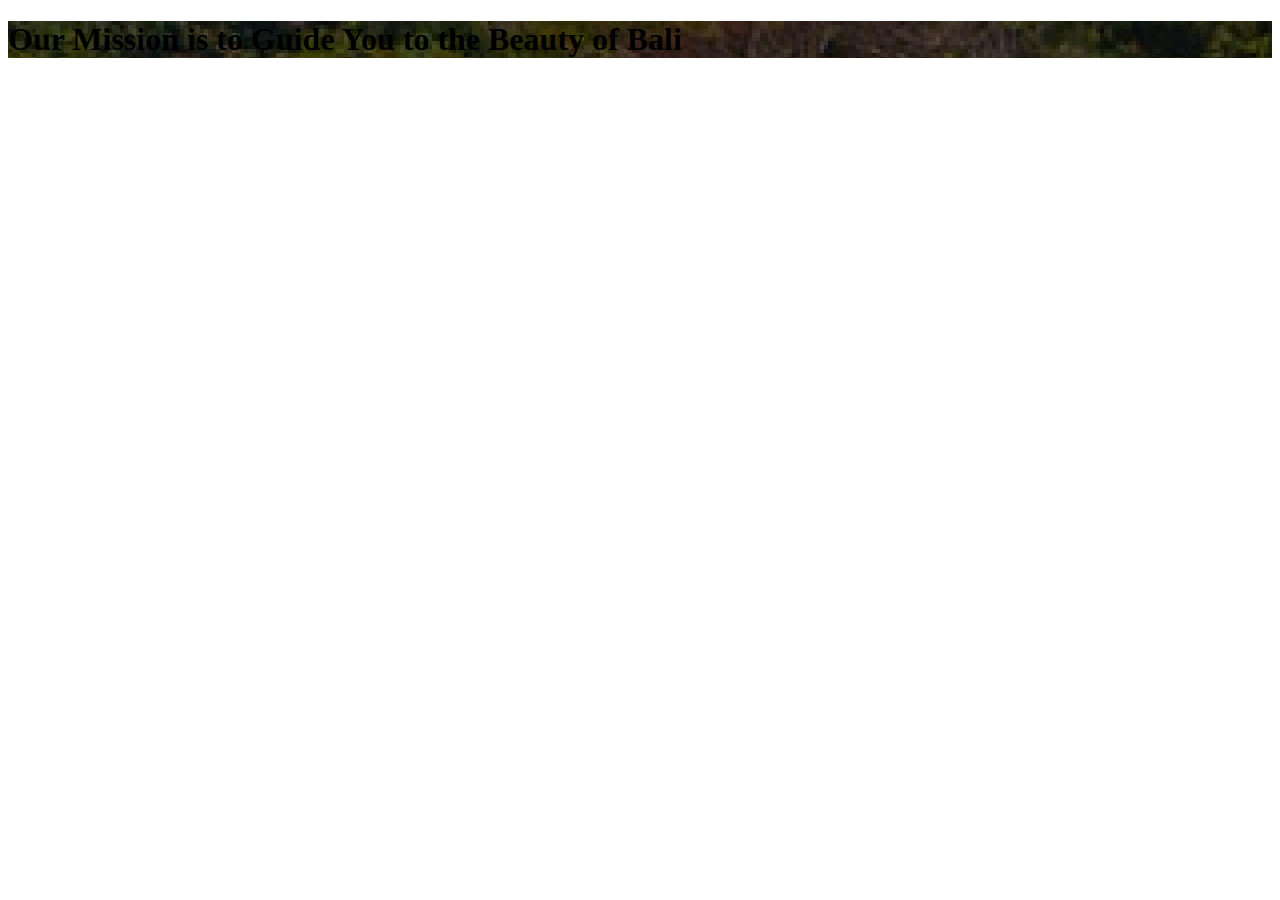
<file: about.html>
<!doctype html>
<html lang="en">
  <head>
    <!-- Required meta tags -->
    <meta charset="utf-8">
    <meta name="viewport" content="width=device-width, initial-scale=1, shrink-to-fit=no">

    <!-- Bootstrap CSS -->
    <link rel="stylesheet" href="https://cdn.jsdelivr.net/npm/bootstrap@4.6.2/dist/css/bootstrap.min.css" integrity="sha384-xOolHFLEh07PJGoPkLv1IbcEPTNtaed2xpHsD9ESMhqIYd0nLMwNLD69Npy4HI+N" crossorigin="anonymous">

    <title>Hello, world!</title>
  </head>
  <body>
  
    <!-- banner -->
    <div class="min-height-360px min-height-sm-460px min-height-lg-600px min-height-xl-770px w-100 d-flex justify-content-center align-items-center bg-cover bg-center" style="background-image: url('./web/public/images/banner2.png');">
      <div class="position-relative d-flex flex-column justify-content-center px-6 py-10 mx-auto text-white px-sm-16 py-sm-20 max-width-7xl">
          <div class="text-center">
              <h1 class="mb-2 text-center font-weight-bold font-montserrat text-40px text-sm-50px text-md-60px text-lg-70px">Our Mission is to Guide You to the Beauty of Bali</h1>
          </div>
      </div>
  </div>
    
  
  

    <script src="https://cdn.jsdelivr.net/npm/jquery@3.5.1/dist/jquery.slim.min.js" integrity="sha384-DfXdz2htPH0lsSSs5nCTpuj/zy4C+OGpamoFVy38MVBnE+IbbVYUew+OrCXaRkfj" crossorigin="anonymous"></script>
    <script src="https://cdn.jsdelivr.net/npm/bootstrap@4.6.2/dist/js/bootstrap.bundle.min.js" integrity="sha384-Fy6S3B9q64WdZWQUiU+q4/2Lc9npb8tCaSX9FK7E8HnRr0Jz8D6OP9dO5Vg3Q9ct" crossorigin="anonymous"></script>
  </body>
</html>
</file>
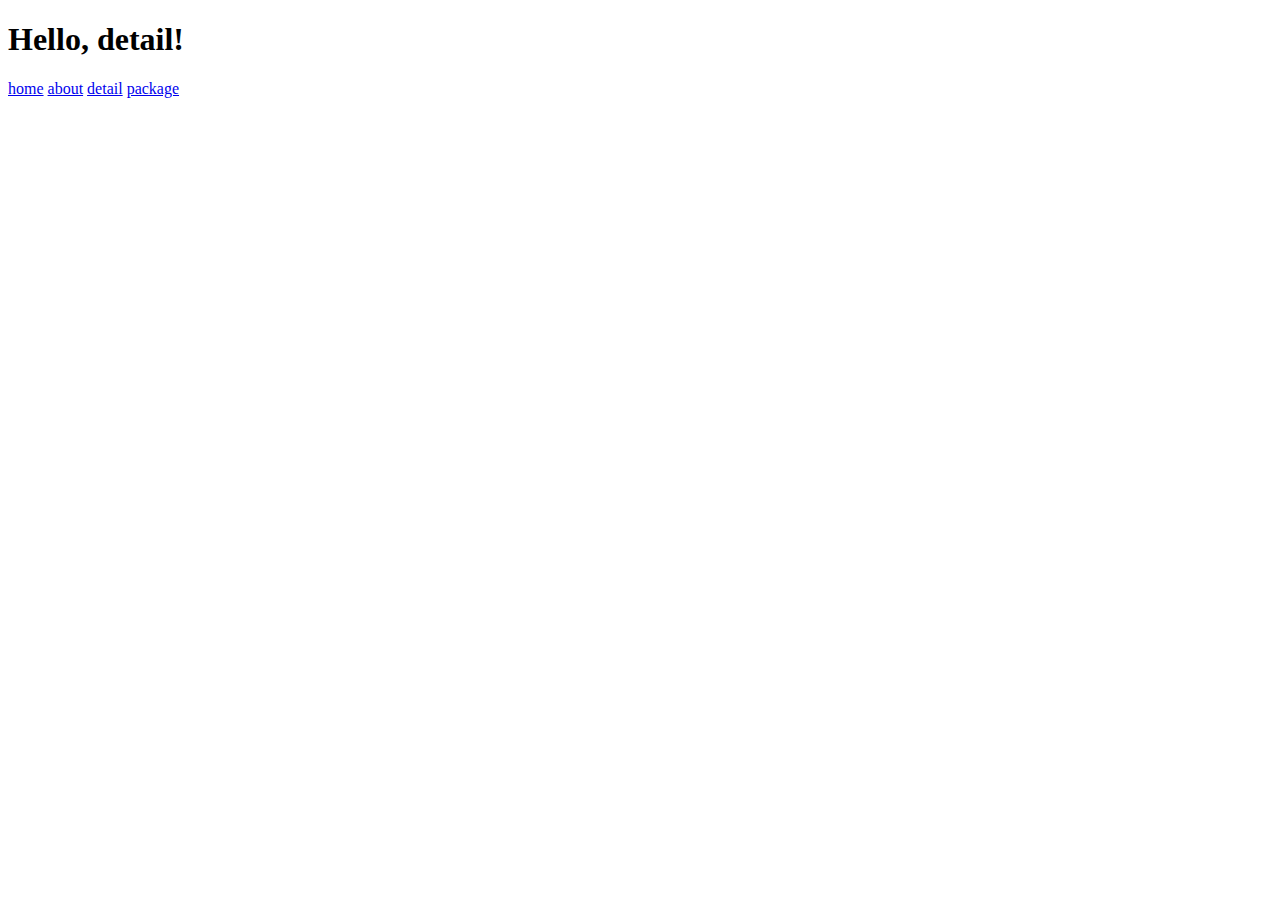
<file: detail.html>
<!doctype html>
<html lang="en">
  <head>
    <!-- Required meta tags -->
    <meta charset="utf-8">
    <meta name="viewport" content="width=device-width, initial-scale=1, shrink-to-fit=no">

    <!-- Bootstrap CSS -->
    <link rel="stylesheet" href="https://cdn.jsdelivr.net/npm/bootstrap@4.6.2/dist/css/bootstrap.min.css" integrity="sha384-xOolHFLEh07PJGoPkLv1IbcEPTNtaed2xpHsD9ESMhqIYd0nLMwNLD69Npy4HI+N" crossorigin="anonymous">

    <title>Hello, world!</title>
  </head>
  <body>
    <h1>Hello, detail!</h1>

    <a href="/">home</a>
    <a href="./web/screen/about.html">about</a>
    <a href="./web/screen/detail.html">detail</a>
    <a href="./web/screen/package.html">package</a>


    <script src="https://cdn.jsdelivr.net/npm/jquery@3.5.1/dist/jquery.slim.min.js" integrity="sha384-DfXdz2htPH0lsSSs5nCTpuj/zy4C+OGpamoFVy38MVBnE+IbbVYUew+OrCXaRkfj" crossorigin="anonymous"></script>
    <script src="https://cdn.jsdelivr.net/npm/bootstrap@4.6.2/dist/js/bootstrap.bundle.min.js" integrity="sha384-Fy6S3B9q64WdZWQUiU+q4/2Lc9npb8tCaSX9FK7E8HnRr0Jz8D6OP9dO5Vg3Q9ct" crossorigin="anonymous"></script>
  </body>
</html>
</file>
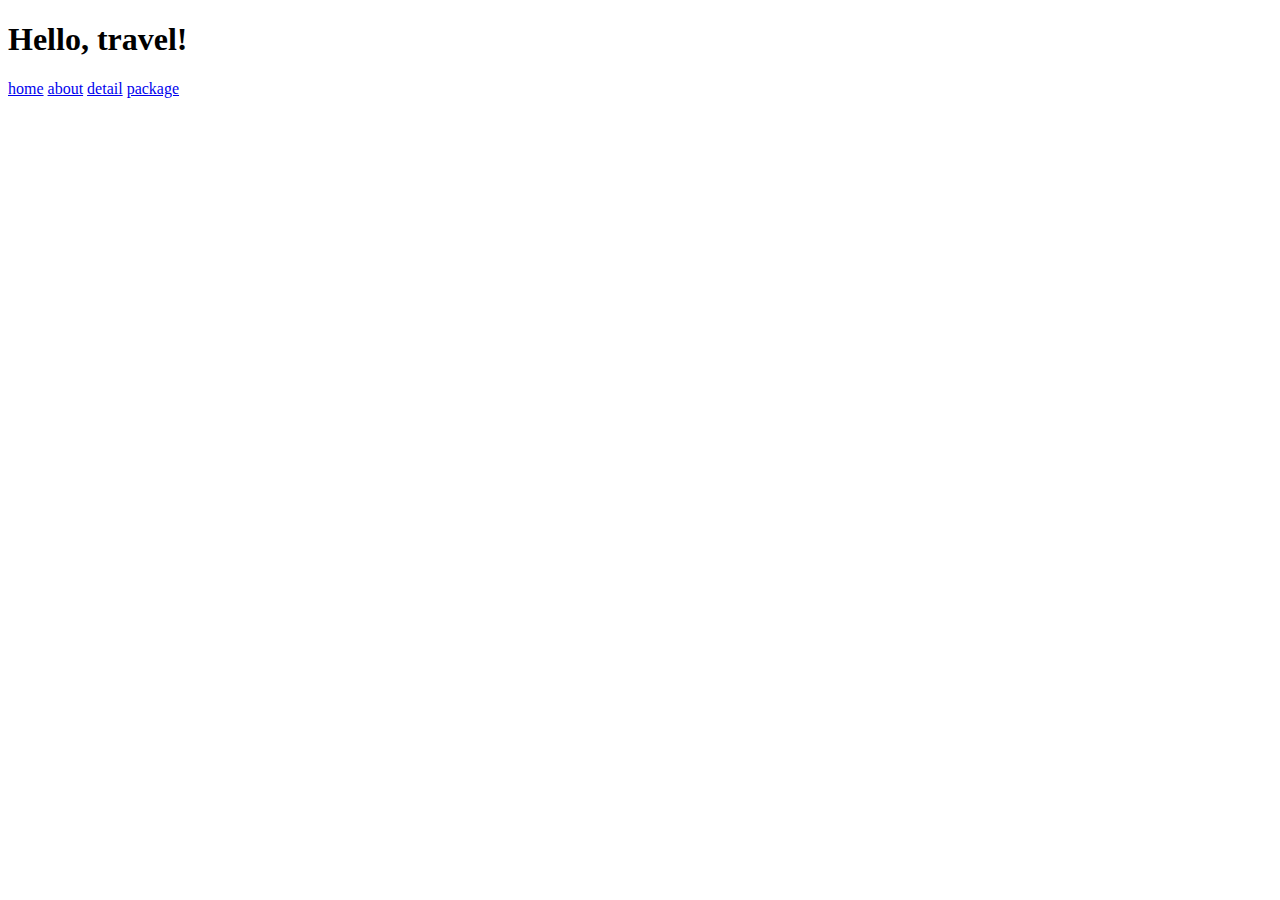
<file: package.html>
<!doctype html>
<html lang="en">
  <head>
    <!-- Required meta tags -->
    <meta charset="utf-8">
    <meta name="viewport" content="width=device-width, initial-scale=1, shrink-to-fit=no">

    <!-- Bootstrap CSS -->
    <link rel="stylesheet" href="https://cdn.jsdelivr.net/npm/bootstrap@4.6.2/dist/css/bootstrap.min.css" integrity="sha384-xOolHFLEh07PJGoPkLv1IbcEPTNtaed2xpHsD9ESMhqIYd0nLMwNLD69Npy4HI+N" crossorigin="anonymous">

    <title>Hello, world!</title>
  </head>
  <body>
    <h1>Hello, travel!</h1>

    <a href="/">home</a>
    <a href="./web/screen/about.html">about</a>
    <a href="./web/screen/detail.html">detail</a>
    <a href="./web/screen/package.html">package</a>


    <script src="https://cdn.jsdelivr.net/npm/jquery@3.5.1/dist/jquery.slim.min.js" integrity="sha384-DfXdz2htPH0lsSSs5nCTpuj/zy4C+OGpamoFVy38MVBnE+IbbVYUew+OrCXaRkfj" crossorigin="anonymous"></script>
    <script src="https://cdn.jsdelivr.net/npm/bootstrap@4.6.2/dist/js/bootstrap.bundle.min.js" integrity="sha384-Fy6S3B9q64WdZWQUiU+q4/2Lc9npb8tCaSX9FK7E8HnRr0Jz8D6OP9dO5Vg3Q9ct" crossorigin="anonymous"></script>
  </body>
</html>
</file>
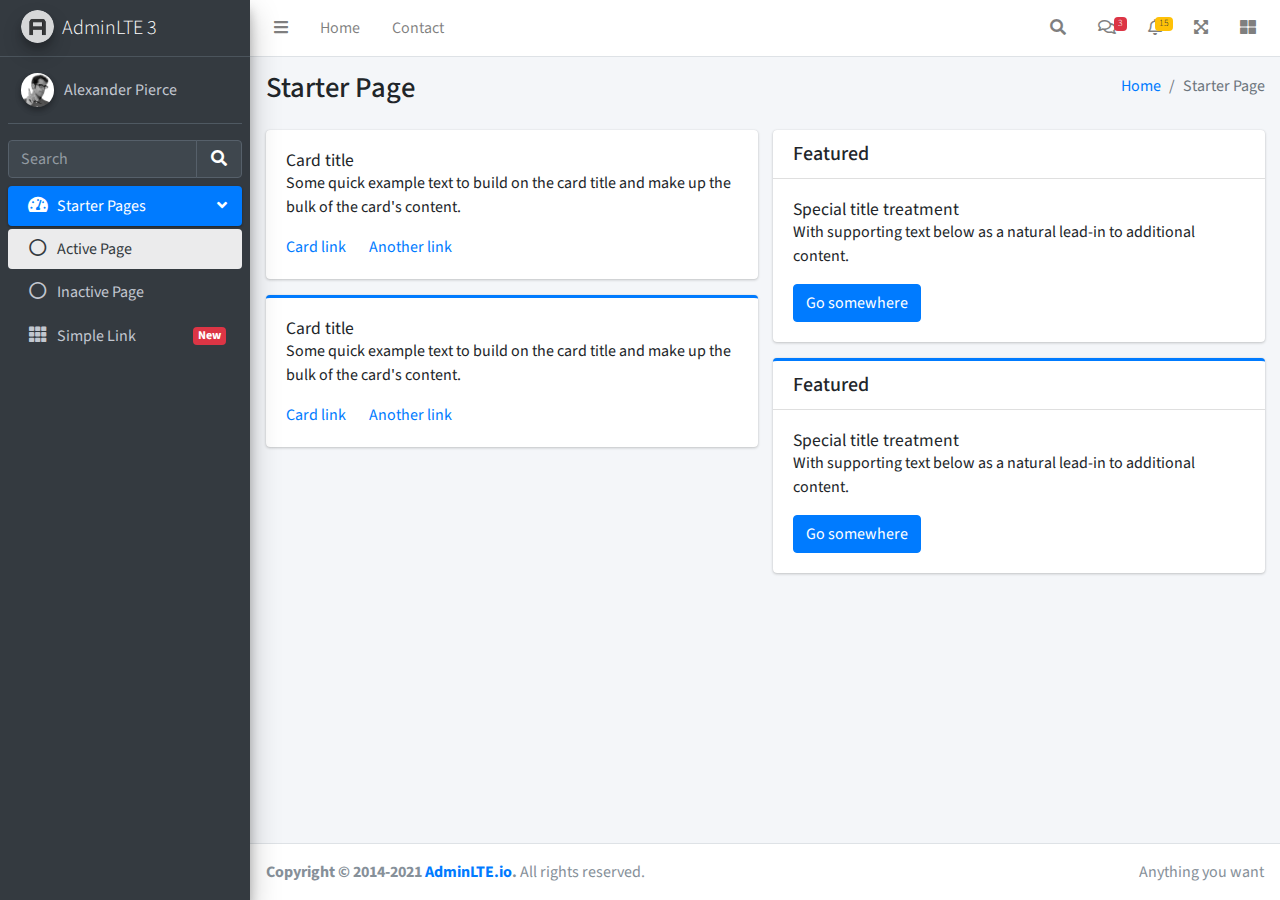
<file: admin/starter.html>
<!DOCTYPE html>
<!--
This is a starter template page. Use this page to start your new project from
scratch. This page gets rid of all links and provides the needed markup only.
-->
<html lang="en">
<head>
  <meta charset="utf-8">
  <meta name="viewport" content="width=device-width, initial-scale=1">
  <title>AdminLTE 3 | Starter</title>

  <!-- Google Font: Source Sans Pro -->
  <link rel="stylesheet" href="https://fonts.googleapis.com/css?family=Source+Sans+Pro:300,400,400i,700&display=fallback">
  <!-- Font Awesome Icons -->
  <link rel="stylesheet" href="plugins/fontawesome-free/css/all.min.css">
  <!-- Theme style -->
  <link rel="stylesheet" href="dist/css/adminlte.min.css">
</head>
<body class="hold-transition sidebar-mini">
<div class="wrapper">

  <!-- Navbar -->
  <nav class="main-header navbar navbar-expand navbar-white navbar-light">
    <!-- Left navbar links -->
    <ul class="navbar-nav">
      <li class="nav-item">
        <a class="nav-link" data-widget="pushmenu" href="#" role="button"><i class="fas fa-bars"></i></a>
      </li>
      <li class="nav-item d-none d-sm-inline-block">
        <a href="index3.html" class="nav-link">Home</a>
      </li>
      <li class="nav-item d-none d-sm-inline-block">
        <a href="#" class="nav-link">Contact</a>
      </li>
    </ul>

    <!-- Right navbar links -->
    <ul class="navbar-nav ml-auto">
      <!-- Navbar Search -->
      <li class="nav-item">
        <a class="nav-link" data-widget="navbar-search" href="#" role="button">
          <i class="fas fa-search"></i>
        </a>
        <div class="navbar-search-block">
          <form class="form-inline">
            <div class="input-group input-group-sm">
              <input class="form-control form-control-navbar" type="search" placeholder="Search" aria-label="Search">
              <div class="input-group-append">
                <button class="btn btn-navbar" type="submit">
                  <i class="fas fa-search"></i>
                </button>
                <button class="btn btn-navbar" type="button" data-widget="navbar-search">
                  <i class="fas fa-times"></i>
                </button>
              </div>
            </div>
          </form>
        </div>
      </li>

      <!-- Messages Dropdown Menu -->
      <li class="nav-item dropdown">
        <a class="nav-link" data-toggle="dropdown" href="#">
          <i class="far fa-comments"></i>
          <span class="badge badge-danger navbar-badge">3</span>
        </a>
        <div class="dropdown-menu dropdown-menu-lg dropdown-menu-right">
          <a href="#" class="dropdown-item">
            <!-- Message Start -->
            <div class="media">
              <img src="dist/img/user1-128x128.jpg" alt="User Avatar" class="img-size-50 mr-3 img-circle">
              <div class="media-body">
                <h3 class="dropdown-item-title">
                  Brad Diesel
                  <span class="float-right text-sm text-danger"><i class="fas fa-star"></i></span>
                </h3>
                <p class="text-sm">Call me whenever you can...</p>
                <p class="text-sm text-muted"><i class="far fa-clock mr-1"></i> 4 Hours Ago</p>
              </div>
            </div>
            <!-- Message End -->
          </a>
          <div class="dropdown-divider"></div>
          <a href="#" class="dropdown-item">
            <!-- Message Start -->
            <div class="media">
              <img src="dist/img/user8-128x128.jpg" alt="User Avatar" class="img-size-50 img-circle mr-3">
              <div class="media-body">
                <h3 class="dropdown-item-title">
                  John Pierce
                  <span class="float-right text-sm text-muted"><i class="fas fa-star"></i></span>
                </h3>
                <p class="text-sm">I got your message bro</p>
                <p class="text-sm text-muted"><i class="far fa-clock mr-1"></i> 4 Hours Ago</p>
              </div>
            </div>
            <!-- Message End -->
          </a>
          <div class="dropdown-divider"></div>
          <a href="#" class="dropdown-item">
            <!-- Message Start -->
            <div class="media">
              <img src="dist/img/user3-128x128.jpg" alt="User Avatar" class="img-size-50 img-circle mr-3">
              <div class="media-body">
                <h3 class="dropdown-item-title">
                  Nora Silvester
                  <span class="float-right text-sm text-warning"><i class="fas fa-star"></i></span>
                </h3>
                <p class="text-sm">The subject goes here</p>
                <p class="text-sm text-muted"><i class="far fa-clock mr-1"></i> 4 Hours Ago</p>
              </div>
            </div>
            <!-- Message End -->
          </a>
          <div class="dropdown-divider"></div>
          <a href="#" class="dropdown-item dropdown-footer">See All Messages</a>
        </div>
      </li>
      <!-- Notifications Dropdown Menu -->
      <li class="nav-item dropdown">
        <a class="nav-link" data-toggle="dropdown" href="#">
          <i class="far fa-bell"></i>
          <span class="badge badge-warning navbar-badge">15</span>
        </a>
        <div class="dropdown-menu dropdown-menu-lg dropdown-menu-right">
          <span class="dropdown-header">15 Notifications</span>
          <div class="dropdown-divider"></div>
          <a href="#" class="dropdown-item">
            <i class="fas fa-envelope mr-2"></i> 4 new messages
            <span class="float-right text-muted text-sm">3 mins</span>
          </a>
          <div class="dropdown-divider"></div>
          <a href="#" class="dropdown-item">
            <i class="fas fa-users mr-2"></i> 8 friend requests
            <span class="float-right text-muted text-sm">12 hours</span>
          </a>
          <div class="dropdown-divider"></div>
          <a href="#" class="dropdown-item">
            <i class="fas fa-file mr-2"></i> 3 new reports
            <span class="float-right text-muted text-sm">2 days</span>
          </a>
          <div class="dropdown-divider"></div>
          <a href="#" class="dropdown-item dropdown-footer">See All Notifications</a>
        </div>
      </li>
      <li class="nav-item">
        <a class="nav-link" data-widget="fullscreen" href="#" role="button">
          <i class="fas fa-expand-arrows-alt"></i>
        </a>
      </li>
      <li class="nav-item">
        <a class="nav-link" data-widget="control-sidebar" data-slide="true" href="#" role="button">
          <i class="fas fa-th-large"></i>
        </a>
      </li>
    </ul>
  </nav>
  <!-- /.navbar -->

  <!-- Main Sidebar Container -->
  <aside class="main-sidebar sidebar-dark-primary elevation-4">
    <!-- Brand Logo -->
    <a href="index3.html" class="brand-link">
      <img src="dist/img/AdminLTELogo.png" alt="AdminLTE Logo" class="brand-image img-circle elevation-3" style="opacity: .8">
      <span class="brand-text font-weight-light">AdminLTE 3</span>
    </a>

    <!-- Sidebar -->
    <div class="sidebar">
      <!-- Sidebar user panel (optional) -->
      <div class="user-panel mt-3 pb-3 mb-3 d-flex">
        <div class="image">
          <img src="dist/img/user2-160x160.jpg" class="img-circle elevation-2" alt="User Image">
        </div>
        <div class="info">
          <a href="#" class="d-block">Alexander Pierce</a>
        </div>
      </div>

      <!-- SidebarSearch Form -->
      <div class="form-inline">
        <div class="input-group" data-widget="sidebar-search">
          <input class="form-control form-control-sidebar" type="search" placeholder="Search" aria-label="Search">
          <div class="input-group-append">
            <button class="btn btn-sidebar">
              <i class="fas fa-search fa-fw"></i>
            </button>
          </div>
        </div>
      </div>

      <!-- Sidebar Menu -->
      <nav class="mt-2">
        <ul class="nav nav-pills nav-sidebar flex-column" data-widget="treeview" role="menu" data-accordion="false">
          <!-- Add icons to the links using the .nav-icon class
               with font-awesome or any other icon font library -->
          <li class="nav-item menu-open">
            <a href="#" class="nav-link active">
              <i class="nav-icon fas fa-tachometer-alt"></i>
              <p>
                Starter Pages
                <i class="right fas fa-angle-left"></i>
              </p>
            </a>
            <ul class="nav nav-treeview">
              <li class="nav-item">
                <a href="#" class="nav-link active">
                  <i class="far fa-circle nav-icon"></i>
                  <p>Active Page</p>
                </a>
              </li>
              <li class="nav-item">
                <a href="#" class="nav-link">
                  <i class="far fa-circle nav-icon"></i>
                  <p>Inactive Page</p>
                </a>
              </li>
            </ul>
          </li>
          <li class="nav-item">
            <a href="#" class="nav-link">
              <i class="nav-icon fas fa-th"></i>
              <p>
                Simple Link
                <span class="right badge badge-danger">New</span>
              </p>
            </a>
          </li>
        </ul>
      </nav>
      <!-- /.sidebar-menu -->
    </div>
    <!-- /.sidebar -->
  </aside>

  <!-- Content Wrapper. Contains page content -->
  <div class="content-wrapper">
    <!-- Content Header (Page header) -->
    <div class="content-header">
      <div class="container-fluid">
        <div class="row mb-2">
          <div class="col-sm-6">
            <h1 class="m-0">Starter Page</h1>
          </div><!-- /.col -->
          <div class="col-sm-6">
            <ol class="breadcrumb float-sm-right">
              <li class="breadcrumb-item"><a href="#">Home</a></li>
              <li class="breadcrumb-item active">Starter Page</li>
            </ol>
          </div><!-- /.col -->
        </div><!-- /.row -->
      </div><!-- /.container-fluid -->
    </div>
    <!-- /.content-header -->

    <!-- Main content -->
    <div class="content">
      <div class="container-fluid">
        <div class="row">
          <div class="col-lg-6">
            <div class="card">
              <div class="card-body">
                <h5 class="card-title">Card title</h5>

                <p class="card-text">
                  Some quick example text to build on the card title and make up the bulk of the card's
                  content.
                </p>

                <a href="#" class="card-link">Card link</a>
                <a href="#" class="card-link">Another link</a>
              </div>
            </div>

            <div class="card card-primary card-outline">
              <div class="card-body">
                <h5 class="card-title">Card title</h5>

                <p class="card-text">
                  Some quick example text to build on the card title and make up the bulk of the card's
                  content.
                </p>
                <a href="#" class="card-link">Card link</a>
                <a href="#" class="card-link">Another link</a>
              </div>
            </div><!-- /.card -->
          </div>
          <!-- /.col-md-6 -->
          <div class="col-lg-6">
            <div class="card">
              <div class="card-header">
                <h5 class="m-0">Featured</h5>
              </div>
              <div class="card-body">
                <h6 class="card-title">Special title treatment</h6>

                <p class="card-text">With supporting text below as a natural lead-in to additional content.</p>
                <a href="#" class="btn btn-primary">Go somewhere</a>
              </div>
            </div>

            <div class="card card-primary card-outline">
              <div class="card-header">
                <h5 class="m-0">Featured</h5>
              </div>
              <div class="card-body">
                <h6 class="card-title">Special title treatment</h6>

                <p class="card-text">With supporting text below as a natural lead-in to additional content.</p>
                <a href="#" class="btn btn-primary">Go somewhere</a>
              </div>
            </div>
          </div>
          <!-- /.col-md-6 -->
        </div>
        <!-- /.row -->
      </div><!-- /.container-fluid -->
    </div>
    <!-- /.content -->
  </div>
  <!-- /.content-wrapper -->

  <!-- Control Sidebar -->
  <aside class="control-sidebar control-sidebar-dark">
    <!-- Control sidebar content goes here -->
    <div class="p-3">
      <h5>Title</h5>
      <p>Sidebar content</p>
    </div>
  </aside>
  <!-- /.control-sidebar -->

  <!-- Main Footer -->
  <footer class="main-footer">
    <!-- To the right -->
    <div class="float-right d-none d-sm-inline">
      Anything you want
    </div>
    <!-- Default to the left -->
    <strong>Copyright &copy; 2014-2021 <a href="https://adminlte.io">AdminLTE.io</a>.</strong> All rights reserved.
  </footer>
</div>
<!-- ./wrapper -->

<!-- REQUIRED SCRIPTS -->

<!-- jQuery -->
<script src="plugins/jquery/jquery.min.js"></script>
<!-- Bootstrap 4 -->
<script src="plugins/bootstrap/js/bootstrap.bundle.min.js"></script>
<!-- AdminLTE App -->
<script src="dist/js/adminlte.min.js"></script>
</body>
</html>
</file>
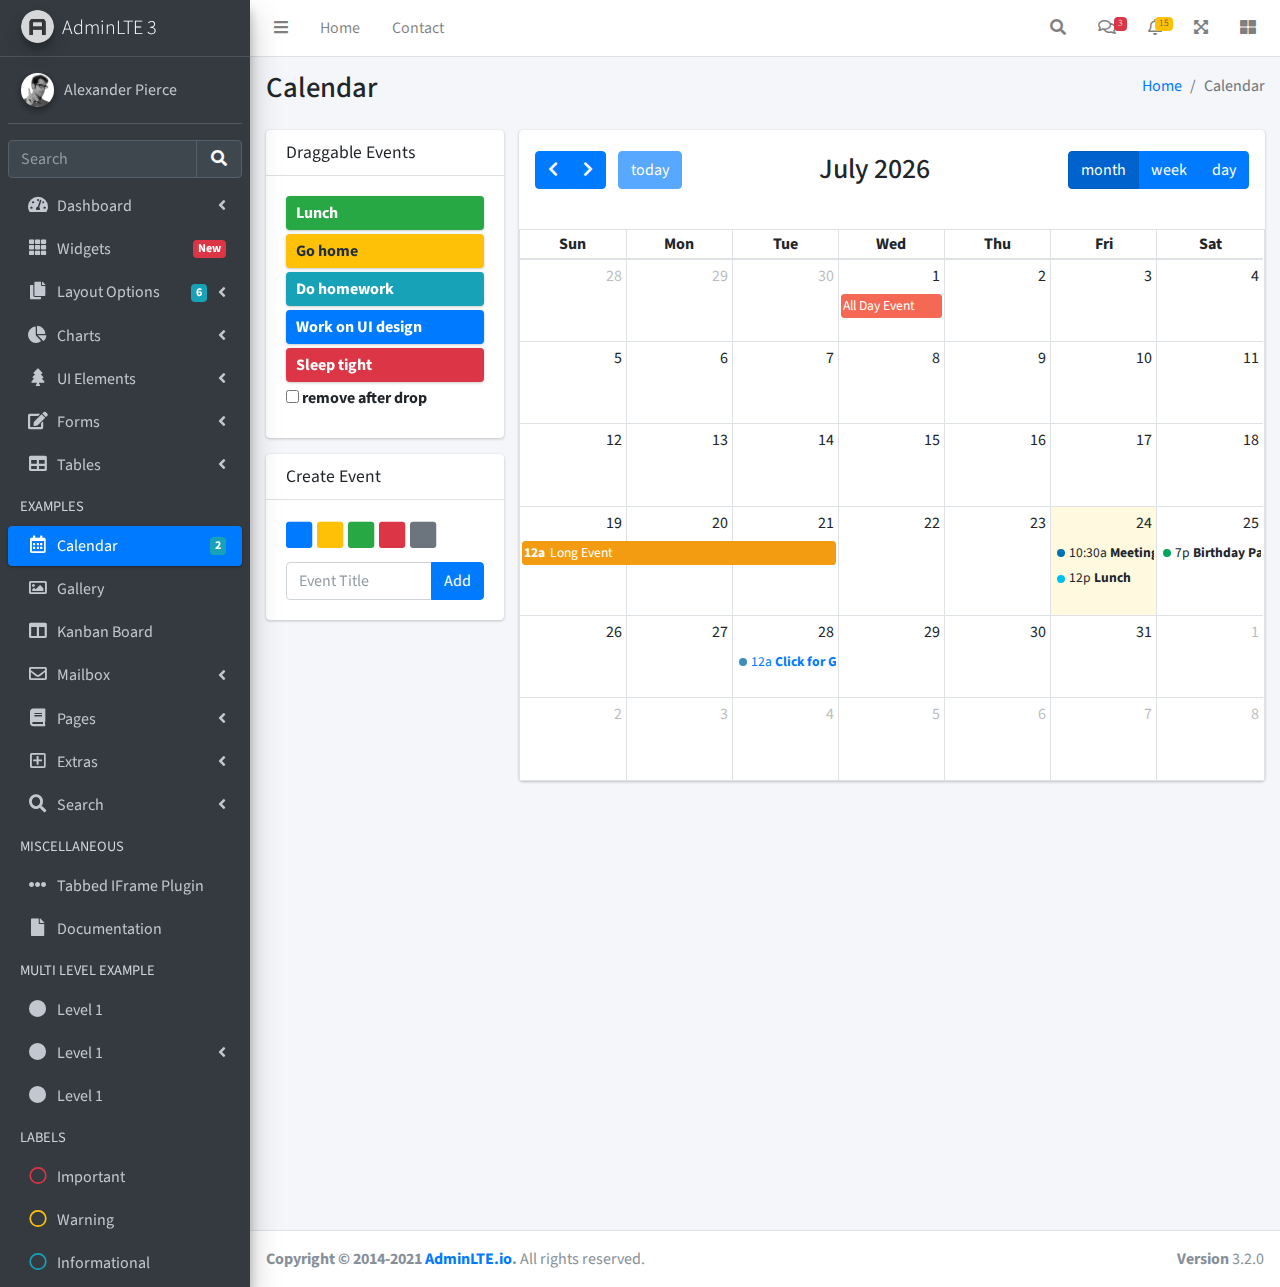
<file: admin/pages/calendar.html>
<!DOCTYPE html>
<html lang="en">
<head>
  <meta charset="utf-8">
  <meta name="viewport" content="width=device-width, initial-scale=1">
  <title>AdminLTE 3 | Calendar</title>

  <!-- Google Font: Source Sans Pro -->
  <link rel="stylesheet" href="https://fonts.googleapis.com/css?family=Source+Sans+Pro:300,400,400i,700&display=fallback">
  <!-- Font Awesome -->
  <link rel="stylesheet" href="../plugins/fontawesome-free/css/all.min.css">
  <!-- fullCalendar -->
  <link rel="stylesheet" href="../plugins/fullcalendar/main.css">
  <!-- Theme style -->
  <link rel="stylesheet" href="../dist/css/adminlte.min.css">
</head>
<body class="hold-transition sidebar-mini">
<div class="wrapper">
  <!-- Navbar -->
  <nav class="main-header navbar navbar-expand navbar-white navbar-light">
    <!-- Left navbar links -->
    <ul class="navbar-nav">
      <li class="nav-item">
        <a class="nav-link" data-widget="pushmenu" href="#" role="button"><i class="fas fa-bars"></i></a>
      </li>
      <li class="nav-item d-none d-sm-inline-block">
        <a href="../index3.html" class="nav-link">Home</a>
      </li>
      <li class="nav-item d-none d-sm-inline-block">
        <a href="#" class="nav-link">Contact</a>
      </li>
    </ul>

    <!-- Right navbar links -->
    <ul class="navbar-nav ml-auto">
      <!-- Navbar Search -->
      <li class="nav-item">
        <a class="nav-link" data-widget="navbar-search" href="#" role="button">
          <i class="fas fa-search"></i>
        </a>
        <div class="navbar-search-block">
          <form class="form-inline">
            <div class="input-group input-group-sm">
              <input class="form-control form-control-navbar" type="search" placeholder="Search" aria-label="Search">
              <div class="input-group-append">
                <button class="btn btn-navbar" type="submit">
                  <i class="fas fa-search"></i>
                </button>
                <button class="btn btn-navbar" type="button" data-widget="navbar-search">
                  <i class="fas fa-times"></i>
                </button>
              </div>
            </div>
          </form>
        </div>
      </li>

      <!-- Messages Dropdown Menu -->
      <li class="nav-item dropdown">
        <a class="nav-link" data-toggle="dropdown" href="#">
          <i class="far fa-comments"></i>
          <span class="badge badge-danger navbar-badge">3</span>
        </a>
        <div class="dropdown-menu dropdown-menu-lg dropdown-menu-right">
          <a href="#" class="dropdown-item">
            <!-- Message Start -->
            <div class="media">
              <img src="../dist/img/user1-128x128.jpg" alt="User Avatar" class="img-size-50 mr-3 img-circle">
              <div class="media-body">
                <h3 class="dropdown-item-title">
                  Brad Diesel
                  <span class="float-right text-sm text-danger"><i class="fas fa-star"></i></span>
                </h3>
                <p class="text-sm">Call me whenever you can...</p>
                <p class="text-sm text-muted"><i class="far fa-clock mr-1"></i> 4 Hours Ago</p>
              </div>
            </div>
            <!-- Message End -->
          </a>
          <div class="dropdown-divider"></div>
          <a href="#" class="dropdown-item">
            <!-- Message Start -->
            <div class="media">
              <img src="../dist/img/user8-128x128.jpg" alt="User Avatar" class="img-size-50 img-circle mr-3">
              <div class="media-body">
                <h3 class="dropdown-item-title">
                  John Pierce
                  <span class="float-right text-sm text-muted"><i class="fas fa-star"></i></span>
                </h3>
                <p class="text-sm">I got your message bro</p>
                <p class="text-sm text-muted"><i class="far fa-clock mr-1"></i> 4 Hours Ago</p>
              </div>
            </div>
            <!-- Message End -->
          </a>
          <div class="dropdown-divider"></div>
          <a href="#" class="dropdown-item">
            <!-- Message Start -->
            <div class="media">
              <img src="../dist/img/user3-128x128.jpg" alt="User Avatar" class="img-size-50 img-circle mr-3">
              <div class="media-body">
                <h3 class="dropdown-item-title">
                  Nora Silvester
                  <span class="float-right text-sm text-warning"><i class="fas fa-star"></i></span>
                </h3>
                <p class="text-sm">The subject goes here</p>
                <p class="text-sm text-muted"><i class="far fa-clock mr-1"></i> 4 Hours Ago</p>
              </div>
            </div>
            <!-- Message End -->
          </a>
          <div class="dropdown-divider"></div>
          <a href="#" class="dropdown-item dropdown-footer">See All Messages</a>
        </div>
      </li>
      <!-- Notifications Dropdown Menu -->
      <li class="nav-item dropdown">
        <a class="nav-link" data-toggle="dropdown" href="#">
          <i class="far fa-bell"></i>
          <span class="badge badge-warning navbar-badge">15</span>
        </a>
        <div class="dropdown-menu dropdown-menu-lg dropdown-menu-right">
          <span class="dropdown-item dropdown-header">15 Notifications</span>
          <div class="dropdown-divider"></div>
          <a href="#" class="dropdown-item">
            <i class="fas fa-envelope mr-2"></i> 4 new messages
            <span class="float-right text-muted text-sm">3 mins</span>
          </a>
          <div class="dropdown-divider"></div>
          <a href="#" class="dropdown-item">
            <i class="fas fa-users mr-2"></i> 8 friend requests
            <span class="float-right text-muted text-sm">12 hours</span>
          </a>
          <div class="dropdown-divider"></div>
          <a href="#" class="dropdown-item">
            <i class="fas fa-file mr-2"></i> 3 new reports
            <span class="float-right text-muted text-sm">2 days</span>
          </a>
          <div class="dropdown-divider"></div>
          <a href="#" class="dropdown-item dropdown-footer">See All Notifications</a>
        </div>
      </li>
      <li class="nav-item">
        <a class="nav-link" data-widget="fullscreen" href="#" role="button">
          <i class="fas fa-expand-arrows-alt"></i>
        </a>
      </li>
      <li class="nav-item">
        <a class="nav-link" data-widget="control-sidebar" data-slide="true" href="#" role="button">
          <i class="fas fa-th-large"></i>
        </a>
      </li>
    </ul>
  </nav>
  <!-- /.navbar -->

  <!-- Main Sidebar Container -->
  <aside class="main-sidebar sidebar-dark-primary elevation-4">
    <!-- Brand Logo -->
    <a href="../index3.html" class="brand-link">
      <img src="../dist/img/AdminLTELogo.png" alt="AdminLTE Logo" class="brand-image img-circle elevation-3" style="opacity: .8">
      <span class="brand-text font-weight-light">AdminLTE 3</span>
    </a>

    <!-- Sidebar -->
    <div class="sidebar">
      <!-- Sidebar user panel (optional) -->
      <div class="user-panel mt-3 pb-3 mb-3 d-flex">
        <div class="image">
          <img src="../dist/img/user2-160x160.jpg" class="img-circle elevation-2" alt="User Image">
        </div>
        <div class="info">
          <a href="#" class="d-block">Alexander Pierce</a>
        </div>
      </div>

      <!-- SidebarSearch Form -->
      <div class="form-inline">
        <div class="input-group" data-widget="sidebar-search">
          <input class="form-control form-control-sidebar" type="search" placeholder="Search" aria-label="Search">
          <div class="input-group-append">
            <button class="btn btn-sidebar">
              <i class="fas fa-search fa-fw"></i>
            </button>
          </div>
        </div>
      </div>

      <!-- Sidebar Menu -->
      <nav class="mt-2">
        <ul class="nav nav-pills nav-sidebar flex-column" data-widget="treeview" role="menu" data-accordion="false">
          <!-- Add icons to the links using the .nav-icon class
               with font-awesome or any other icon font library -->
          <li class="nav-item">
            <a href="#" class="nav-link">
              <i class="nav-icon fas fa-tachometer-alt"></i>
              <p>
                Dashboard
                <i class="right fas fa-angle-left"></i>
              </p>
            </a>
            <ul class="nav nav-treeview">
              <li class="nav-item">
                <a href="../index.html" class="nav-link">
                  <i class="far fa-circle nav-icon"></i>
                  <p>Dashboard v1</p>
                </a>
              </li>
              <li class="nav-item">
                <a href="../index2.html" class="nav-link">
                  <i class="far fa-circle nav-icon"></i>
                  <p>Dashboard v2</p>
                </a>
              </li>
              <li class="nav-item">
                <a href="../index3.html" class="nav-link">
                  <i class="far fa-circle nav-icon"></i>
                  <p>Dashboard v3</p>
                </a>
              </li>
            </ul>
          </li>
          <li class="nav-item">
            <a href="widgets.html" class="nav-link">
              <i class="nav-icon fas fa-th"></i>
              <p>
                Widgets
                <span class="right badge badge-danger">New</span>
              </p>
            </a>
          </li>
          <li class="nav-item">
            <a href="#" class="nav-link">
              <i class="nav-icon fas fa-copy"></i>
              <p>
                Layout Options
                <i class="fas fa-angle-left right"></i>
                <span class="badge badge-info right">6</span>
              </p>
            </a>
            <ul class="nav nav-treeview">
              <li class="nav-item">
                <a href="layout/top-nav.html" class="nav-link">
                  <i class="far fa-circle nav-icon"></i>
                  <p>Top Navigation</p>
                </a>
              </li>
              <li class="nav-item">
                <a href="layout/top-nav-sidebar.html" class="nav-link">
                  <i class="far fa-circle nav-icon"></i>
                  <p>Top Navigation + Sidebar</p>
                </a>
              </li>
              <li class="nav-item">
                <a href="layout/boxed.html" class="nav-link">
                  <i class="far fa-circle nav-icon"></i>
                  <p>Boxed</p>
                </a>
              </li>
              <li class="nav-item">
                <a href="layout/fixed-sidebar.html" class="nav-link">
                  <i class="far fa-circle nav-icon"></i>
                  <p>Fixed Sidebar</p>
                </a>
              </li>
              <li class="nav-item">
                <a href="layout/fixed-sidebar-custom.html" class="nav-link">
                  <i class="far fa-circle nav-icon"></i>
                  <p>Fixed Sidebar <small>+ Custom Area</small></p>
                </a>
              </li>
              <li class="nav-item">
                <a href="layout/fixed-topnav.html" class="nav-link">
                  <i class="far fa-circle nav-icon"></i>
                  <p>Fixed Navbar</p>
                </a>
              </li>
              <li class="nav-item">
                <a href="layout/fixed-footer.html" class="nav-link">
                  <i class="far fa-circle nav-icon"></i>
                  <p>Fixed Footer</p>
                </a>
              </li>
              <li class="nav-item">
                <a href="layout/collapsed-sidebar.html" class="nav-link">
                  <i class="far fa-circle nav-icon"></i>
                  <p>Collapsed Sidebar</p>
                </a>
              </li>
            </ul>
          </li>
          <li class="nav-item">
            <a href="#" class="nav-link">
              <i class="nav-icon fas fa-chart-pie"></i>
              <p>
                Charts
                <i class="right fas fa-angle-left"></i>
              </p>
            </a>
            <ul class="nav nav-treeview">
              <li class="nav-item">
                <a href="charts/chartjs.html" class="nav-link">
                  <i class="far fa-circle nav-icon"></i>
                  <p>ChartJS</p>
                </a>
              </li>
              <li class="nav-item">
                <a href="charts/flot.html" class="nav-link">
                  <i class="far fa-circle nav-icon"></i>
                  <p>Flot</p>
                </a>
              </li>
              <li class="nav-item">
                <a href="charts/inline.html" class="nav-link">
                  <i class="far fa-circle nav-icon"></i>
                  <p>Inline</p>
                </a>
              </li>
              <li class="nav-item">
                <a href="charts/uplot.html" class="nav-link">
                  <i class="far fa-circle nav-icon"></i>
                  <p>uPlot</p>
                </a>
              </li>
            </ul>
          </li>
          <li class="nav-item">
            <a href="#" class="nav-link">
              <i class="nav-icon fas fa-tree"></i>
              <p>
                UI Elements
                <i class="fas fa-angle-left right"></i>
              </p>
            </a>
            <ul class="nav nav-treeview">
              <li class="nav-item">
                <a href="UI/general.html" class="nav-link">
                  <i class="far fa-circle nav-icon"></i>
                  <p>General</p>
                </a>
              </li>
              <li class="nav-item">
                <a href="UI/icons.html" class="nav-link">
                  <i class="far fa-circle nav-icon"></i>
                  <p>Icons</p>
                </a>
              </li>
              <li class="nav-item">
                <a href="UI/buttons.html" class="nav-link">
                  <i class="far fa-circle nav-icon"></i>
                  <p>Buttons</p>
                </a>
              </li>
              <li class="nav-item">
                <a href="UI/sliders.html" class="nav-link">
                  <i class="far fa-circle nav-icon"></i>
                  <p>Sliders</p>
                </a>
              </li>
              <li class="nav-item">
                <a href="UI/modals.html" class="nav-link">
                  <i class="far fa-circle nav-icon"></i>
                  <p>Modals & Alerts</p>
                </a>
              </li>
              <li class="nav-item">
                <a href="UI/navbar.html" class="nav-link">
                  <i class="far fa-circle nav-icon"></i>
                  <p>Navbar & Tabs</p>
                </a>
              </li>
              <li class="nav-item">
                <a href="UI/timeline.html" class="nav-link">
                  <i class="far fa-circle nav-icon"></i>
                  <p>Timeline</p>
                </a>
              </li>
              <li class="nav-item">
                <a href="UI/ribbons.html" class="nav-link">
                  <i class="far fa-circle nav-icon"></i>
                  <p>Ribbons</p>
                </a>
              </li>
            </ul>
          </li>
          <li class="nav-item">
            <a href="#" class="nav-link">
              <i class="nav-icon fas fa-edit"></i>
              <p>
                Forms
                <i class="fas fa-angle-left right"></i>
              </p>
            </a>
            <ul class="nav nav-treeview">
              <li class="nav-item">
                <a href="forms/general.html" class="nav-link">
                  <i class="far fa-circle nav-icon"></i>
                  <p>General Elements</p>
                </a>
              </li>
              <li class="nav-item">
                <a href="forms/advanced.html" class="nav-link">
                  <i class="far fa-circle nav-icon"></i>
                  <p>Advanced Elements</p>
                </a>
              </li>
              <li class="nav-item">
                <a href="forms/editors.html" class="nav-link">
                  <i class="far fa-circle nav-icon"></i>
                  <p>Editors</p>
                </a>
              </li>
              <li class="nav-item">
                <a href="forms/validation.html" class="nav-link">
                  <i class="far fa-circle nav-icon"></i>
                  <p>Validation</p>
                </a>
              </li>
            </ul>
          </li>
          <li class="nav-item">
            <a href="#" class="nav-link">
              <i class="nav-icon fas fa-table"></i>
              <p>
                Tables
                <i class="fas fa-angle-left right"></i>
              </p>
            </a>
            <ul class="nav nav-treeview">
              <li class="nav-item">
                <a href="tables/simple.html" class="nav-link">
                  <i class="far fa-circle nav-icon"></i>
                  <p>Simple Tables</p>
                </a>
              </li>
              <li class="nav-item">
                <a href="tables/data.html" class="nav-link">
                  <i class="far fa-circle nav-icon"></i>
                  <p>DataTables</p>
                </a>
              </li>
              <li class="nav-item">
                <a href="tables/jsgrid.html" class="nav-link">
                  <i class="far fa-circle nav-icon"></i>
                  <p>jsGrid</p>
                </a>
              </li>
            </ul>
          </li>
          <li class="nav-header">EXAMPLES</li>
          <li class="nav-item">
            <a href="calendar.html" class="nav-link active">
              <i class="nav-icon far fa-calendar-alt"></i>
              <p>
                Calendar
                <span class="badge badge-info right">2</span>
              </p>
            </a>
          </li>
          <li class="nav-item">
            <a href="gallery.html" class="nav-link">
              <i class="nav-icon far fa-image"></i>
              <p>
                Gallery
              </p>
            </a>
          </li>
          <li class="nav-item">
            <a href="kanban.html" class="nav-link">
              <i class="nav-icon fas fa-columns"></i>
              <p>
                Kanban Board
              </p>
            </a>
          </li>
          <li class="nav-item">
            <a href="#" class="nav-link">
              <i class="nav-icon far fa-envelope"></i>
              <p>
                Mailbox
                <i class="fas fa-angle-left right"></i>
              </p>
            </a>
            <ul class="nav nav-treeview">
              <li class="nav-item">
                <a href="mailbox/mailbox.html" class="nav-link">
                  <i class="far fa-circle nav-icon"></i>
                  <p>Inbox</p>
                </a>
              </li>
              <li class="nav-item">
                <a href="mailbox/compose.html" class="nav-link">
                  <i class="far fa-circle nav-icon"></i>
                  <p>Compose</p>
                </a>
              </li>
              <li class="nav-item">
                <a href="mailbox/read-mail.html" class="nav-link">
                  <i class="far fa-circle nav-icon"></i>
                  <p>Read</p>
                </a>
              </li>
            </ul>
          </li>
          <li class="nav-item">
            <a href="#" class="nav-link">
              <i class="nav-icon fas fa-book"></i>
              <p>
                Pages
                <i class="fas fa-angle-left right"></i>
              </p>
            </a>
            <ul class="nav nav-treeview">
              <li class="nav-item">
                <a href="examples/invoice.html" class="nav-link">
                  <i class="far fa-circle nav-icon"></i>
                  <p>Invoice</p>
                </a>
              </li>
              <li class="nav-item">
                <a href="examples/profile.html" class="nav-link">
                  <i class="far fa-circle nav-icon"></i>
                  <p>Profile</p>
                </a>
              </li>
              <li class="nav-item">
                <a href="examples/e-commerce.html" class="nav-link">
                  <i class="far fa-circle nav-icon"></i>
                  <p>E-commerce</p>
                </a>
              </li>
              <li class="nav-item">
                <a href="examples/projects.html" class="nav-link">
                  <i class="far fa-circle nav-icon"></i>
                  <p>Projects</p>
                </a>
              </li>
              <li class="nav-item">
                <a href="examples/project-add.html" class="nav-link">
                  <i class="far fa-circle nav-icon"></i>
                  <p>Project Add</p>
                </a>
              </li>
              <li class="nav-item">
                <a href="examples/project-edit.html" class="nav-link">
                  <i class="far fa-circle nav-icon"></i>
                  <p>Project Edit</p>
                </a>
              </li>
              <li class="nav-item">
                <a href="examples/project-detail.html" class="nav-link">
                  <i class="far fa-circle nav-icon"></i>
                  <p>Project Detail</p>
                </a>
              </li>
              <li class="nav-item">
                <a href="examples/contacts.html" class="nav-link">
                  <i class="far fa-circle nav-icon"></i>
                  <p>Contacts</p>
                </a>
              </li>
              <li class="nav-item">
                <a href="examples/faq.html" class="nav-link">
                  <i class="far fa-circle nav-icon"></i>
                  <p>FAQ</p>
                </a>
              </li>
              <li class="nav-item">
                <a href="examples/contact-us.html" class="nav-link">
                  <i class="far fa-circle nav-icon"></i>
                  <p>Contact us</p>
                </a>
              </li>
            </ul>
          </li>
          <li class="nav-item">
            <a href="#" class="nav-link">
              <i class="nav-icon far fa-plus-square"></i>
              <p>
                Extras
                <i class="fas fa-angle-left right"></i>
              </p>
            </a>
            <ul class="nav nav-treeview">
              <li class="nav-item">
                <a href="#" class="nav-link">
                  <i class="far fa-circle nav-icon"></i>
                  <p>
                    Login & Register v1
                    <i class="fas fa-angle-left right"></i>
                  </p>
                </a>
                <ul class="nav nav-treeview">
                  <li class="nav-item">
                    <a href="examples/login.html" class="nav-link">
                      <i class="far fa-circle nav-icon"></i>
                      <p>Login v1</p>
                    </a>
                  </li>
                  <li class="nav-item">
                    <a href="examples/register.html" class="nav-link">
                      <i class="far fa-circle nav-icon"></i>
                      <p>Register v1</p>
                    </a>
                  </li>
                  <li class="nav-item">
                    <a href="examples/forgot-password.html" class="nav-link">
                      <i class="far fa-circle nav-icon"></i>
                      <p>Forgot Password v1</p>
                    </a>
                  </li>
                  <li class="nav-item">
                    <a href="examples/recover-password.html" class="nav-link">
                      <i class="far fa-circle nav-icon"></i>
                      <p>Recover Password v1</p>
                    </a>
                  </li>
                </ul>
              </li>
              <li class="nav-item">
                <a href="#" class="nav-link">
                  <i class="far fa-circle nav-icon"></i>
                  <p>
                    Login & Register v2
                    <i class="fas fa-angle-left right"></i>
                  </p>
                </a>
                <ul class="nav nav-treeview">
                  <li class="nav-item">
                    <a href="examples/login-v2.html" class="nav-link">
                      <i class="far fa-circle nav-icon"></i>
                      <p>Login v2</p>
                    </a>
                  </li>
                  <li class="nav-item">
                    <a href="examples/register-v2.html" class="nav-link">
                      <i class="far fa-circle nav-icon"></i>
                      <p>Register v2</p>
                    </a>
                  </li>
                  <li class="nav-item">
                    <a href="examples/forgot-password-v2.html" class="nav-link">
                      <i class="far fa-circle nav-icon"></i>
                      <p>Forgot Password v2</p>
                    </a>
                  </li>
                  <li class="nav-item">
                    <a href="examples/recover-password-v2.html" class="nav-link">
                      <i class="far fa-circle nav-icon"></i>
                      <p>Recover Password v2</p>
                    </a>
                  </li>
                </ul>
              </li>
              <li class="nav-item">
                <a href="examples/lockscreen.html" class="nav-link">
                  <i class="far fa-circle nav-icon"></i>
                  <p>Lockscreen</p>
                </a>
              </li>
              <li class="nav-item">
                <a href="examples/legacy-user-menu.html" class="nav-link">
                  <i class="far fa-circle nav-icon"></i>
                  <p>Legacy User Menu</p>
                </a>
              </li>
              <li class="nav-item">
                <a href="examples/language-menu.html" class="nav-link">
                  <i class="far fa-circle nav-icon"></i>
                  <p>Language Menu</p>
                </a>
              </li>
              <li class="nav-item">
                <a href="examples/404.html" class="nav-link">
                  <i class="far fa-circle nav-icon"></i>
                  <p>Error 404</p>
                </a>
              </li>
              <li class="nav-item">
                <a href="examples/500.html" class="nav-link">
                  <i class="far fa-circle nav-icon"></i>
                  <p>Error 500</p>
                </a>
              </li>
              <li class="nav-item">
                <a href="examples/pace.html" class="nav-link">
                  <i class="far fa-circle nav-icon"></i>
                  <p>Pace</p>
                </a>
              </li>
              <li class="nav-item">
                <a href="examples/blank.html" class="nav-link">
                  <i class="far fa-circle nav-icon"></i>
                  <p>Blank Page</p>
                </a>
              </li>
              <li class="nav-item">
                <a href="../starter.html" class="nav-link">
                  <i class="far fa-circle nav-icon"></i>
                  <p>Starter Page</p>
                </a>
              </li>
            </ul>
          </li>
          <li class="nav-item">
            <a href="#" class="nav-link">
              <i class="nav-icon fas fa-search"></i>
              <p>
                Search
                <i class="fas fa-angle-left right"></i>
              </p>
            </a>
            <ul class="nav nav-treeview">
              <li class="nav-item">
                <a href="search/simple.html" class="nav-link">
                  <i class="far fa-circle nav-icon"></i>
                  <p>Simple Search</p>
                </a>
              </li>
              <li class="nav-item">
                <a href="search/enhanced.html" class="nav-link">
                  <i class="far fa-circle nav-icon"></i>
                  <p>Enhanced</p>
                </a>
              </li>
            </ul>
          </li>
          <li class="nav-header">MISCELLANEOUS</li>
          <li class="nav-item">
            <a href="../iframe.html" class="nav-link">
              <i class="nav-icon fas fa-ellipsis-h"></i>
              <p>Tabbed IFrame Plugin</p>
            </a>
          </li>
          <li class="nav-item">
            <a href="https://adminlte.io/docs/3.1/" class="nav-link">
              <i class="nav-icon fas fa-file"></i>
              <p>Documentation</p>
            </a>
          </li>
          <li class="nav-header">MULTI LEVEL EXAMPLE</li>
          <li class="nav-item">
            <a href="#" class="nav-link">
              <i class="fas fa-circle nav-icon"></i>
              <p>Level 1</p>
            </a>
          </li>
          <li class="nav-item">
            <a href="#" class="nav-link">
              <i class="nav-icon fas fa-circle"></i>
              <p>
                Level 1
                <i class="right fas fa-angle-left"></i>
              </p>
            </a>
            <ul class="nav nav-treeview">
              <li class="nav-item">
                <a href="#" class="nav-link">
                  <i class="far fa-circle nav-icon"></i>
                  <p>Level 2</p>
                </a>
              </li>
              <li class="nav-item">
                <a href="#" class="nav-link">
                  <i class="far fa-circle nav-icon"></i>
                  <p>
                    Level 2
                    <i class="right fas fa-angle-left"></i>
                  </p>
                </a>
                <ul class="nav nav-treeview">
                  <li class="nav-item">
                    <a href="#" class="nav-link">
                      <i class="far fa-dot-circle nav-icon"></i>
                      <p>Level 3</p>
                    </a>
                  </li>
                  <li class="nav-item">
                    <a href="#" class="nav-link">
                      <i class="far fa-dot-circle nav-icon"></i>
                      <p>Level 3</p>
                    </a>
                  </li>
                  <li class="nav-item">
                    <a href="#" class="nav-link">
                      <i class="far fa-dot-circle nav-icon"></i>
                      <p>Level 3</p>
                    </a>
                  </li>
                </ul>
              </li>
              <li class="nav-item">
                <a href="#" class="nav-link">
                  <i class="far fa-circle nav-icon"></i>
                  <p>Level 2</p>
                </a>
              </li>
            </ul>
          </li>
          <li class="nav-item">
            <a href="#" class="nav-link">
              <i class="fas fa-circle nav-icon"></i>
              <p>Level 1</p>
            </a>
          </li>
          <li class="nav-header">LABELS</li>
          <li class="nav-item">
            <a href="#" class="nav-link">
              <i class="nav-icon far fa-circle text-danger"></i>
              <p class="text">Important</p>
            </a>
          </li>
          <li class="nav-item">
            <a href="#" class="nav-link">
              <i class="nav-icon far fa-circle text-warning"></i>
              <p>Warning</p>
            </a>
          </li>
          <li class="nav-item">
            <a href="#" class="nav-link">
              <i class="nav-icon far fa-circle text-info"></i>
              <p>Informational</p>
            </a>
          </li>
        </ul>
      </nav>
      <!-- /.sidebar-menu -->
    </div>
    <!-- /.sidebar -->
  </aside>

  <!-- Content Wrapper. Contains page content -->
  <div class="content-wrapper">
    <!-- Content Header (Page header) -->
    <section class="content-header">
      <div class="container-fluid">
        <div class="row mb-2">
          <div class="col-sm-6">
            <h1>Calendar</h1>
          </div>
          <div class="col-sm-6">
            <ol class="breadcrumb float-sm-right">
              <li class="breadcrumb-item"><a href="#">Home</a></li>
              <li class="breadcrumb-item active">Calendar</li>
            </ol>
          </div>
        </div>
      </div><!-- /.container-fluid -->
    </section>

    <!-- Main content -->
    <section class="content">
      <div class="container-fluid">
        <div class="row">
          <div class="col-md-3">
            <div class="sticky-top mb-3">
              <div class="card">
                <div class="card-header">
                  <h4 class="card-title">Draggable Events</h4>
                </div>
                <div class="card-body">
                  <!-- the events -->
                  <div id="external-events">
                    <div class="external-event bg-success">Lunch</div>
                    <div class="external-event bg-warning">Go home</div>
                    <div class="external-event bg-info">Do homework</div>
                    <div class="external-event bg-primary">Work on UI design</div>
                    <div class="external-event bg-danger">Sleep tight</div>
                    <div class="checkbox">
                      <label for="drop-remove">
                        <input type="checkbox" id="drop-remove">
                        remove after drop
                      </label>
                    </div>
                  </div>
                </div>
                <!-- /.card-body -->
              </div>
              <!-- /.card -->
              <div class="card">
                <div class="card-header">
                  <h3 class="card-title">Create Event</h3>
                </div>
                <div class="card-body">
                  <div class="btn-group" style="width: 100%; margin-bottom: 10px;">
                    <ul class="fc-color-picker" id="color-chooser">
                      <li><a class="text-primary" href="#"><i class="fas fa-square"></i></a></li>
                      <li><a class="text-warning" href="#"><i class="fas fa-square"></i></a></li>
                      <li><a class="text-success" href="#"><i class="fas fa-square"></i></a></li>
                      <li><a class="text-danger" href="#"><i class="fas fa-square"></i></a></li>
                      <li><a class="text-muted" href="#"><i class="fas fa-square"></i></a></li>
                    </ul>
                  </div>
                  <!-- /btn-group -->
                  <div class="input-group">
                    <input id="new-event" type="text" class="form-control" placeholder="Event Title">

                    <div class="input-group-append">
                      <button id="add-new-event" type="button" class="btn btn-primary">Add</button>
                    </div>
                    <!-- /btn-group -->
                  </div>
                  <!-- /input-group -->
                </div>
              </div>
            </div>
          </div>
          <!-- /.col -->
          <div class="col-md-9">
            <div class="card card-primary">
              <div class="card-body p-0">
                <!-- THE CALENDAR -->
                <div id="calendar"></div>
              </div>
              <!-- /.card-body -->
            </div>
            <!-- /.card -->
          </div>
          <!-- /.col -->
        </div>
        <!-- /.row -->
      </div><!-- /.container-fluid -->
    </section>
    <!-- /.content -->
  </div>
  <!-- /.content-wrapper -->

  <footer class="main-footer">
    <div class="float-right d-none d-sm-block">
      <b>Version</b> 3.2.0
    </div>
    <strong>Copyright &copy; 2014-2021 <a href="https://adminlte.io">AdminLTE.io</a>.</strong> All rights reserved.
  </footer>

  <!-- Control Sidebar -->
  <aside class="control-sidebar control-sidebar-dark">
    <!-- Control sidebar content goes here -->
  </aside>
  <!-- /.control-sidebar -->
</div>
<!-- ./wrapper -->

<!-- jQuery -->
<script src="../plugins/jquery/jquery.min.js"></script>
<!-- Bootstrap -->
<script src="../plugins/bootstrap/js/bootstrap.bundle.min.js"></script>
<!-- jQuery UI -->
<script src="../plugins/jquery-ui/jquery-ui.min.js"></script>
<!-- AdminLTE App -->
<script src="../dist/js/adminlte.min.js"></script>
<!-- fullCalendar 2.2.5 -->
<script src="../plugins/moment/moment.min.js"></script>
<script src="../plugins/fullcalendar/main.js"></script>
<!-- AdminLTE for demo purposes -->
<script src="../dist/js/demo.js"></script>
<!-- Page specific script -->
<script>
  $(function () {

    /* initialize the external events
     -----------------------------------------------------------------*/
    function ini_events(ele) {
      ele.each(function () {

        // create an Event Object (https://fullcalendar.io/docs/event-object)
        // it doesn't need to have a start or end
        var eventObject = {
          title: $.trim($(this).text()) // use the element's text as the event title
        }

        // store the Event Object in the DOM element so we can get to it later
        $(this).data('eventObject', eventObject)

        // make the event draggable using jQuery UI
        $(this).draggable({
          zIndex        : 1070,
          revert        : true, // will cause the event to go back to its
          revertDuration: 0  //  original position after the drag
        })

      })
    }

    ini_events($('#external-events div.external-event'))

    /* initialize the calendar
     -----------------------------------------------------------------*/
    //Date for the calendar events (dummy data)
    var date = new Date()
    var d    = date.getDate(),
        m    = date.getMonth(),
        y    = date.getFullYear()

    var Calendar = FullCalendar.Calendar;
    var Draggable = FullCalendar.Draggable;

    var containerEl = document.getElementById('external-events');
    var checkbox = document.getElementById('drop-remove');
    var calendarEl = document.getElementById('calendar');

    // initialize the external events
    // -----------------------------------------------------------------

    new Draggable(containerEl, {
      itemSelector: '.external-event',
      eventData: function(eventEl) {
        return {
          title: eventEl.innerText,
          backgroundColor: window.getComputedStyle( eventEl ,null).getPropertyValue('background-color'),
          borderColor: window.getComputedStyle( eventEl ,null).getPropertyValue('background-color'),
          textColor: window.getComputedStyle( eventEl ,null).getPropertyValue('color'),
        };
      }
    });

    var calendar = new Calendar(calendarEl, {
      headerToolbar: {
        left  : 'prev,next today',
        center: 'title',
        right : 'dayGridMonth,timeGridWeek,timeGridDay'
      },
      themeSystem: 'bootstrap',
      //Random default events
      events: [
        {
          title          : 'All Day Event',
          start          : new Date(y, m, 1),
          backgroundColor: '#f56954', //red
          borderColor    : '#f56954', //red
          allDay         : true
        },
        {
          title          : 'Long Event',
          start          : new Date(y, m, d - 5),
          end            : new Date(y, m, d - 2),
          backgroundColor: '#f39c12', //yellow
          borderColor    : '#f39c12' //yellow
        },
        {
          title          : 'Meeting',
          start          : new Date(y, m, d, 10, 30),
          allDay         : false,
          backgroundColor: '#0073b7', //Blue
          borderColor    : '#0073b7' //Blue
        },
        {
          title          : 'Lunch',
          start          : new Date(y, m, d, 12, 0),
          end            : new Date(y, m, d, 14, 0),
          allDay         : false,
          backgroundColor: '#00c0ef', //Info (aqua)
          borderColor    : '#00c0ef' //Info (aqua)
        },
        {
          title          : 'Birthday Party',
          start          : new Date(y, m, d + 1, 19, 0),
          end            : new Date(y, m, d + 1, 22, 30),
          allDay         : false,
          backgroundColor: '#00a65a', //Success (green)
          borderColor    : '#00a65a' //Success (green)
        },
        {
          title          : 'Click for Google',
          start          : new Date(y, m, 28),
          end            : new Date(y, m, 29),
          url            : 'https://www.google.com/',
          backgroundColor: '#3c8dbc', //Primary (light-blue)
          borderColor    : '#3c8dbc' //Primary (light-blue)
        }
      ],
      editable  : true,
      droppable : true, // this allows things to be dropped onto the calendar !!!
      drop      : function(info) {
        // is the "remove after drop" checkbox checked?
        if (checkbox.checked) {
          // if so, remove the element from the "Draggable Events" list
          info.draggedEl.parentNode.removeChild(info.draggedEl);
        }
      }
    });

    calendar.render();
    // $('#calendar').fullCalendar()

    /* ADDING EVENTS */
    var currColor = '#3c8dbc' //Red by default
    // Color chooser button
    $('#color-chooser > li > a').click(function (e) {
      e.preventDefault()
      // Save color
      currColor = $(this).css('color')
      // Add color effect to button
      $('#add-new-event').css({
        'background-color': currColor,
        'border-color'    : currColor
      })
    })
    $('#add-new-event').click(function (e) {
      e.preventDefault()
      // Get value and make sure it is not null
      var val = $('#new-event').val()
      if (val.length == 0) {
        return
      }

      // Create events
      var event = $('<div />')
      event.css({
        'background-color': currColor,
        'border-color'    : currColor,
        'color'           : '#fff'
      }).addClass('external-event')
      event.text(val)
      $('#external-events').prepend(event)

      // Add draggable funtionality
      ini_events(event)

      // Remove event from text input
      $('#new-event').val('')
    })
  })
</script>
</body>
</html>
</file>
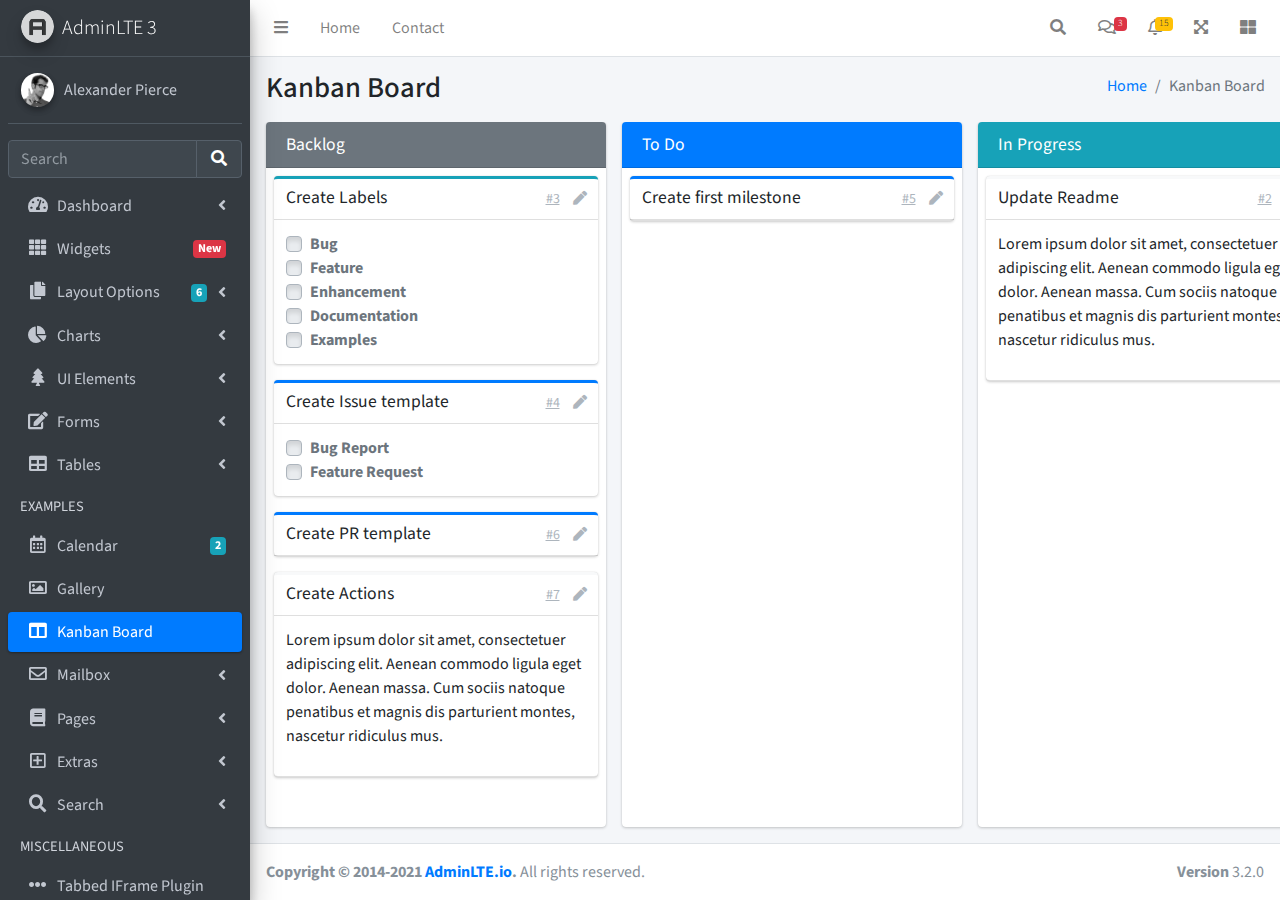
<file: admin/pages/kanban.html>
<!DOCTYPE html>
<html lang="en">
<head>
  <meta charset="utf-8">
  <meta name="viewport" content="width=device-width, initial-scale=1">
  <title>AdminLTE 3 | Kanban Board</title>

  <!-- Google Font: Source Sans Pro -->
  <link rel="stylesheet" href="https://fonts.googleapis.com/css?family=Source+Sans+Pro:300,400,400i,700&display=fallback">
  <!-- Font Awesome -->
  <link rel="stylesheet" href="../plugins/fontawesome-free/css/all.min.css">
  <!-- Ekko Lightbox -->
  <link rel="stylesheet" href="../plugins/ekko-lightbox/ekko-lightbox.css">
  <!-- Theme style -->
  <link rel="stylesheet" href="../dist/css/adminlte.min.css">
  <!-- overlayScrollbars -->
  <link rel="stylesheet" href="../plugins/overlayScrollbars/css/OverlayScrollbars.min.css">
</head>
<body class="hold-transition sidebar-mini layout-fixed">
<div class="wrapper">
  <!-- Navbar -->
  <nav class="main-header navbar navbar-expand navbar-white navbar-light">
    <!-- Left navbar links -->
    <ul class="navbar-nav">
      <li class="nav-item">
        <a class="nav-link" data-widget="pushmenu" href="#" role="button"><i class="fas fa-bars"></i></a>
      </li>
      <li class="nav-item d-none d-sm-inline-block">
        <a href="../index3.html" class="nav-link">Home</a>
      </li>
      <li class="nav-item d-none d-sm-inline-block">
        <a href="#" class="nav-link">Contact</a>
      </li>
    </ul>

    <!-- Right navbar links -->
    <ul class="navbar-nav ml-auto">
      <!-- Navbar Search -->
      <li class="nav-item">
        <a class="nav-link" data-widget="navbar-search" href="#" role="button">
          <i class="fas fa-search"></i>
        </a>
        <div class="navbar-search-block">
          <form class="form-inline">
            <div class="input-group input-group-sm">
              <input class="form-control form-control-navbar" type="search" placeholder="Search" aria-label="Search">
              <div class="input-group-append">
                <button class="btn btn-navbar" type="submit">
                  <i class="fas fa-search"></i>
                </button>
                <button class="btn btn-navbar" type="button" data-widget="navbar-search">
                  <i class="fas fa-times"></i>
                </button>
              </div>
            </div>
          </form>
        </div>
      </li>

      <!-- Messages Dropdown Menu -->
      <li class="nav-item dropdown">
        <a class="nav-link" data-toggle="dropdown" href="#">
          <i class="far fa-comments"></i>
          <span class="badge badge-danger navbar-badge">3</span>
        </a>
        <div class="dropdown-menu dropdown-menu-lg dropdown-menu-right">
          <a href="#" class="dropdown-item">
            <!-- Message Start -->
            <div class="media">
              <img src="../dist/img/user1-128x128.jpg" alt="User Avatar" class="img-size-50 mr-3 img-circle">
              <div class="media-body">
                <h3 class="dropdown-item-title">
                  Brad Diesel
                  <span class="float-right text-sm text-danger"><i class="fas fa-star"></i></span>
                </h3>
                <p class="text-sm">Call me whenever you can...</p>
                <p class="text-sm text-muted"><i class="far fa-clock mr-1"></i> 4 Hours Ago</p>
              </div>
            </div>
            <!-- Message End -->
          </a>
          <div class="dropdown-divider"></div>
          <a href="#" class="dropdown-item">
            <!-- Message Start -->
            <div class="media">
              <img src="../dist/img/user8-128x128.jpg" alt="User Avatar" class="img-size-50 img-circle mr-3">
              <div class="media-body">
                <h3 class="dropdown-item-title">
                  John Pierce
                  <span class="float-right text-sm text-muted"><i class="fas fa-star"></i></span>
                </h3>
                <p class="text-sm">I got your message bro</p>
                <p class="text-sm text-muted"><i class="far fa-clock mr-1"></i> 4 Hours Ago</p>
              </div>
            </div>
            <!-- Message End -->
          </a>
          <div class="dropdown-divider"></div>
          <a href="#" class="dropdown-item">
            <!-- Message Start -->
            <div class="media">
              <img src="../dist/img/user3-128x128.jpg" alt="User Avatar" class="img-size-50 img-circle mr-3">
              <div class="media-body">
                <h3 class="dropdown-item-title">
                  Nora Silvester
                  <span class="float-right text-sm text-warning"><i class="fas fa-star"></i></span>
                </h3>
                <p class="text-sm">The subject goes here</p>
                <p class="text-sm text-muted"><i class="far fa-clock mr-1"></i> 4 Hours Ago</p>
              </div>
            </div>
            <!-- Message End -->
          </a>
          <div class="dropdown-divider"></div>
          <a href="#" class="dropdown-item dropdown-footer">See All Messages</a>
        </div>
      </li>
      <!-- Notifications Dropdown Menu -->
      <li class="nav-item dropdown">
        <a class="nav-link" data-toggle="dropdown" href="#">
          <i class="far fa-bell"></i>
          <span class="badge badge-warning navbar-badge">15</span>
        </a>
        <div class="dropdown-menu dropdown-menu-lg dropdown-menu-right">
          <span class="dropdown-item dropdown-header">15 Notifications</span>
          <div class="dropdown-divider"></div>
          <a href="#" class="dropdown-item">
            <i class="fas fa-envelope mr-2"></i> 4 new messages
            <span class="float-right text-muted text-sm">3 mins</span>
          </a>
          <div class="dropdown-divider"></div>
          <a href="#" class="dropdown-item">
            <i class="fas fa-users mr-2"></i> 8 friend requests
            <span class="float-right text-muted text-sm">12 hours</span>
          </a>
          <div class="dropdown-divider"></div>
          <a href="#" class="dropdown-item">
            <i class="fas fa-file mr-2"></i> 3 new reports
            <span class="float-right text-muted text-sm">2 days</span>
          </a>
          <div class="dropdown-divider"></div>
          <a href="#" class="dropdown-item dropdown-footer">See All Notifications</a>
        </div>
      </li>
      <li class="nav-item">
        <a class="nav-link" data-widget="fullscreen" href="#" role="button">
          <i class="fas fa-expand-arrows-alt"></i>
        </a>
      </li>
      <li class="nav-item">
        <a class="nav-link" data-widget="control-sidebar" data-slide="true" href="#" role="button">
          <i class="fas fa-th-large"></i>
        </a>
      </li>
    </ul>
  </nav>
  <!-- /.navbar -->

  <!-- Main Sidebar Container -->
  <aside class="main-sidebar sidebar-dark-primary elevation-4">
    <!-- Brand Logo -->
    <a href="../index3.html" class="brand-link">
      <img src="../dist/img/AdminLTELogo.png" alt="AdminLTE Logo" class="brand-image img-circle elevation-3" style="opacity: .8">
      <span class="brand-text font-weight-light">AdminLTE 3</span>
    </a>

    <!-- Sidebar -->
    <div class="sidebar">
      <!-- Sidebar user panel (optional) -->
      <div class="user-panel mt-3 pb-3 mb-3 d-flex">
        <div class="image">
          <img src="../dist/img/user2-160x160.jpg" class="img-circle elevation-2" alt="User Image">
        </div>
        <div class="info">
          <a href="#" class="d-block">Alexander Pierce</a>
        </div>
      </div>

      <!-- SidebarSearch Form -->
      <div class="form-inline">
        <div class="input-group" data-widget="sidebar-search">
          <input class="form-control form-control-sidebar" type="search" placeholder="Search" aria-label="Search">
          <div class="input-group-append">
            <button class="btn btn-sidebar">
              <i class="fas fa-search fa-fw"></i>
            </button>
          </div>
        </div>
      </div>

      <!-- Sidebar Menu -->
      <nav class="mt-2">
        <ul class="nav nav-pills nav-sidebar flex-column" data-widget="treeview" role="menu" data-accordion="false">
          <!-- Add icons to the links using the .nav-icon class
               with font-awesome or any other icon font library -->
          <li class="nav-item">
            <a href="#" class="nav-link">
              <i class="nav-icon fas fa-tachometer-alt"></i>
              <p>
                Dashboard
                <i class="right fas fa-angle-left"></i>
              </p>
            </a>
            <ul class="nav nav-treeview">
              <li class="nav-item">
                <a href="../index.html" class="nav-link">
                  <i class="far fa-circle nav-icon"></i>
                  <p>Dashboard v1</p>
                </a>
              </li>
              <li class="nav-item">
                <a href="../index2.html" class="nav-link">
                  <i class="far fa-circle nav-icon"></i>
                  <p>Dashboard v2</p>
                </a>
              </li>
              <li class="nav-item">
                <a href="../index3.html" class="nav-link">
                  <i class="far fa-circle nav-icon"></i>
                  <p>Dashboard v3</p>
                </a>
              </li>
            </ul>
          </li>
          <li class="nav-item">
            <a href="widgets.html" class="nav-link">
              <i class="nav-icon fas fa-th"></i>
              <p>
                Widgets
                <span class="right badge badge-danger">New</span>
              </p>
            </a>
          </li>
          <li class="nav-item">
            <a href="#" class="nav-link">
              <i class="nav-icon fas fa-copy"></i>
              <p>
                Layout Options
                <i class="fas fa-angle-left right"></i>
                <span class="badge badge-info right">6</span>
              </p>
            </a>
            <ul class="nav nav-treeview">
              <li class="nav-item">
                <a href="layout/top-nav.html" class="nav-link">
                  <i class="far fa-circle nav-icon"></i>
                  <p>Top Navigation</p>
                </a>
              </li>
              <li class="nav-item">
                <a href="layout/top-nav-sidebar.html" class="nav-link">
                  <i class="far fa-circle nav-icon"></i>
                  <p>Top Navigation + Sidebar</p>
                </a>
              </li>
              <li class="nav-item">
                <a href="layout/boxed.html" class="nav-link">
                  <i class="far fa-circle nav-icon"></i>
                  <p>Boxed</p>
                </a>
              </li>
              <li class="nav-item">
                <a href="layout/fixed-sidebar.html" class="nav-link">
                  <i class="far fa-circle nav-icon"></i>
                  <p>Fixed Sidebar</p>
                </a>
              </li>
              <li class="nav-item">
                <a href="layout/fixed-sidebar-custom.html" class="nav-link">
                  <i class="far fa-circle nav-icon"></i>
                  <p>Fixed Sidebar <small>+ Custom Area</small></p>
                </a>
              </li>
              <li class="nav-item">
                <a href="layout/fixed-topnav.html" class="nav-link">
                  <i class="far fa-circle nav-icon"></i>
                  <p>Fixed Navbar</p>
                </a>
              </li>
              <li class="nav-item">
                <a href="layout/fixed-footer.html" class="nav-link">
                  <i class="far fa-circle nav-icon"></i>
                  <p>Fixed Footer</p>
                </a>
              </li>
              <li class="nav-item">
                <a href="layout/collapsed-sidebar.html" class="nav-link">
                  <i class="far fa-circle nav-icon"></i>
                  <p>Collapsed Sidebar</p>
                </a>
              </li>
            </ul>
          </li>
          <li class="nav-item">
            <a href="#" class="nav-link">
              <i class="nav-icon fas fa-chart-pie"></i>
              <p>
                Charts
                <i class="right fas fa-angle-left"></i>
              </p>
            </a>
            <ul class="nav nav-treeview">
              <li class="nav-item">
                <a href="charts/chartjs.html" class="nav-link">
                  <i class="far fa-circle nav-icon"></i>
                  <p>ChartJS</p>
                </a>
              </li>
              <li class="nav-item">
                <a href="charts/flot.html" class="nav-link">
                  <i class="far fa-circle nav-icon"></i>
                  <p>Flot</p>
                </a>
              </li>
              <li class="nav-item">
                <a href="charts/inline.html" class="nav-link">
                  <i class="far fa-circle nav-icon"></i>
                  <p>Inline</p>
                </a>
              </li>
              <li class="nav-item">
                <a href="charts/uplot.html" class="nav-link">
                  <i class="far fa-circle nav-icon"></i>
                  <p>uPlot</p>
                </a>
              </li>
            </ul>
          </li>
          <li class="nav-item">
            <a href="#" class="nav-link">
              <i class="nav-icon fas fa-tree"></i>
              <p>
                UI Elements
                <i class="fas fa-angle-left right"></i>
              </p>
            </a>
            <ul class="nav nav-treeview">
              <li class="nav-item">
                <a href="UI/general.html" class="nav-link">
                  <i class="far fa-circle nav-icon"></i>
                  <p>General</p>
                </a>
              </li>
              <li class="nav-item">
                <a href="UI/icons.html" class="nav-link">
                  <i class="far fa-circle nav-icon"></i>
                  <p>Icons</p>
                </a>
              </li>
              <li class="nav-item">
                <a href="UI/buttons.html" class="nav-link">
                  <i class="far fa-circle nav-icon"></i>
                  <p>Buttons</p>
                </a>
              </li>
              <li class="nav-item">
                <a href="UI/sliders.html" class="nav-link">
                  <i class="far fa-circle nav-icon"></i>
                  <p>Sliders</p>
                </a>
              </li>
              <li class="nav-item">
                <a href="UI/modals.html" class="nav-link">
                  <i class="far fa-circle nav-icon"></i>
                  <p>Modals & Alerts</p>
                </a>
              </li>
              <li class="nav-item">
                <a href="UI/navbar.html" class="nav-link">
                  <i class="far fa-circle nav-icon"></i>
                  <p>Navbar & Tabs</p>
                </a>
              </li>
              <li class="nav-item">
                <a href="UI/timeline.html" class="nav-link">
                  <i class="far fa-circle nav-icon"></i>
                  <p>Timeline</p>
                </a>
              </li>
              <li class="nav-item">
                <a href="UI/ribbons.html" class="nav-link">
                  <i class="far fa-circle nav-icon"></i>
                  <p>Ribbons</p>
                </a>
              </li>
            </ul>
          </li>
          <li class="nav-item">
            <a href="#" class="nav-link">
              <i class="nav-icon fas fa-edit"></i>
              <p>
                Forms
                <i class="fas fa-angle-left right"></i>
              </p>
            </a>
            <ul class="nav nav-treeview">
              <li class="nav-item">
                <a href="forms/general.html" class="nav-link">
                  <i class="far fa-circle nav-icon"></i>
                  <p>General Elements</p>
                </a>
              </li>
              <li class="nav-item">
                <a href="forms/advanced.html" class="nav-link">
                  <i class="far fa-circle nav-icon"></i>
                  <p>Advanced Elements</p>
                </a>
              </li>
              <li class="nav-item">
                <a href="forms/editors.html" class="nav-link">
                  <i class="far fa-circle nav-icon"></i>
                  <p>Editors</p>
                </a>
              </li>
              <li class="nav-item">
                <a href="forms/validation.html" class="nav-link">
                  <i class="far fa-circle nav-icon"></i>
                  <p>Validation</p>
                </a>
              </li>
            </ul>
          </li>
          <li class="nav-item">
            <a href="#" class="nav-link">
              <i class="nav-icon fas fa-table"></i>
              <p>
                Tables
                <i class="fas fa-angle-left right"></i>
              </p>
            </a>
            <ul class="nav nav-treeview">
              <li class="nav-item">
                <a href="tables/simple.html" class="nav-link">
                  <i class="far fa-circle nav-icon"></i>
                  <p>Simple Tables</p>
                </a>
              </li>
              <li class="nav-item">
                <a href="tables/data.html" class="nav-link">
                  <i class="far fa-circle nav-icon"></i>
                  <p>DataTables</p>
                </a>
              </li>
              <li class="nav-item">
                <a href="tables/jsgrid.html" class="nav-link">
                  <i class="far fa-circle nav-icon"></i>
                  <p>jsGrid</p>
                </a>
              </li>
            </ul>
          </li>
          <li class="nav-header">EXAMPLES</li>
          <li class="nav-item">
            <a href="calendar.html" class="nav-link">
              <i class="nav-icon far fa-calendar-alt"></i>
              <p>
                Calendar
                <span class="badge badge-info right">2</span>
              </p>
            </a>
          </li>
          <li class="nav-item">
            <a href="gallery.html" class="nav-link">
              <i class="nav-icon far fa-image"></i>
              <p>
                Gallery
              </p>
            </a>
          </li>
          <li class="nav-item">
            <a href="kanban.html" class="nav-link active">
              <i class="nav-icon fas fa-columns"></i>
              <p>
                Kanban Board
              </p>
            </a>
          </li>
          <li class="nav-item">
            <a href="#" class="nav-link">
              <i class="nav-icon far fa-envelope"></i>
              <p>
                Mailbox
                <i class="fas fa-angle-left right"></i>
              </p>
            </a>
            <ul class="nav nav-treeview">
              <li class="nav-item">
                <a href="mailbox/mailbox.html" class="nav-link">
                  <i class="far fa-circle nav-icon"></i>
                  <p>Inbox</p>
                </a>
              </li>
              <li class="nav-item">
                <a href="mailbox/compose.html" class="nav-link">
                  <i class="far fa-circle nav-icon"></i>
                  <p>Compose</p>
                </a>
              </li>
              <li class="nav-item">
                <a href="mailbox/read-mail.html" class="nav-link">
                  <i class="far fa-circle nav-icon"></i>
                  <p>Read</p>
                </a>
              </li>
            </ul>
          </li>
          <li class="nav-item">
            <a href="#" class="nav-link">
              <i class="nav-icon fas fa-book"></i>
              <p>
                Pages
                <i class="fas fa-angle-left right"></i>
              </p>
            </a>
            <ul class="nav nav-treeview">
              <li class="nav-item">
                <a href="examples/invoice.html" class="nav-link">
                  <i class="far fa-circle nav-icon"></i>
                  <p>Invoice</p>
                </a>
              </li>
              <li class="nav-item">
                <a href="examples/profile.html" class="nav-link">
                  <i class="far fa-circle nav-icon"></i>
                  <p>Profile</p>
                </a>
              </li>
              <li class="nav-item">
                <a href="examples/e-commerce.html" class="nav-link">
                  <i class="far fa-circle nav-icon"></i>
                  <p>E-commerce</p>
                </a>
              </li>
              <li class="nav-item">
                <a href="examples/projects.html" class="nav-link">
                  <i class="far fa-circle nav-icon"></i>
                  <p>Projects</p>
                </a>
              </li>
              <li class="nav-item">
                <a href="examples/project-add.html" class="nav-link">
                  <i class="far fa-circle nav-icon"></i>
                  <p>Project Add</p>
                </a>
              </li>
              <li class="nav-item">
                <a href="examples/project-edit.html" class="nav-link">
                  <i class="far fa-circle nav-icon"></i>
                  <p>Project Edit</p>
                </a>
              </li>
              <li class="nav-item">
                <a href="examples/project-detail.html" class="nav-link">
                  <i class="far fa-circle nav-icon"></i>
                  <p>Project Detail</p>
                </a>
              </li>
              <li class="nav-item">
                <a href="examples/contacts.html" class="nav-link">
                  <i class="far fa-circle nav-icon"></i>
                  <p>Contacts</p>
                </a>
              </li>
              <li class="nav-item">
                <a href="examples/faq.html" class="nav-link">
                  <i class="far fa-circle nav-icon"></i>
                  <p>FAQ</p>
                </a>
              </li>
              <li class="nav-item">
                <a href="examples/contact-us.html" class="nav-link">
                  <i class="far fa-circle nav-icon"></i>
                  <p>Contact us</p>
                </a>
              </li>
            </ul>
          </li>
          <li class="nav-item">
            <a href="#" class="nav-link">
              <i class="nav-icon far fa-plus-square"></i>
              <p>
                Extras
                <i class="fas fa-angle-left right"></i>
              </p>
            </a>
            <ul class="nav nav-treeview">
              <li class="nav-item">
                <a href="#" class="nav-link">
                  <i class="far fa-circle nav-icon"></i>
                  <p>
                    Login & Register v1
                    <i class="fas fa-angle-left right"></i>
                  </p>
                </a>
                <ul class="nav nav-treeview">
                  <li class="nav-item">
                    <a href="examples/login.html" class="nav-link">
                      <i class="far fa-circle nav-icon"></i>
                      <p>Login v1</p>
                    </a>
                  </li>
                  <li class="nav-item">
                    <a href="examples/register.html" class="nav-link">
                      <i class="far fa-circle nav-icon"></i>
                      <p>Register v1</p>
                    </a>
                  </li>
                  <li class="nav-item">
                    <a href="examples/forgot-password.html" class="nav-link">
                      <i class="far fa-circle nav-icon"></i>
                      <p>Forgot Password v1</p>
                    </a>
                  </li>
                  <li class="nav-item">
                    <a href="examples/recover-password.html" class="nav-link">
                      <i class="far fa-circle nav-icon"></i>
                      <p>Recover Password v1</p>
                    </a>
                  </li>
                </ul>
              </li>
              <li class="nav-item">
                <a href="#" class="nav-link">
                  <i class="far fa-circle nav-icon"></i>
                  <p>
                    Login & Register v2
                    <i class="fas fa-angle-left right"></i>
                  </p>
                </a>
                <ul class="nav nav-treeview">
                  <li class="nav-item">
                    <a href="examples/login-v2.html" class="nav-link">
                      <i class="far fa-circle nav-icon"></i>
                      <p>Login v2</p>
                    </a>
                  </li>
                  <li class="nav-item">
                    <a href="examples/register-v2.html" class="nav-link">
                      <i class="far fa-circle nav-icon"></i>
                      <p>Register v2</p>
                    </a>
                  </li>
                  <li class="nav-item">
                    <a href="examples/forgot-password-v2.html" class="nav-link">
                      <i class="far fa-circle nav-icon"></i>
                      <p>Forgot Password v2</p>
                    </a>
                  </li>
                  <li class="nav-item">
                    <a href="examples/recover-password-v2.html" class="nav-link">
                      <i class="far fa-circle nav-icon"></i>
                      <p>Recover Password v2</p>
                    </a>
                  </li>
                </ul>
              </li>
              <li class="nav-item">
                <a href="examples/lockscreen.html" class="nav-link">
                  <i class="far fa-circle nav-icon"></i>
                  <p>Lockscreen</p>
                </a>
              </li>
              <li class="nav-item">
                <a href="examples/legacy-user-menu.html" class="nav-link">
                  <i class="far fa-circle nav-icon"></i>
                  <p>Legacy User Menu</p>
                </a>
              </li>
              <li class="nav-item">
                <a href="examples/language-menu.html" class="nav-link">
                  <i class="far fa-circle nav-icon"></i>
                  <p>Language Menu</p>
                </a>
              </li>
              <li class="nav-item">
                <a href="examples/404.html" class="nav-link">
                  <i class="far fa-circle nav-icon"></i>
                  <p>Error 404</p>
                </a>
              </li>
              <li class="nav-item">
                <a href="examples/500.html" class="nav-link">
                  <i class="far fa-circle nav-icon"></i>
                  <p>Error 500</p>
                </a>
              </li>
              <li class="nav-item">
                <a href="examples/pace.html" class="nav-link">
                  <i class="far fa-circle nav-icon"></i>
                  <p>Pace</p>
                </a>
              </li>
              <li class="nav-item">
                <a href="examples/blank.html" class="nav-link">
                  <i class="far fa-circle nav-icon"></i>
                  <p>Blank Page</p>
                </a>
              </li>
              <li class="nav-item">
                <a href="../starter.html" class="nav-link">
                  <i class="far fa-circle nav-icon"></i>
                  <p>Starter Page</p>
                </a>
              </li>
            </ul>
          </li>
          <li class="nav-item">
            <a href="#" class="nav-link">
              <i class="nav-icon fas fa-search"></i>
              <p>
                Search
                <i class="fas fa-angle-left right"></i>
              </p>
            </a>
            <ul class="nav nav-treeview">
              <li class="nav-item">
                <a href="search/simple.html" class="nav-link">
                  <i class="far fa-circle nav-icon"></i>
                  <p>Simple Search</p>
                </a>
              </li>
              <li class="nav-item">
                <a href="search/enhanced.html" class="nav-link">
                  <i class="far fa-circle nav-icon"></i>
                  <p>Enhanced</p>
                </a>
              </li>
            </ul>
          </li>
          <li class="nav-header">MISCELLANEOUS</li>
          <li class="nav-item">
            <a href="../iframe.html" class="nav-link">
              <i class="nav-icon fas fa-ellipsis-h"></i>
              <p>Tabbed IFrame Plugin</p>
            </a>
          </li>
          <li class="nav-item">
            <a href="https://adminlte.io/docs/3.1/" class="nav-link">
              <i class="nav-icon fas fa-file"></i>
              <p>Documentation</p>
            </a>
          </li>
          <li class="nav-header">MULTI LEVEL EXAMPLE</li>
          <li class="nav-item">
            <a href="#" class="nav-link">
              <i class="fas fa-circle nav-icon"></i>
              <p>Level 1</p>
            </a>
          </li>
          <li class="nav-item">
            <a href="#" class="nav-link">
              <i class="nav-icon fas fa-circle"></i>
              <p>
                Level 1
                <i class="right fas fa-angle-left"></i>
              </p>
            </a>
            <ul class="nav nav-treeview">
              <li class="nav-item">
                <a href="#" class="nav-link">
                  <i class="far fa-circle nav-icon"></i>
                  <p>Level 2</p>
                </a>
              </li>
              <li class="nav-item">
                <a href="#" class="nav-link">
                  <i class="far fa-circle nav-icon"></i>
                  <p>
                    Level 2
                    <i class="right fas fa-angle-left"></i>
                  </p>
                </a>
                <ul class="nav nav-treeview">
                  <li class="nav-item">
                    <a href="#" class="nav-link">
                      <i class="far fa-dot-circle nav-icon"></i>
                      <p>Level 3</p>
                    </a>
                  </li>
                  <li class="nav-item">
                    <a href="#" class="nav-link">
                      <i class="far fa-dot-circle nav-icon"></i>
                      <p>Level 3</p>
                    </a>
                  </li>
                  <li class="nav-item">
                    <a href="#" class="nav-link">
                      <i class="far fa-dot-circle nav-icon"></i>
                      <p>Level 3</p>
                    </a>
                  </li>
                </ul>
              </li>
              <li class="nav-item">
                <a href="#" class="nav-link">
                  <i class="far fa-circle nav-icon"></i>
                  <p>Level 2</p>
                </a>
              </li>
            </ul>
          </li>
          <li class="nav-item">
            <a href="#" class="nav-link">
              <i class="fas fa-circle nav-icon"></i>
              <p>Level 1</p>
            </a>
          </li>
          <li class="nav-header">LABELS</li>
          <li class="nav-item">
            <a href="#" class="nav-link">
              <i class="nav-icon far fa-circle text-danger"></i>
              <p class="text">Important</p>
            </a>
          </li>
          <li class="nav-item">
            <a href="#" class="nav-link">
              <i class="nav-icon far fa-circle text-warning"></i>
              <p>Warning</p>
            </a>
          </li>
          <li class="nav-item">
            <a href="#" class="nav-link">
              <i class="nav-icon far fa-circle text-info"></i>
              <p>Informational</p>
            </a>
          </li>
        </ul>
      </nav>
      <!-- /.sidebar-menu -->
    </div>
    <!-- /.sidebar -->
  </aside>

  <!-- Content Wrapper. Contains page content -->
  <div class="content-wrapper kanban">
    <section class="content-header">
      <div class="container-fluid">
        <div class="row">
          <div class="col-sm-6">
            <h1>Kanban Board</h1>
          </div>
          <div class="col-sm-6 d-none d-sm-block">
            <ol class="breadcrumb float-sm-right">
              <li class="breadcrumb-item"><a href="#">Home</a></li>
              <li class="breadcrumb-item active">Kanban Board</li>
            </ol>
          </div>
        </div>
      </div>
    </section>

    <section class="content pb-3">
      <div class="container-fluid h-100">
        <div class="card card-row card-secondary">
          <div class="card-header">
            <h3 class="card-title">
              Backlog
            </h3>
          </div>
          <div class="card-body">
            <div class="card card-info card-outline">
              <div class="card-header">
                <h5 class="card-title">Create Labels</h5>
                <div class="card-tools">
                  <a href="#" class="btn btn-tool btn-link">#3</a>
                  <a href="#" class="btn btn-tool">
                    <i class="fas fa-pen"></i>
                  </a>
                </div>
              </div>
              <div class="card-body">
                <div class="custom-control custom-checkbox">
                  <input class="custom-control-input" type="checkbox" id="customCheckbox1" disabled>
                  <label for="customCheckbox1" class="custom-control-label">Bug</label>
                </div>
                <div class="custom-control custom-checkbox">
                  <input class="custom-control-input" type="checkbox" id="customCheckbox2" disabled>
                  <label for="customCheckbox2" class="custom-control-label">Feature</label>
                </div>
                <div class="custom-control custom-checkbox">
                  <input class="custom-control-input" type="checkbox" id="customCheckbox3" disabled>
                  <label for="customCheckbox3" class="custom-control-label">Enhancement</label>
                </div>
                <div class="custom-control custom-checkbox">
                  <input class="custom-control-input" type="checkbox" id="customCheckbox4" disabled>
                  <label for="customCheckbox4" class="custom-control-label">Documentation</label>
                </div>
                <div class="custom-control custom-checkbox">
                  <input class="custom-control-input" type="checkbox" id="customCheckbox5" disabled>
                  <label for="customCheckbox5" class="custom-control-label">Examples</label>
                </div>
              </div>
            </div>
            <div class="card card-primary card-outline">
              <div class="card-header">
                <h5 class="card-title">Create Issue template</h5>
                <div class="card-tools">
                  <a href="#" class="btn btn-tool btn-link">#4</a>
                  <a href="#" class="btn btn-tool">
                    <i class="fas fa-pen"></i>
                  </a>
                </div>
              </div>
              <div class="card-body">
                <div class="custom-control custom-checkbox">
                  <input class="custom-control-input" type="checkbox" id="customCheckbox1_1" disabled>
                  <label for="customCheckbox1_1" class="custom-control-label">Bug Report</label>
                </div>
                <div class="custom-control custom-checkbox">
                  <input class="custom-control-input" type="checkbox" id="customCheckbox1_2" disabled>
                  <label for="customCheckbox1_2" class="custom-control-label">Feature Request</label>
                </div>
              </div>
            </div>
            <div class="card card-primary card-outline">
              <div class="card-header">
                <h5 class="card-title">Create PR template</h5>
                <div class="card-tools">
                  <a href="#" class="btn btn-tool btn-link">#6</a>
                  <a href="#" class="btn btn-tool">
                    <i class="fas fa-pen"></i>
                  </a>
                </div>
              </div>
            </div>
            <div class="card card-light card-outline">
              <div class="card-header">
                <h5 class="card-title">Create Actions</h5>
                <div class="card-tools">
                  <a href="#" class="btn btn-tool btn-link">#7</a>
                  <a href="#" class="btn btn-tool">
                    <i class="fas fa-pen"></i>
                  </a>
                </div>

              </div>
              <div class="card-body">
                <p>
                  Lorem ipsum dolor sit amet, consectetuer adipiscing elit.
                  Aenean commodo ligula eget dolor. Aenean massa.
                  Cum sociis natoque penatibus et magnis dis parturient montes,
                  nascetur ridiculus mus.
                </p>
              </div>
            </div>
          </div>
        </div>
        <div class="card card-row card-primary">
          <div class="card-header">
            <h3 class="card-title">
              To Do
            </h3>
          </div>
          <div class="card-body">
            <div class="card card-primary card-outline">
              <div class="card-header">
                <h5 class="card-title">Create first milestone</h5>
                <div class="card-tools">
                  <a href="#" class="btn btn-tool btn-link">#5</a>
                  <a href="#" class="btn btn-tool">
                    <i class="fas fa-pen"></i>
                  </a>
                </div>
              </div>
            </div>
          </div>
        </div>
        <div class="card card-row card-default">
          <div class="card-header bg-info">
            <h3 class="card-title">
              In Progress
            </h3>
          </div>
          <div class="card-body">
            <div class="card card-light card-outline">
              <div class="card-header">
                <h5 class="card-title">Update Readme</h5>
                <div class="card-tools">
                  <a href="#" class="btn btn-tool btn-link">#2</a>
                  <a href="#" class="btn btn-tool">
                    <i class="fas fa-pen"></i>
                  </a>
                </div>
              </div>
              <div class="card-body">
                <p>
                  Lorem ipsum dolor sit amet, consectetuer adipiscing elit.
                  Aenean commodo ligula eget dolor. Aenean massa.
                  Cum sociis natoque penatibus et magnis dis parturient montes,
                  nascetur ridiculus mus.
                </p>
              </div>
            </div>
          </div>
        </div>
        <div class="card card-row card-success">
          <div class="card-header">
            <h3 class="card-title">
              Done
            </h3>
          </div>
          <div class="card-body">
            <div class="card card-primary card-outline">
              <div class="card-header">
                <h5 class="card-title">Create repo</h5>
                <div class="card-tools">
                  <a href="#" class="btn btn-tool btn-link">#1</a>
                  <a href="#" class="btn btn-tool">
                    <i class="fas fa-pen"></i>
                  </a>
                </div>
              </div>
            </div>
          </div>
        </div>
      </div>
    </section>
  </div>

  <footer class="main-footer">
    <div class="float-right d-none d-sm-block">
      <b>Version</b> 3.2.0
    </div>
    <strong>Copyright &copy; 2014-2021 <a href="https://adminlte.io">AdminLTE.io</a>.</strong> All rights reserved.
  </footer>

  <!-- Control Sidebar -->
  <aside class="control-sidebar control-sidebar-dark">
    <!-- Control sidebar content goes here -->
  </aside>
  <!-- /.control-sidebar -->
</div>
<!-- ./wrapper -->

<!-- jQuery -->
<script src="../plugins/jquery/jquery.min.js"></script>
<!-- Bootstrap -->
<script src="../plugins/bootstrap/js/bootstrap.bundle.min.js"></script>
<!-- Ekko Lightbox -->
<script src="../plugins/ekko-lightbox/ekko-lightbox.min.js"></script>
<!-- overlayScrollbars -->
<script src="../plugins/overlayScrollbars/js/jquery.overlayScrollbars.min.js"></script>
<!-- AdminLTE App -->
<script src="../dist/js/adminlte.min.js"></script>
<!-- Filterizr-->
<script src="../plugins/filterizr/jquery.filterizr.min.js"></script>
<!-- AdminLTE for demo purposes -->
<script src="../dist/js/demo.js"></script>
<!-- Page specific script -->
<script>
  $(function () {

  })
</script>
</body>
</html>
</file>
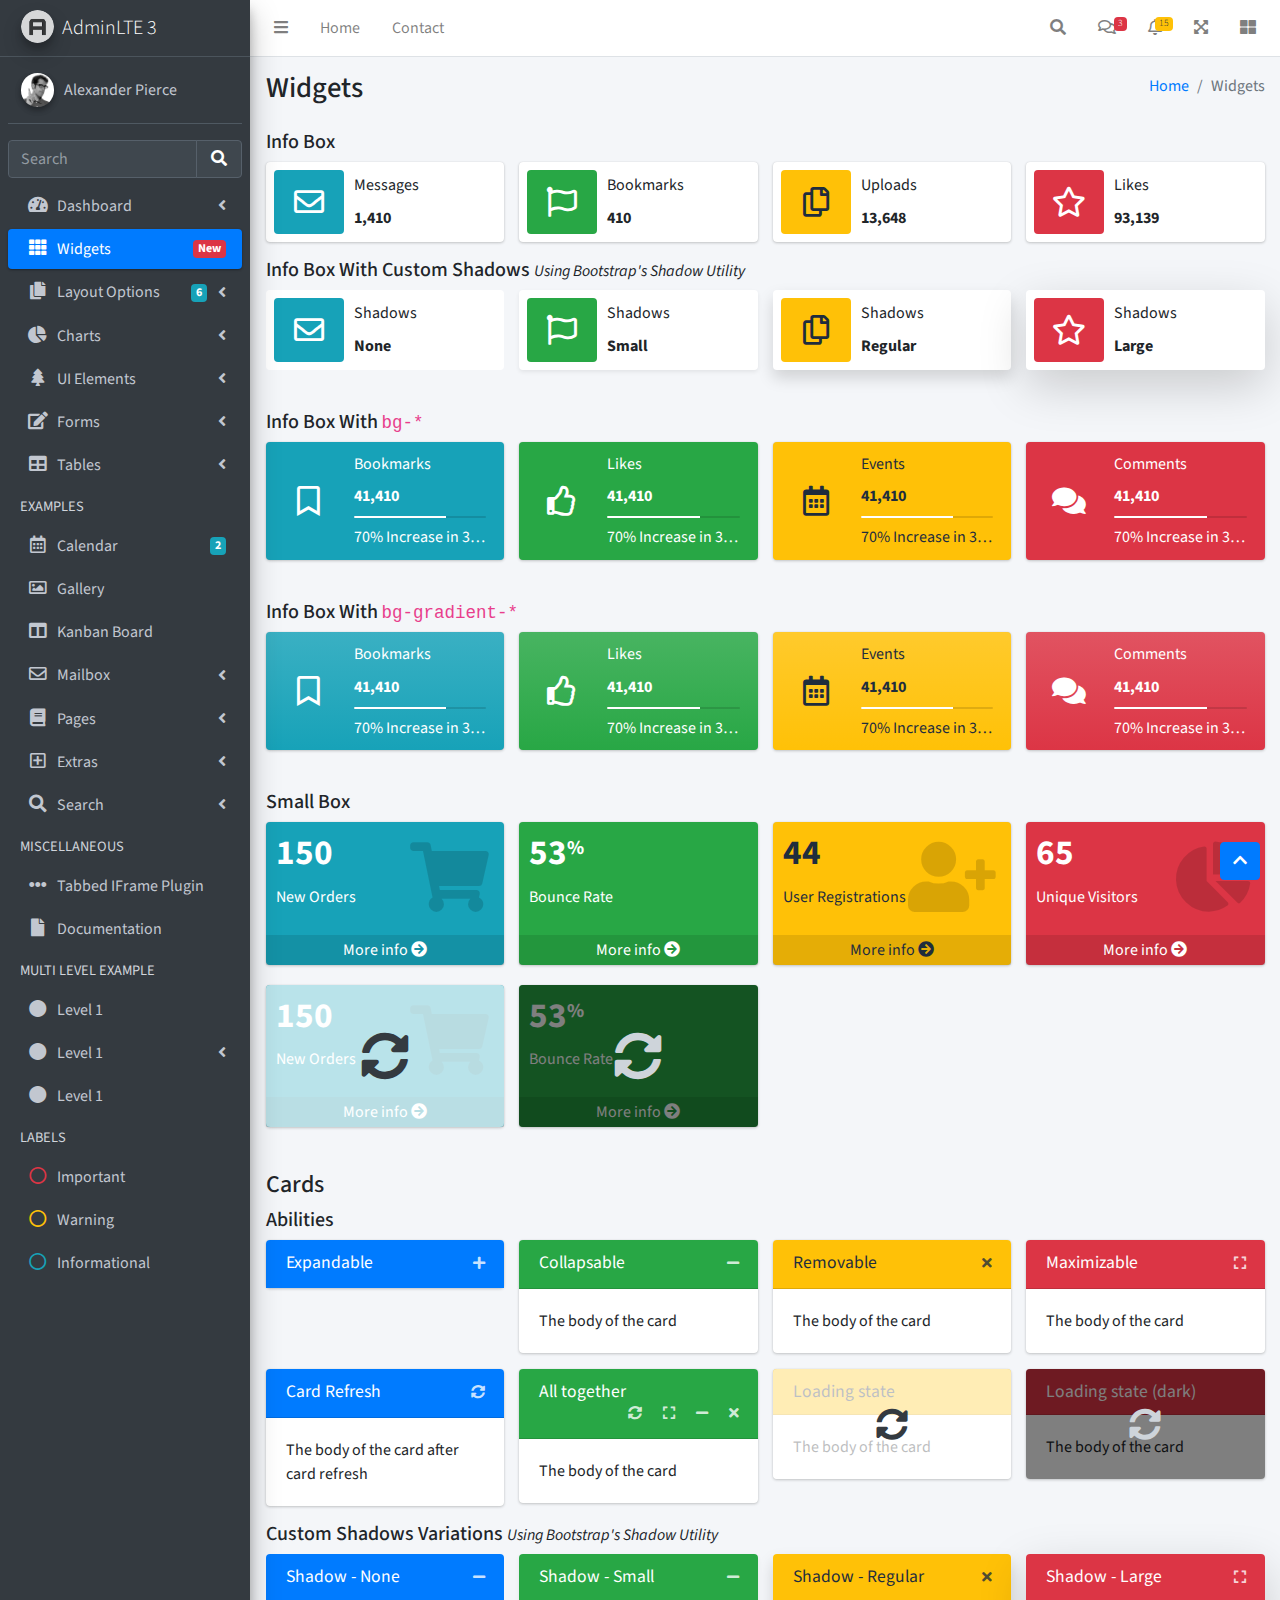
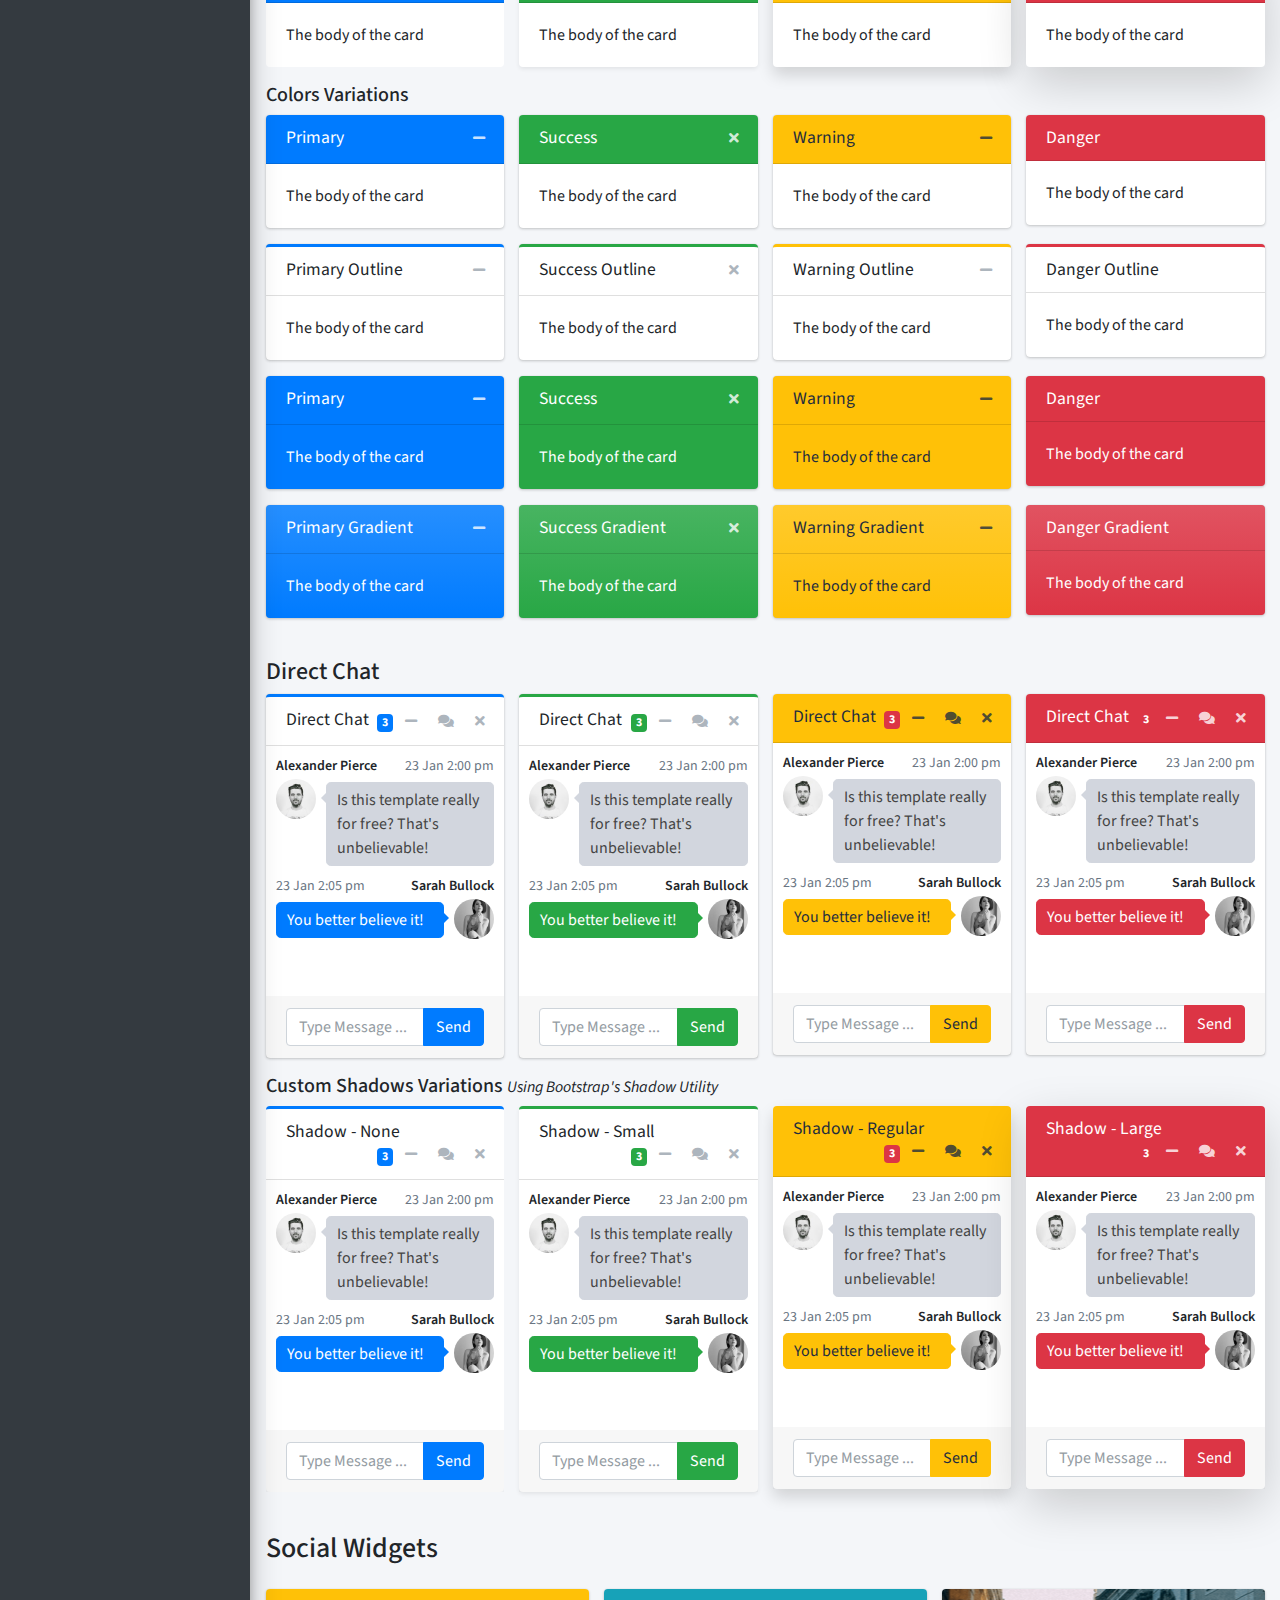
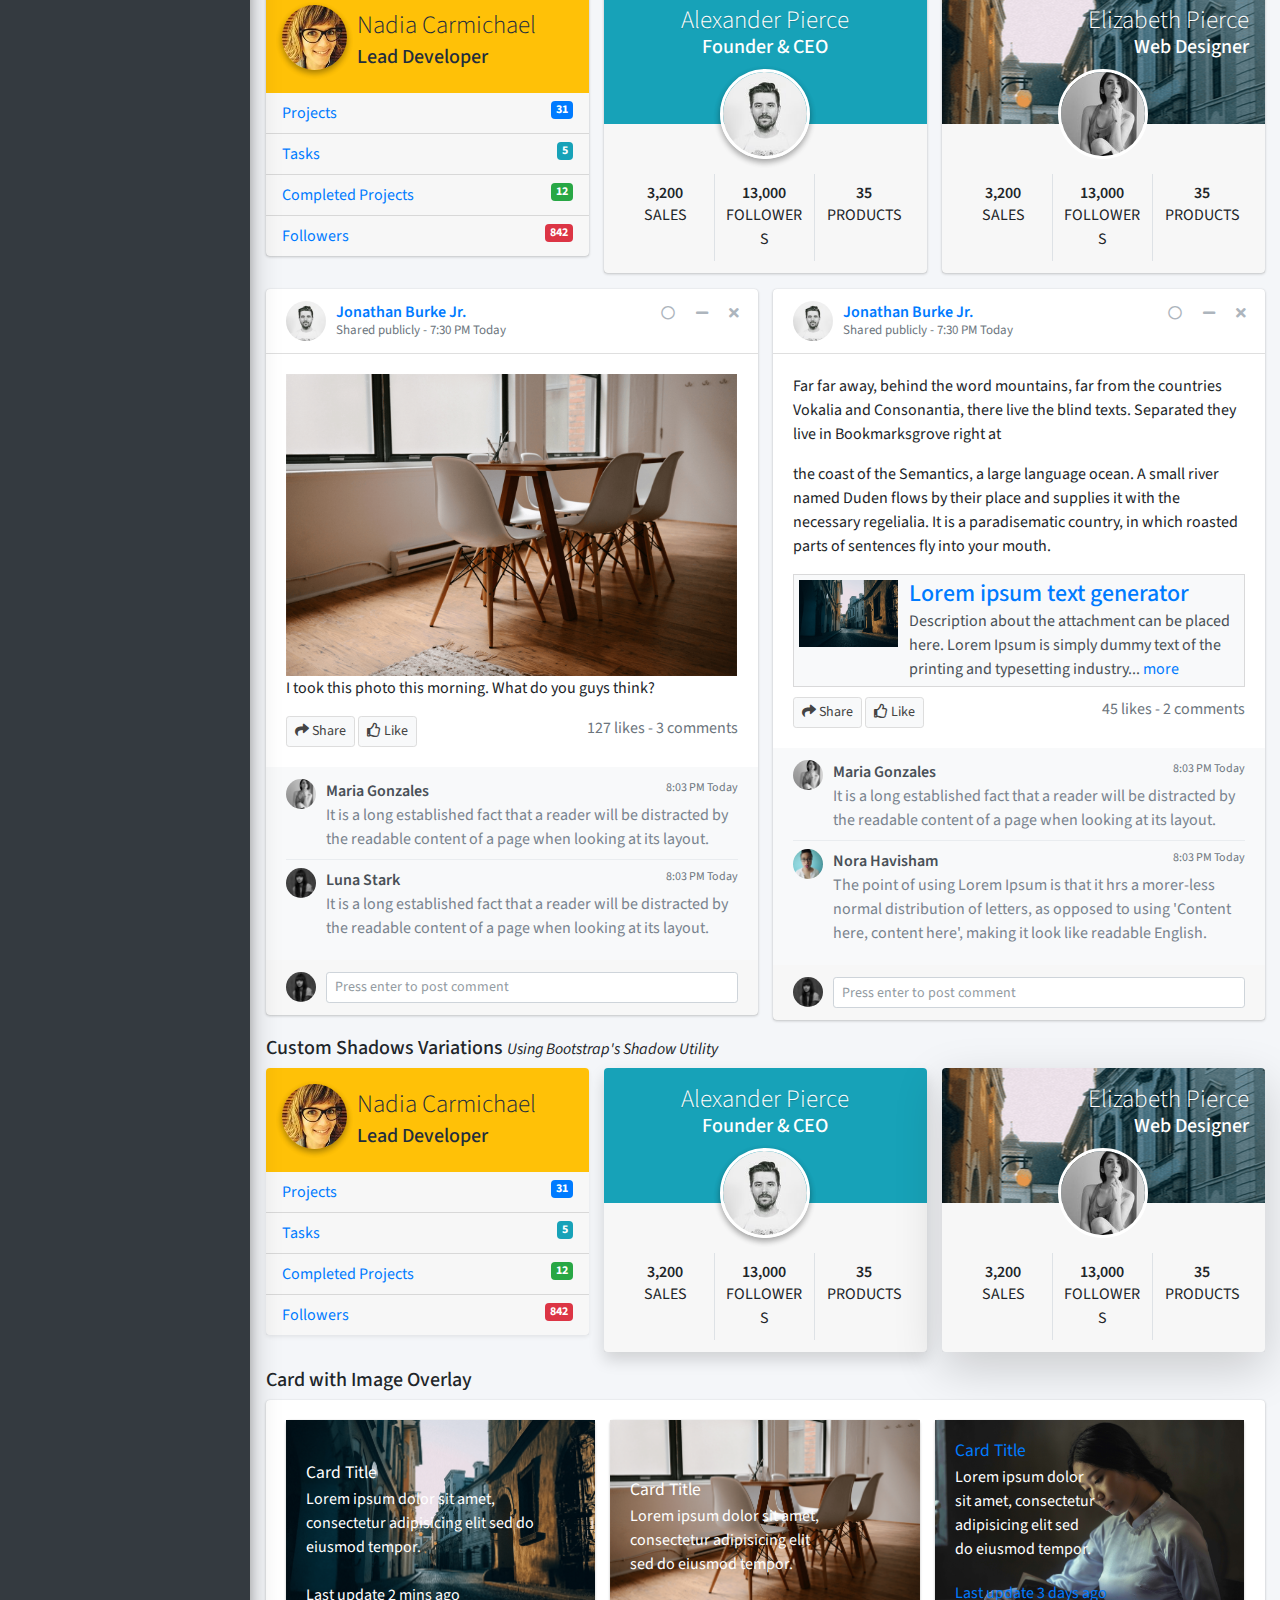
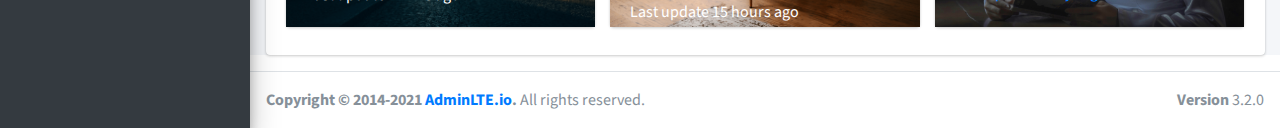
<file: admin/pages/widgets.html>
<!DOCTYPE html>
<html lang="en">
<head>
  <meta charset="utf-8">
  <meta name="viewport" content="width=device-width, initial-scale=1">
  <title>AdminLTE 3 | Widgets</title>

  <!-- Google Font: Source Sans Pro -->
  <link rel="stylesheet" href="https://fonts.googleapis.com/css?family=Source+Sans+Pro:300,400,400i,700&display=fallback">
  <!-- Font Awesome -->
  <link rel="stylesheet" href="../plugins/fontawesome-free/css/all.min.css">
  <!-- Ionicons -->
  <link rel="stylesheet" href="https://code.ionicframework.com/ionicons/2.0.1/css/ionicons.min.css">
  <!-- Theme style -->
  <link rel="stylesheet" href="../dist/css/adminlte.min.css">
</head>
<body class="hold-transition sidebar-mini">
<div class="wrapper">
  <!-- Navbar -->
  <nav class="main-header navbar navbar-expand navbar-white navbar-light">
    <!-- Left navbar links -->
    <ul class="navbar-nav">
      <li class="nav-item">
        <a class="nav-link" data-widget="pushmenu" href="#" role="button"><i class="fas fa-bars"></i></a>
      </li>
      <li class="nav-item d-none d-sm-inline-block">
        <a href="../index3.html" class="nav-link">Home</a>
      </li>
      <li class="nav-item d-none d-sm-inline-block">
        <a href="#" class="nav-link">Contact</a>
      </li>
    </ul>

    <!-- Right navbar links -->
    <ul class="navbar-nav ml-auto">
      <!-- Navbar Search -->
      <li class="nav-item">
        <a class="nav-link" data-widget="navbar-search" href="#" role="button">
          <i class="fas fa-search"></i>
        </a>
        <div class="navbar-search-block">
          <form class="form-inline">
            <div class="input-group input-group-sm">
              <input class="form-control form-control-navbar" type="search" placeholder="Search" aria-label="Search">
              <div class="input-group-append">
                <button class="btn btn-navbar" type="submit">
                  <i class="fas fa-search"></i>
                </button>
                <button class="btn btn-navbar" type="button" data-widget="navbar-search">
                  <i class="fas fa-times"></i>
                </button>
              </div>
            </div>
          </form>
        </div>
      </li>

      <!-- Messages Dropdown Menu -->
      <li class="nav-item dropdown">
        <a class="nav-link" data-toggle="dropdown" href="#">
          <i class="far fa-comments"></i>
          <span class="badge badge-danger navbar-badge">3</span>
        </a>
        <div class="dropdown-menu dropdown-menu-lg dropdown-menu-right">
          <a href="#" class="dropdown-item">
            <!-- Message Start -->
            <div class="media">
              <img src="../dist/img/user1-128x128.jpg" alt="User Avatar" class="img-size-50 mr-3 img-circle">
              <div class="media-body">
                <h3 class="dropdown-item-title">
                  Brad Diesel
                  <span class="float-right text-sm text-danger"><i class="fas fa-star"></i></span>
                </h3>
                <p class="text-sm">Call me whenever you can...</p>
                <p class="text-sm text-muted"><i class="far fa-clock mr-1"></i> 4 Hours Ago</p>
              </div>
            </div>
            <!-- Message End -->
          </a>
          <div class="dropdown-divider"></div>
          <a href="#" class="dropdown-item">
            <!-- Message Start -->
            <div class="media">
              <img src="../dist/img/user8-128x128.jpg" alt="User Avatar" class="img-size-50 img-circle mr-3">
              <div class="media-body">
                <h3 class="dropdown-item-title">
                  John Pierce
                  <span class="float-right text-sm text-muted"><i class="fas fa-star"></i></span>
                </h3>
                <p class="text-sm">I got your message bro</p>
                <p class="text-sm text-muted"><i class="far fa-clock mr-1"></i> 4 Hours Ago</p>
              </div>
            </div>
            <!-- Message End -->
          </a>
          <div class="dropdown-divider"></div>
          <a href="#" class="dropdown-item">
            <!-- Message Start -->
            <div class="media">
              <img src="../dist/img/user3-128x128.jpg" alt="User Avatar" class="img-size-50 img-circle mr-3">
              <div class="media-body">
                <h3 class="dropdown-item-title">
                  Nora Silvester
                  <span class="float-right text-sm text-warning"><i class="fas fa-star"></i></span>
                </h3>
                <p class="text-sm">The subject goes here</p>
                <p class="text-sm text-muted"><i class="far fa-clock mr-1"></i> 4 Hours Ago</p>
              </div>
            </div>
            <!-- Message End -->
          </a>
          <div class="dropdown-divider"></div>
          <a href="#" class="dropdown-item dropdown-footer">See All Messages</a>
        </div>
      </li>
      <!-- Notifications Dropdown Menu -->
      <li class="nav-item dropdown">
        <a class="nav-link" data-toggle="dropdown" href="#">
          <i class="far fa-bell"></i>
          <span class="badge badge-warning navbar-badge">15</span>
        </a>
        <div class="dropdown-menu dropdown-menu-lg dropdown-menu-right">
          <span class="dropdown-item dropdown-header">15 Notifications</span>
          <div class="dropdown-divider"></div>
          <a href="#" class="dropdown-item">
            <i class="fas fa-envelope mr-2"></i> 4 new messages
            <span class="float-right text-muted text-sm">3 mins</span>
          </a>
          <div class="dropdown-divider"></div>
          <a href="#" class="dropdown-item">
            <i class="fas fa-users mr-2"></i> 8 friend requests
            <span class="float-right text-muted text-sm">12 hours</span>
          </a>
          <div class="dropdown-divider"></div>
          <a href="#" class="dropdown-item">
            <i class="fas fa-file mr-2"></i> 3 new reports
            <span class="float-right text-muted text-sm">2 days</span>
          </a>
          <div class="dropdown-divider"></div>
          <a href="#" class="dropdown-item dropdown-footer">See All Notifications</a>
        </div>
      </li>
      <li class="nav-item">
        <a class="nav-link" data-widget="fullscreen" href="#" role="button">
          <i class="fas fa-expand-arrows-alt"></i>
        </a>
      </li>
      <li class="nav-item">
        <a class="nav-link" data-widget="control-sidebar" data-slide="true" href="#" role="button">
          <i class="fas fa-th-large"></i>
        </a>
      </li>
    </ul>
  </nav>
  <!-- /.navbar -->

  <!-- Main Sidebar Container -->
  <aside class="main-sidebar sidebar-dark-primary elevation-4">
    <!-- Brand Logo -->
    <a href="../index3.html" class="brand-link">
      <img src="../dist/img/AdminLTELogo.png" alt="AdminLTE Logo" class="brand-image img-circle elevation-3" style="opacity: .8">
      <span class="brand-text font-weight-light">AdminLTE 3</span>
    </a>

    <!-- Sidebar -->
    <div class="sidebar">
      <!-- Sidebar user panel (optional) -->
      <div class="user-panel mt-3 pb-3 mb-3 d-flex">
        <div class="image">
          <img src="../dist/img/user2-160x160.jpg" class="img-circle elevation-2" alt="User Image">
        </div>
        <div class="info">
          <a href="#" class="d-block">Alexander Pierce</a>
        </div>
      </div>

      <!-- SidebarSearch Form -->
      <div class="form-inline">
        <div class="input-group" data-widget="sidebar-search">
          <input class="form-control form-control-sidebar" type="search" placeholder="Search" aria-label="Search">
          <div class="input-group-append">
            <button class="btn btn-sidebar">
              <i class="fas fa-search fa-fw"></i>
            </button>
          </div>
        </div>
      </div>

      <!-- Sidebar Menu -->
      <nav class="mt-2">
        <ul class="nav nav-pills nav-sidebar flex-column" data-widget="treeview" role="menu" data-accordion="false">
          <!-- Add icons to the links using the .nav-icon class
               with font-awesome or any other icon font library -->
          <li class="nav-item">
            <a href="#" class="nav-link">
              <i class="nav-icon fas fa-tachometer-alt"></i>
              <p>
                Dashboard
                <i class="right fas fa-angle-left"></i>
              </p>
            </a>
            <ul class="nav nav-treeview">
              <li class="nav-item">
                <a href="../index.html" class="nav-link">
                  <i class="far fa-circle nav-icon"></i>
                  <p>Dashboard v1</p>
                </a>
              </li>
              <li class="nav-item">
                <a href="../index2.html" class="nav-link">
                  <i class="far fa-circle nav-icon"></i>
                  <p>Dashboard v2</p>
                </a>
              </li>
              <li class="nav-item">
                <a href="../index3.html" class="nav-link">
                  <i class="far fa-circle nav-icon"></i>
                  <p>Dashboard v3</p>
                </a>
              </li>
            </ul>
          </li>
          <li class="nav-item">
            <a href="widgets.html" class="nav-link active">
              <i class="nav-icon fas fa-th"></i>
              <p>
                Widgets
                <span class="right badge badge-danger">New</span>
              </p>
            </a>
          </li>
          <li class="nav-item">
            <a href="#" class="nav-link">
              <i class="nav-icon fas fa-copy"></i>
              <p>
                Layout Options
                <i class="fas fa-angle-left right"></i>
                <span class="badge badge-info right">6</span>
              </p>
            </a>
            <ul class="nav nav-treeview">
              <li class="nav-item">
                <a href="layout/top-nav.html" class="nav-link">
                  <i class="far fa-circle nav-icon"></i>
                  <p>Top Navigation</p>
                </a>
              </li>
              <li class="nav-item">
                <a href="layout/top-nav-sidebar.html" class="nav-link">
                  <i class="far fa-circle nav-icon"></i>
                  <p>Top Navigation + Sidebar</p>
                </a>
              </li>
              <li class="nav-item">
                <a href="layout/boxed.html" class="nav-link">
                  <i class="far fa-circle nav-icon"></i>
                  <p>Boxed</p>
                </a>
              </li>
              <li class="nav-item">
                <a href="layout/fixed-sidebar.html" class="nav-link">
                  <i class="far fa-circle nav-icon"></i>
                  <p>Fixed Sidebar</p>
                </a>
              </li>
              <li class="nav-item">
                <a href="layout/fixed-sidebar-custom.html" class="nav-link">
                  <i class="far fa-circle nav-icon"></i>
                  <p>Fixed Sidebar <small>+ Custom Area</small></p>
                </a>
              </li>
              <li class="nav-item">
                <a href="layout/fixed-topnav.html" class="nav-link">
                  <i class="far fa-circle nav-icon"></i>
                  <p>Fixed Navbar</p>
                </a>
              </li>
              <li class="nav-item">
                <a href="layout/fixed-footer.html" class="nav-link">
                  <i class="far fa-circle nav-icon"></i>
                  <p>Fixed Footer</p>
                </a>
              </li>
              <li class="nav-item">
                <a href="layout/collapsed-sidebar.html" class="nav-link">
                  <i class="far fa-circle nav-icon"></i>
                  <p>Collapsed Sidebar</p>
                </a>
              </li>
            </ul>
          </li>
          <li class="nav-item">
            <a href="#" class="nav-link">
              <i class="nav-icon fas fa-chart-pie"></i>
              <p>
                Charts
                <i class="right fas fa-angle-left"></i>
              </p>
            </a>
            <ul class="nav nav-treeview">
              <li class="nav-item">
                <a href="charts/chartjs.html" class="nav-link">
                  <i class="far fa-circle nav-icon"></i>
                  <p>ChartJS</p>
                </a>
              </li>
              <li class="nav-item">
                <a href="charts/flot.html" class="nav-link">
                  <i class="far fa-circle nav-icon"></i>
                  <p>Flot</p>
                </a>
              </li>
              <li class="nav-item">
                <a href="charts/inline.html" class="nav-link">
                  <i class="far fa-circle nav-icon"></i>
                  <p>Inline</p>
                </a>
              </li>
              <li class="nav-item">
                <a href="charts/uplot.html" class="nav-link">
                  <i class="far fa-circle nav-icon"></i>
                  <p>uPlot</p>
                </a>
              </li>
            </ul>
          </li>
          <li class="nav-item">
            <a href="#" class="nav-link">
              <i class="nav-icon fas fa-tree"></i>
              <p>
                UI Elements
                <i class="fas fa-angle-left right"></i>
              </p>
            </a>
            <ul class="nav nav-treeview">
              <li class="nav-item">
                <a href="UI/general.html" class="nav-link">
                  <i class="far fa-circle nav-icon"></i>
                  <p>General</p>
                </a>
              </li>
              <li class="nav-item">
                <a href="UI/icons.html" class="nav-link">
                  <i class="far fa-circle nav-icon"></i>
                  <p>Icons</p>
                </a>
              </li>
              <li class="nav-item">
                <a href="UI/buttons.html" class="nav-link">
                  <i class="far fa-circle nav-icon"></i>
                  <p>Buttons</p>
                </a>
              </li>
              <li class="nav-item">
                <a href="UI/sliders.html" class="nav-link">
                  <i class="far fa-circle nav-icon"></i>
                  <p>Sliders</p>
                </a>
              </li>
              <li class="nav-item">
                <a href="UI/modals.html" class="nav-link">
                  <i class="far fa-circle nav-icon"></i>
                  <p>Modals & Alerts</p>
                </a>
              </li>
              <li class="nav-item">
                <a href="UI/navbar.html" class="nav-link">
                  <i class="far fa-circle nav-icon"></i>
                  <p>Navbar & Tabs</p>
                </a>
              </li>
              <li class="nav-item">
                <a href="UI/timeline.html" class="nav-link">
                  <i class="far fa-circle nav-icon"></i>
                  <p>Timeline</p>
                </a>
              </li>
              <li class="nav-item">
                <a href="UI/ribbons.html" class="nav-link">
                  <i class="far fa-circle nav-icon"></i>
                  <p>Ribbons</p>
                </a>
              </li>
            </ul>
          </li>
          <li class="nav-item">
            <a href="#" class="nav-link">
              <i class="nav-icon fas fa-edit"></i>
              <p>
                Forms
                <i class="fas fa-angle-left right"></i>
              </p>
            </a>
            <ul class="nav nav-treeview">
              <li class="nav-item">
                <a href="forms/general.html" class="nav-link">
                  <i class="far fa-circle nav-icon"></i>
                  <p>General Elements</p>
                </a>
              </li>
              <li class="nav-item">
                <a href="forms/advanced.html" class="nav-link">
                  <i class="far fa-circle nav-icon"></i>
                  <p>Advanced Elements</p>
                </a>
              </li>
              <li class="nav-item">
                <a href="forms/editors.html" class="nav-link">
                  <i class="far fa-circle nav-icon"></i>
                  <p>Editors</p>
                </a>
              </li>
              <li class="nav-item">
                <a href="forms/validation.html" class="nav-link">
                  <i class="far fa-circle nav-icon"></i>
                  <p>Validation</p>
                </a>
              </li>
            </ul>
          </li>
          <li class="nav-item">
            <a href="#" class="nav-link">
              <i class="nav-icon fas fa-table"></i>
              <p>
                Tables
                <i class="fas fa-angle-left right"></i>
              </p>
            </a>
            <ul class="nav nav-treeview">
              <li class="nav-item">
                <a href="tables/simple.html" class="nav-link">
                  <i class="far fa-circle nav-icon"></i>
                  <p>Simple Tables</p>
                </a>
              </li>
              <li class="nav-item">
                <a href="tables/data.html" class="nav-link">
                  <i class="far fa-circle nav-icon"></i>
                  <p>DataTables</p>
                </a>
              </li>
              <li class="nav-item">
                <a href="tables/jsgrid.html" class="nav-link">
                  <i class="far fa-circle nav-icon"></i>
                  <p>jsGrid</p>
                </a>
              </li>
            </ul>
          </li>
          <li class="nav-header">EXAMPLES</li>
          <li class="nav-item">
            <a href="calendar.html" class="nav-link">
              <i class="nav-icon far fa-calendar-alt"></i>
              <p>
                Calendar
                <span class="badge badge-info right">2</span>
              </p>
            </a>
          </li>
          <li class="nav-item">
            <a href="gallery.html" class="nav-link">
              <i class="nav-icon far fa-image"></i>
              <p>
                Gallery
              </p>
            </a>
          </li>
          <li class="nav-item">
            <a href="kanban.html" class="nav-link">
              <i class="nav-icon fas fa-columns"></i>
              <p>
                Kanban Board
              </p>
            </a>
          </li>
          <li class="nav-item">
            <a href="#" class="nav-link">
              <i class="nav-icon far fa-envelope"></i>
              <p>
                Mailbox
                <i class="fas fa-angle-left right"></i>
              </p>
            </a>
            <ul class="nav nav-treeview">
              <li class="nav-item">
                <a href="mailbox/mailbox.html" class="nav-link">
                  <i class="far fa-circle nav-icon"></i>
                  <p>Inbox</p>
                </a>
              </li>
              <li class="nav-item">
                <a href="mailbox/compose.html" class="nav-link">
                  <i class="far fa-circle nav-icon"></i>
                  <p>Compose</p>
                </a>
              </li>
              <li class="nav-item">
                <a href="mailbox/read-mail.html" class="nav-link">
                  <i class="far fa-circle nav-icon"></i>
                  <p>Read</p>
                </a>
              </li>
            </ul>
          </li>
          <li class="nav-item">
            <a href="#" class="nav-link">
              <i class="nav-icon fas fa-book"></i>
              <p>
                Pages
                <i class="fas fa-angle-left right"></i>
              </p>
            </a>
            <ul class="nav nav-treeview">
              <li class="nav-item">
                <a href="examples/invoice.html" class="nav-link">
                  <i class="far fa-circle nav-icon"></i>
                  <p>Invoice</p>
                </a>
              </li>
              <li class="nav-item">
                <a href="examples/profile.html" class="nav-link">
                  <i class="far fa-circle nav-icon"></i>
                  <p>Profile</p>
                </a>
              </li>
              <li class="nav-item">
                <a href="examples/e-commerce.html" class="nav-link">
                  <i class="far fa-circle nav-icon"></i>
                  <p>E-commerce</p>
                </a>
              </li>
              <li class="nav-item">
                <a href="examples/projects.html" class="nav-link">
                  <i class="far fa-circle nav-icon"></i>
                  <p>Projects</p>
                </a>
              </li>
              <li class="nav-item">
                <a href="examples/project-add.html" class="nav-link">
                  <i class="far fa-circle nav-icon"></i>
                  <p>Project Add</p>
                </a>
              </li>
              <li class="nav-item">
                <a href="examples/project-edit.html" class="nav-link">
                  <i class="far fa-circle nav-icon"></i>
                  <p>Project Edit</p>
                </a>
              </li>
              <li class="nav-item">
                <a href="examples/project-detail.html" class="nav-link">
                  <i class="far fa-circle nav-icon"></i>
                  <p>Project Detail</p>
                </a>
              </li>
              <li class="nav-item">
                <a href="examples/contacts.html" class="nav-link">
                  <i class="far fa-circle nav-icon"></i>
                  <p>Contacts</p>
                </a>
              </li>
              <li class="nav-item">
                <a href="examples/faq.html" class="nav-link">
                  <i class="far fa-circle nav-icon"></i>
                  <p>FAQ</p>
                </a>
              </li>
              <li class="nav-item">
                <a href="examples/contact-us.html" class="nav-link">
                  <i class="far fa-circle nav-icon"></i>
                  <p>Contact us</p>
                </a>
              </li>
            </ul>
          </li>
          <li class="nav-item">
            <a href="#" class="nav-link">
              <i class="nav-icon far fa-plus-square"></i>
              <p>
                Extras
                <i class="fas fa-angle-left right"></i>
              </p>
            </a>
            <ul class="nav nav-treeview">
              <li class="nav-item">
                <a href="#" class="nav-link">
                  <i class="far fa-circle nav-icon"></i>
                  <p>
                    Login & Register v1
                    <i class="fas fa-angle-left right"></i>
                  </p>
                </a>
                <ul class="nav nav-treeview">
                  <li class="nav-item">
                    <a href="examples/login.html" class="nav-link">
                      <i class="far fa-circle nav-icon"></i>
                      <p>Login v1</p>
                    </a>
                  </li>
                  <li class="nav-item">
                    <a href="examples/register.html" class="nav-link">
                      <i class="far fa-circle nav-icon"></i>
                      <p>Register v1</p>
                    </a>
                  </li>
                  <li class="nav-item">
                    <a href="examples/forgot-password.html" class="nav-link">
                      <i class="far fa-circle nav-icon"></i>
                      <p>Forgot Password v1</p>
                    </a>
                  </li>
                  <li class="nav-item">
                    <a href="examples/recover-password.html" class="nav-link">
                      <i class="far fa-circle nav-icon"></i>
                      <p>Recover Password v1</p>
                    </a>
                  </li>
                </ul>
              </li>
              <li class="nav-item">
                <a href="#" class="nav-link">
                  <i class="far fa-circle nav-icon"></i>
                  <p>
                    Login & Register v2
                    <i class="fas fa-angle-left right"></i>
                  </p>
                </a>
                <ul class="nav nav-treeview">
                  <li class="nav-item">
                    <a href="examples/login-v2.html" class="nav-link">
                      <i class="far fa-circle nav-icon"></i>
                      <p>Login v2</p>
                    </a>
                  </li>
                  <li class="nav-item">
                    <a href="examples/register-v2.html" class="nav-link">
                      <i class="far fa-circle nav-icon"></i>
                      <p>Register v2</p>
                    </a>
                  </li>
                  <li class="nav-item">
                    <a href="examples/forgot-password-v2.html" class="nav-link">
                      <i class="far fa-circle nav-icon"></i>
                      <p>Forgot Password v2</p>
                    </a>
                  </li>
                  <li class="nav-item">
                    <a href="examples/recover-password-v2.html" class="nav-link">
                      <i class="far fa-circle nav-icon"></i>
                      <p>Recover Password v2</p>
                    </a>
                  </li>
                </ul>
              </li>
              <li class="nav-item">
                <a href="examples/lockscreen.html" class="nav-link">
                  <i class="far fa-circle nav-icon"></i>
                  <p>Lockscreen</p>
                </a>
              </li>
              <li class="nav-item">
                <a href="examples/legacy-user-menu.html" class="nav-link">
                  <i class="far fa-circle nav-icon"></i>
                  <p>Legacy User Menu</p>
                </a>
              </li>
              <li class="nav-item">
                <a href="examples/language-menu.html" class="nav-link">
                  <i class="far fa-circle nav-icon"></i>
                  <p>Language Menu</p>
                </a>
              </li>
              <li class="nav-item">
                <a href="examples/404.html" class="nav-link">
                  <i class="far fa-circle nav-icon"></i>
                  <p>Error 404</p>
                </a>
              </li>
              <li class="nav-item">
                <a href="examples/500.html" class="nav-link">
                  <i class="far fa-circle nav-icon"></i>
                  <p>Error 500</p>
                </a>
              </li>
              <li class="nav-item">
                <a href="examples/pace.html" class="nav-link">
                  <i class="far fa-circle nav-icon"></i>
                  <p>Pace</p>
                </a>
              </li>
              <li class="nav-item">
                <a href="examples/blank.html" class="nav-link">
                  <i class="far fa-circle nav-icon"></i>
                  <p>Blank Page</p>
                </a>
              </li>
              <li class="nav-item">
                <a href="../starter.html" class="nav-link">
                  <i class="far fa-circle nav-icon"></i>
                  <p>Starter Page</p>
                </a>
              </li>
            </ul>
          </li>
          <li class="nav-item">
            <a href="#" class="nav-link">
              <i class="nav-icon fas fa-search"></i>
              <p>
                Search
                <i class="fas fa-angle-left right"></i>
              </p>
            </a>
            <ul class="nav nav-treeview">
              <li class="nav-item">
                <a href="search/simple.html" class="nav-link">
                  <i class="far fa-circle nav-icon"></i>
                  <p>Simple Search</p>
                </a>
              </li>
              <li class="nav-item">
                <a href="search/enhanced.html" class="nav-link">
                  <i class="far fa-circle nav-icon"></i>
                  <p>Enhanced</p>
                </a>
              </li>
            </ul>
          </li>
          <li class="nav-header">MISCELLANEOUS</li>
          <li class="nav-item">
            <a href="../iframe.html" class="nav-link">
              <i class="nav-icon fas fa-ellipsis-h"></i>
              <p>Tabbed IFrame Plugin</p>
            </a>
          </li>
          <li class="nav-item">
            <a href="https://adminlte.io/docs/3.1/" class="nav-link">
              <i class="nav-icon fas fa-file"></i>
              <p>Documentation</p>
            </a>
          </li>
          <li class="nav-header">MULTI LEVEL EXAMPLE</li>
          <li class="nav-item">
            <a href="#" class="nav-link">
              <i class="fas fa-circle nav-icon"></i>
              <p>Level 1</p>
            </a>
          </li>
          <li class="nav-item">
            <a href="#" class="nav-link">
              <i class="nav-icon fas fa-circle"></i>
              <p>
                Level 1
                <i class="right fas fa-angle-left"></i>
              </p>
            </a>
            <ul class="nav nav-treeview">
              <li class="nav-item">
                <a href="#" class="nav-link">
                  <i class="far fa-circle nav-icon"></i>
                  <p>Level 2</p>
                </a>
              </li>
              <li class="nav-item">
                <a href="#" class="nav-link">
                  <i class="far fa-circle nav-icon"></i>
                  <p>
                    Level 2
                    <i class="right fas fa-angle-left"></i>
                  </p>
                </a>
                <ul class="nav nav-treeview">
                  <li class="nav-item">
                    <a href="#" class="nav-link">
                      <i class="far fa-dot-circle nav-icon"></i>
                      <p>Level 3</p>
                    </a>
                  </li>
                  <li class="nav-item">
                    <a href="#" class="nav-link">
                      <i class="far fa-dot-circle nav-icon"></i>
                      <p>Level 3</p>
                    </a>
                  </li>
                  <li class="nav-item">
                    <a href="#" class="nav-link">
                      <i class="far fa-dot-circle nav-icon"></i>
                      <p>Level 3</p>
                    </a>
                  </li>
                </ul>
              </li>
              <li class="nav-item">
                <a href="#" class="nav-link">
                  <i class="far fa-circle nav-icon"></i>
                  <p>Level 2</p>
                </a>
              </li>
            </ul>
          </li>
          <li class="nav-item">
            <a href="#" class="nav-link">
              <i class="fas fa-circle nav-icon"></i>
              <p>Level 1</p>
            </a>
          </li>
          <li class="nav-header">LABELS</li>
          <li class="nav-item">
            <a href="#" class="nav-link">
              <i class="nav-icon far fa-circle text-danger"></i>
              <p class="text">Important</p>
            </a>
          </li>
          <li class="nav-item">
            <a href="#" class="nav-link">
              <i class="nav-icon far fa-circle text-warning"></i>
              <p>Warning</p>
            </a>
          </li>
          <li class="nav-item">
            <a href="#" class="nav-link">
              <i class="nav-icon far fa-circle text-info"></i>
              <p>Informational</p>
            </a>
          </li>
        </ul>
      </nav>
      <!-- /.sidebar-menu -->
    </div>
    <!-- /.sidebar -->
  </aside>

  <!-- Content Wrapper. Contains page content -->
  <div class="content-wrapper">
    <!-- Content Header (Page header) -->
    <section class="content-header">
      <div class="container-fluid">
        <div class="row mb-2">
          <div class="col-sm-6">
            <h1>Widgets</h1>
          </div>
          <div class="col-sm-6">
            <ol class="breadcrumb float-sm-right">
              <li class="breadcrumb-item"><a href="#">Home</a></li>
              <li class="breadcrumb-item active">Widgets</li>
            </ol>
          </div>
        </div>
      </div><!-- /.container-fluid -->
    </section>

    <!-- Main content -->
    <section class="content">
      <div class="container-fluid">
        <h5 class="mb-2">Info Box</h5>
        <div class="row">
          <div class="col-md-3 col-sm-6 col-12">
            <div class="info-box">
              <span class="info-box-icon bg-info"><i class="far fa-envelope"></i></span>

              <div class="info-box-content">
                <span class="info-box-text">Messages</span>
                <span class="info-box-number">1,410</span>
              </div>
              <!-- /.info-box-content -->
            </div>
            <!-- /.info-box -->
          </div>
          <!-- /.col -->
          <div class="col-md-3 col-sm-6 col-12">
            <div class="info-box">
              <span class="info-box-icon bg-success"><i class="far fa-flag"></i></span>

              <div class="info-box-content">
                <span class="info-box-text">Bookmarks</span>
                <span class="info-box-number">410</span>
              </div>
              <!-- /.info-box-content -->
            </div>
            <!-- /.info-box -->
          </div>
          <!-- /.col -->
          <div class="col-md-3 col-sm-6 col-12">
            <div class="info-box">
              <span class="info-box-icon bg-warning"><i class="far fa-copy"></i></span>

              <div class="info-box-content">
                <span class="info-box-text">Uploads</span>
                <span class="info-box-number">13,648</span>
              </div>
              <!-- /.info-box-content -->
            </div>
            <!-- /.info-box -->
          </div>
          <!-- /.col -->
          <div class="col-md-3 col-sm-6 col-12">
            <div class="info-box">
              <span class="info-box-icon bg-danger"><i class="far fa-star"></i></span>

              <div class="info-box-content">
                <span class="info-box-text">Likes</span>
                <span class="info-box-number">93,139</span>
              </div>
              <!-- /.info-box-content -->
            </div>
            <!-- /.info-box -->
          </div>
          <!-- /.col -->
        </div>
        <!-- /.row -->

        <!-- =========================================================== -->
        <h5 class="mb-2">Info Box With Custom Shadows <small><i>Using Bootstrap's Shadow Utility</i></small></h5>
        <div class="row">
          <div class="col-md-3 col-sm-6 col-12">
            <div class="info-box shadow-none">
              <span class="info-box-icon bg-info"><i class="far fa-envelope"></i></span>

              <div class="info-box-content">
                <span class="info-box-text">Shadows</span>
                <span class="info-box-number">None</span>
              </div>
              <!-- /.info-box-content -->
            </div>
            <!-- /.info-box -->
          </div>
          <!-- /.col -->
          <div class="col-md-3 col-sm-6 col-12">
            <div class="info-box shadow-sm">
              <span class="info-box-icon bg-success"><i class="far fa-flag"></i></span>

              <div class="info-box-content">
                <span class="info-box-text">Shadows</span>
                <span class="info-box-number">Small</span>
              </div>
              <!-- /.info-box-content -->
            </div>
            <!-- /.info-box -->
          </div>
          <!-- /.col -->
          <div class="col-md-3 col-sm-6 col-12">
            <div class="info-box shadow">
              <span class="info-box-icon bg-warning"><i class="far fa-copy"></i></span>

              <div class="info-box-content">
                <span class="info-box-text">Shadows</span>
                <span class="info-box-number">Regular</span>
              </div>
              <!-- /.info-box-content -->
            </div>
            <!-- /.info-box -->
          </div>
          <!-- /.col -->
          <div class="col-md-3 col-sm-6 col-12">
            <div class="info-box shadow-lg">
              <span class="info-box-icon bg-danger"><i class="far fa-star"></i></span>

              <div class="info-box-content">
                <span class="info-box-text">Shadows</span>
                <span class="info-box-number">Large</span>
              </div>
              <!-- /.info-box-content -->
            </div>
            <!-- /.info-box -->
          </div>
          <!-- /.col -->
        </div>
        <!-- /.row -->

        <!-- =========================================================== -->
        <h5 class="mt-4 mb-2">Info Box With <code>bg-*</code></h5>
        <div class="row">
          <div class="col-md-3 col-sm-6 col-12">
            <div class="info-box bg-info">
              <span class="info-box-icon"><i class="far fa-bookmark"></i></span>

              <div class="info-box-content">
                <span class="info-box-text">Bookmarks</span>
                <span class="info-box-number">41,410</span>

                <div class="progress">
                  <div class="progress-bar" style="width: 70%"></div>
                </div>
                <span class="progress-description">
                  70% Increase in 30 Days
                </span>
              </div>
              <!-- /.info-box-content -->
            </div>
            <!-- /.info-box -->
          </div>
          <!-- /.col -->
          <div class="col-md-3 col-sm-6 col-12">
            <div class="info-box bg-success">
              <span class="info-box-icon"><i class="far fa-thumbs-up"></i></span>

              <div class="info-box-content">
                <span class="info-box-text">Likes</span>
                <span class="info-box-number">41,410</span>

                <div class="progress">
                  <div class="progress-bar" style="width: 70%"></div>
                </div>
                <span class="progress-description">
                  70% Increase in 30 Days
                </span>
              </div>
              <!-- /.info-box-content -->
            </div>
            <!-- /.info-box -->
          </div>
          <!-- /.col -->
          <div class="col-md-3 col-sm-6 col-12">
            <div class="info-box bg-warning">
              <span class="info-box-icon"><i class="far fa-calendar-alt"></i></span>

              <div class="info-box-content">
                <span class="info-box-text">Events</span>
                <span class="info-box-number">41,410</span>

                <div class="progress">
                  <div class="progress-bar" style="width: 70%"></div>
                </div>
                <span class="progress-description">
                  70% Increase in 30 Days
                </span>
              </div>
              <!-- /.info-box-content -->
            </div>
            <!-- /.info-box -->
          </div>
          <!-- /.col -->
          <div class="col-md-3 col-sm-6 col-12">
            <div class="info-box bg-danger">
              <span class="info-box-icon"><i class="fas fa-comments"></i></span>

              <div class="info-box-content">
                <span class="info-box-text">Comments</span>
                <span class="info-box-number">41,410</span>

                <div class="progress">
                  <div class="progress-bar" style="width: 70%"></div>
                </div>
                <span class="progress-description">
                  70% Increase in 30 Days
                </span>
              </div>
              <!-- /.info-box-content -->
            </div>
            <!-- /.info-box -->
          </div>
          <!-- /.col -->
        </div>
        <!-- /.row -->

        <!-- =========================================================== -->
        <h5 class="mt-4 mb-2">Info Box With <code>bg-gradient-*</code></h5>
        <div class="row">
          <div class="col-md-3 col-sm-6 col-12">
            <div class="info-box bg-gradient-info">
              <span class="info-box-icon"><i class="far fa-bookmark"></i></span>

              <div class="info-box-content">
                <span class="info-box-text">Bookmarks</span>
                <span class="info-box-number">41,410</span>

                <div class="progress">
                  <div class="progress-bar" style="width: 70%"></div>
                </div>
                <span class="progress-description">
                  70% Increase in 30 Days
                </span>
              </div>
              <!-- /.info-box-content -->
            </div>
            <!-- /.info-box -->
          </div>
          <!-- /.col -->
          <div class="col-md-3 col-sm-6 col-12">
            <div class="info-box bg-gradient-success">
              <span class="info-box-icon"><i class="far fa-thumbs-up"></i></span>

              <div class="info-box-content">
                <span class="info-box-text">Likes</span>
                <span class="info-box-number">41,410</span>

                <div class="progress">
                  <div class="progress-bar" style="width: 70%"></div>
                </div>
                <span class="progress-description">
                  70% Increase in 30 Days
                </span>
              </div>
              <!-- /.info-box-content -->
            </div>
            <!-- /.info-box -->
          </div>
          <!-- /.col -->
          <div class="col-md-3 col-sm-6 col-12">
            <div class="info-box bg-gradient-warning">
              <span class="info-box-icon"><i class="far fa-calendar-alt"></i></span>

              <div class="info-box-content">
                <span class="info-box-text">Events</span>
                <span class="info-box-number">41,410</span>

                <div class="progress">
                  <div class="progress-bar" style="width: 70%"></div>
                </div>
                <span class="progress-description">
                  70% Increase in 30 Days
                </span>
              </div>
              <!-- /.info-box-content -->
            </div>
            <!-- /.info-box -->
          </div>
          <!-- /.col -->
          <div class="col-md-3 col-sm-6 col-12">
            <div class="info-box bg-gradient-danger">
              <span class="info-box-icon"><i class="fas fa-comments"></i></span>

              <div class="info-box-content">
                <span class="info-box-text">Comments</span>
                <span class="info-box-number">41,410</span>

                <div class="progress">
                  <div class="progress-bar" style="width: 70%"></div>
                </div>
                <span class="progress-description">
                  70% Increase in 30 Days
                </span>
              </div>
              <!-- /.info-box-content -->
            </div>
            <!-- /.info-box -->
          </div>
          <!-- /.col -->
        </div>
        <!-- /.row -->

        <!-- =========================================================== -->

        <!-- Small Box (Stat card) -->
        <h5 class="mb-2 mt-4">Small Box</h5>
        <div class="row">
          <div class="col-lg-3 col-6">
            <!-- small card -->
            <div class="small-box bg-info">
              <div class="inner">
                <h3>150</h3>

                <p>New Orders</p>
              </div>
              <div class="icon">
                <i class="fas fa-shopping-cart"></i>
              </div>
              <a href="#" class="small-box-footer">
                More info <i class="fas fa-arrow-circle-right"></i>
              </a>
            </div>
          </div>
          <!-- ./col -->
          <div class="col-lg-3 col-6">
            <!-- small card -->
            <div class="small-box bg-success">
              <div class="inner">
                <h3>53<sup style="font-size: 20px">%</sup></h3>

                <p>Bounce Rate</p>
              </div>
              <div class="icon">
                <i class="ion ion-stats-bars"></i>
              </div>
              <a href="#" class="small-box-footer">
                More info <i class="fas fa-arrow-circle-right"></i>
              </a>
            </div>
          </div>
          <!-- ./col -->
          <div class="col-lg-3 col-6">
            <!-- small card -->
            <div class="small-box bg-warning">
              <div class="inner">
                <h3>44</h3>

                <p>User Registrations</p>
              </div>
              <div class="icon">
                <i class="fas fa-user-plus"></i>
              </div>
              <a href="#" class="small-box-footer">
                More info <i class="fas fa-arrow-circle-right"></i>
              </a>
            </div>
          </div>
          <!-- ./col -->
          <div class="col-lg-3 col-6">
            <!-- small card -->
            <div class="small-box bg-danger">
              <div class="inner">
                <h3>65</h3>

                <p>Unique Visitors</p>
              </div>
              <div class="icon">
                <i class="fas fa-chart-pie"></i>
              </div>
              <a href="#" class="small-box-footer">
                More info <i class="fas fa-arrow-circle-right"></i>
              </a>
            </div>
          </div>
          <!-- ./col -->
        </div>
        <!-- /.row -->

        <!-- Small Box (Stat card) -->
        <div class="row">
          <div class="col-lg-3 col-6">
            <!-- small card -->
            <div class="small-box bg-info">
              <!-- Loading (remove the following to stop the loading)-->
              <div class="overlay">
                <i class="fas fa-3x fa-sync-alt"></i>
              </div>
              <!-- end loading -->
              <div class="inner">
                <h3>150</h3>

                <p>New Orders</p>
              </div>
              <div class="icon">
                <i class="fas fa-shopping-cart"></i>
              </div>
              <a href="#" class="small-box-footer">
                More info <i class="fas fa-arrow-circle-right"></i>
              </a>
            </div>
          </div>
          <!-- ./col -->
          <div class="col-lg-3 col-6">
            <!-- small card -->
            <div class="small-box bg-success">
              <!-- Loading (remove the following to stop the loading)-->
              <div class="overlay dark">
                <i class="fas fa-3x fa-sync-alt"></i>
              </div>
              <!-- end loading -->
              <div class="inner">
                <h3>53<sup style="font-size: 20px">%</sup></h3>

                <p>Bounce Rate</p>
              </div>
              <div class="icon">
                <i class="ion ion-stats-bars"></i>
              </div>
              <a href="#" class="small-box-footer">
                More info <i class="fas fa-arrow-circle-right"></i>
              </a>
            </div>
          </div>
          <!-- ./col -->
        </div>
        <!-- /.row -->

        <!-- =========================================================== -->
        <h4 class="mb-2 mt-4">Cards</h4>
        <h5 class="mb-2">Abilities</h5>
        <div class="row">
          <div class="col-md-3">
            <div class="card card-primary collapsed-card">
              <div class="card-header">
                <h3 class="card-title">Expandable</h3>

                <div class="card-tools">
                  <button type="button" class="btn btn-tool" data-card-widget="collapse"><i class="fas fa-plus"></i>
                  </button>
                </div>
                <!-- /.card-tools -->
              </div>
              <!-- /.card-header -->
              <div class="card-body">
                The body of the card
              </div>
              <!-- /.card-body -->
            </div>
            <!-- /.card -->
          </div>
          <!-- /.col -->
          <div class="col-md-3">
            <div class="card card-success">
              <div class="card-header">
                <h3 class="card-title">Collapsable</h3>

                <div class="card-tools">
                  <button type="button" class="btn btn-tool" data-card-widget="collapse"><i class="fas fa-minus"></i>
                  </button>
                </div>
                <!-- /.card-tools -->
              </div>
              <!-- /.card-header -->
              <div class="card-body">
                The body of the card
              </div>
              <!-- /.card-body -->
            </div>
            <!-- /.card -->
          </div>
          <!-- /.col -->
          <div class="col-md-3">
            <div class="card card-warning">
              <div class="card-header">
                <h3 class="card-title">Removable</h3>

                <div class="card-tools">
                  <button type="button" class="btn btn-tool" data-card-widget="remove"><i class="fas fa-times"></i>
                  </button>
                </div>
                <!-- /.card-tools -->
              </div>
              <!-- /.card-header -->
              <div class="card-body">
                The body of the card
              </div>
              <!-- /.card-body -->
            </div>
            <!-- /.card -->
          </div>
          <!-- /.col -->
          <div class="col-md-3">
            <div class="card card-danger">
              <div class="card-header">
                <h3 class="card-title">Maximizable</h3>

                <div class="card-tools">
                  <button type="button" class="btn btn-tool" data-card-widget="maximize"><i class="fas fa-expand"></i>
                  </button>
                </div>
                <!-- /.card-tools -->
              </div>
              <!-- /.card-header -->
              <div class="card-body">
                The body of the card
              </div>
              <!-- /.card-body -->
            </div>
            <!-- /.card -->
          </div>
          <!-- /.col -->
        </div>
        <!-- /.row -->

        <div class="row">
          <div class="col-md-3">
            <div class="card card-primary">
              <div class="card-header">
                <h3 class="card-title">Card Refresh</h3>

                <div class="card-tools">
                  <button type="button" class="btn btn-tool" data-card-widget="card-refresh" data-source="widgets.html" data-source-selector="#card-refresh-content">
                    <i class="fas fa-sync-alt"></i>
                  </button>
                </div>
                <!-- /.card-tools -->
              </div>
              <!-- /.card-header -->
              <div class="card-body">
                The body of the card
              </div>
              <!-- /.card-body -->
            </div>
            <!-- /.card -->
            <div class="d-none" id="card-refresh-content">
                The body of the card after card refresh
            </div>
          </div>
          <!-- /.col -->
          <div class="col-md-3">
            <div class="card card-success">
              <div class="card-header">
                <h3 class="card-title">All together</h3>

                <div class="card-tools">
                  <button type="button" class="btn btn-tool" data-card-widget="card-refresh" data-source="widgets.html" data-source-selector="#card-refresh-content" data-load-on-init="false">
                    <i class="fas fa-sync-alt"></i>
                  </button>
                  <button type="button" class="btn btn-tool" data-card-widget="maximize">
                    <i class="fas fa-expand"></i>
                  </button>
                  <button type="button" class="btn btn-tool" data-card-widget="collapse">
                    <i class="fas fa-minus"></i>
                  </button>
                  <button type="button" class="btn btn-tool" data-card-widget="remove">
                    <i class="fas fa-times"></i>
                  </button>
                </div>
                <!-- /.card-tools -->
              </div>
              <!-- /.card-header -->
              <div class="card-body">
                The body of the card
              </div>
              <!-- /.card-body -->
            </div>
            <!-- /.card -->
          </div>
          <!-- /.col -->
          <div class="col-md-3">
            <div class="card card-warning">
              <div class="card-header">
                <h3 class="card-title">Loading state</h3>
              </div>
              <div class="card-body">
                The body of the card
              </div>
              <!-- /.card-body -->
              <!-- Loading (remove the following to stop the loading)-->
              <div class="overlay">
                <i class="fas fa-2x fa-sync-alt"></i>
              </div>
              <!-- end loading -->
            </div>
            <!-- /.card -->
          </div>
          <!-- /.col -->
          <div class="col-md-3">
            <div class="card card-danger">
              <div class="card-header">
                <h3 class="card-title">Loading state (dark)</h3>
              </div>
              <div class="card-body">
                The body of the card
              </div>
              <!-- /.card-body -->
              <!-- Loading (remove the following to stop the loading)-->
              <div class="overlay dark">
                <i class="fas fa-2x fa-sync-alt"></i>
              </div>
              <!-- end loading -->
            </div>
            <!-- /.card -->
          </div>
          <!-- /.col -->
        </div>
        <!-- /.row -->

        <!-- =========================================================== -->
        <h5 class="mb-2">Custom Shadows Variations <small><i>Using Bootstrap's Shadow Utility</i></small></h5>
        <div class="row">
          <div class="col-md-3">
            <div class="card card-primary shadow-none">
              <div class="card-header">
                <h3 class="card-title">Shadow - None</h3>

                <div class="card-tools">
                  <button type="button" class="btn btn-tool" data-card-widget="collapse">
                    <i class="fas fa-minus"></i>
                  </button>
                </div>
                <!-- /.card-tools -->
              </div>
              <!-- /.card-header -->
              <div class="card-body">
                The body of the card
              </div>
              <!-- /.card-body -->
            </div>
            <!-- /.card -->
          </div>
          <!-- /.col -->
          <div class="col-md-3">
            <div class="card card-success shadow-sm">
              <div class="card-header">
                <h3 class="card-title">Shadow - Small</h3>

                <div class="card-tools">
                  <button type="button" class="btn btn-tool" data-card-widget="collapse">
                    <i class="fas fa-minus"></i>
                  </button>
                </div>
                <!-- /.card-tools -->
              </div>
              <!-- /.card-header -->
              <div class="card-body">
                The body of the card
              </div>
              <!-- /.card-body -->
            </div>
            <!-- /.card -->
          </div>
          <!-- /.col -->
          <div class="col-md-3">
            <div class="card card-warning shadow">
              <div class="card-header">
                <h3 class="card-title">Shadow - Regular</h3>

                <div class="card-tools">
                  <button type="button" class="btn btn-tool" data-card-widget="remove"><i class="fas fa-times"></i>
                  </button>
                </div>
                <!-- /.card-tools -->
              </div>
              <!-- /.card-header -->
              <div class="card-body">
                The body of the card
              </div>
              <!-- /.card-body -->
            </div>
            <!-- /.card -->
          </div>
          <!-- /.col -->
          <div class="col-md-3">
            <div class="card card-danger shadow-lg">
              <div class="card-header">
                <h3 class="card-title">Shadow - Large</h3>

                <div class="card-tools">
                  <button type="button" class="btn btn-tool" data-card-widget="maximize"><i class="fas fa-expand"></i>
                  </button>
                </div>
                <!-- /.card-tools -->
              </div>
              <!-- /.card-header -->
              <div class="card-body">
                The body of the card
              </div>
              <!-- /.card-body -->
            </div>
            <!-- /.card -->
          </div>
          <!-- /.col -->
        </div>
        <!-- /.row -->

        <!-- =========================================================== -->

        <h5 class="mb-2">Colors Variations</h5>

        <div class="row">
          <div class="col-md-3">
            <div class="card card-primary">
              <div class="card-header">
                <h3 class="card-title">Primary</h3>

                <div class="card-tools">
                  <button type="button" class="btn btn-tool" data-card-widget="collapse">
                    <i class="fas fa-minus"></i>
                  </button>
                </div>
                <!-- /.card-tools -->
              </div>
              <!-- /.card-header -->
              <div class="card-body">
                The body of the card
              </div>
              <!-- /.card-body -->
            </div>
            <!-- /.card -->
          </div>
          <!-- /.col -->
          <div class="col-md-3">
            <div class="card card-success">
              <div class="card-header">
                <h3 class="card-title">Success</h3>

                <div class="card-tools">
                  <button type="button" class="btn btn-tool" data-card-widget="remove"><i class="fas fa-times"></i>
                  </button>
                </div>
                <!-- /.card-tools -->
              </div>
              <!-- /.card-header -->
              <div class="card-body">
                The body of the card
              </div>
              <!-- /.card-body -->
            </div>
            <!-- /.card -->
          </div>
          <!-- /.col -->
          <div class="col-md-3">
            <div class="card card-warning">
              <div class="card-header">
                <h3 class="card-title">Warning</h3>

                <div class="card-tools">
                  <button type="button" class="btn btn-tool" data-card-widget="collapse">
                    <i class="fas fa-minus"></i>
                  </button>
                </div>
                <!-- /.card-tools -->
              </div>
              <!-- /.card-header -->
              <div class="card-body">
                The body of the card
              </div>
              <!-- /.card-body -->
            </div>
            <!-- /.card -->
          </div>
          <!-- /.col -->
          <div class="col-md-3">
            <div class="card card-danger">
              <div class="card-header">
                <h3 class="card-title">Danger</h3>
              </div>
              <div class="card-body">
                The body of the card
              </div>
              <!-- /.card-body -->
            </div>
            <!-- /.card -->
          </div>
          <!-- /.col -->
        </div>
        <!-- /.row -->

        <div class="row">
          <div class="col-md-3">
            <div class="card card-outline card-primary">
              <div class="card-header">
                <h3 class="card-title">Primary Outline</h3>

                <div class="card-tools">
                  <button type="button" class="btn btn-tool" data-card-widget="collapse">
                    <i class="fas fa-minus"></i>
                  </button>
                </div>
                <!-- /.card-tools -->
              </div>
              <!-- /.card-header -->
              <div class="card-body">
                The body of the card
              </div>
              <!-- /.card-body -->
            </div>
            <!-- /.card -->
          </div>
          <!-- /.col -->
          <div class="col-md-3">
            <div class="card card-outline card-success">
              <div class="card-header">
                <h3 class="card-title">Success Outline</h3>

                <div class="card-tools">
                  <button type="button" class="btn btn-tool" data-card-widget="remove"><i class="fas fa-times"></i>
                  </button>
                </div>
                <!-- /.card-tools -->
              </div>
              <!-- /.card-header -->
              <div class="card-body">
                The body of the card
              </div>
              <!-- /.card-body -->
            </div>
            <!-- /.card -->
          </div>
          <!-- /.col -->
          <div class="col-md-3">
            <div class="card card-outline card-warning">
              <div class="card-header">
                <h3 class="card-title">Warning Outline</h3>

                <div class="card-tools">
                  <button type="button" class="btn btn-tool" data-card-widget="collapse">
                    <i class="fas fa-minus"></i>
                  </button>
                </div>
                <!-- /.card-tools -->
              </div>
              <!-- /.card-header -->
              <div class="card-body">
                The body of the card
              </div>
              <!-- /.card-body -->
            </div>
            <!-- /.card -->
          </div>
          <!-- /.col -->
          <div class="col-md-3">
            <div class="card card-outline card-danger">
              <div class="card-header">
                <h3 class="card-title">Danger Outline</h3>
              </div>
              <div class="card-body">
                The body of the card
              </div>
              <!-- /.card-body -->
            </div>
            <!-- /.card -->
          </div>
          <!-- /.col -->
        </div>
        <!-- /.row -->

        <div class="row">
          <div class="col-md-3">
            <div class="card bg-primary">
              <div class="card-header">
                <h3 class="card-title">Primary</h3>

                <div class="card-tools">
                  <button type="button" class="btn btn-tool" data-card-widget="collapse">
                    <i class="fas fa-minus"></i>
                  </button>
                </div>
                <!-- /.card-tools -->
              </div>
              <!-- /.card-header -->
              <div class="card-body">
                The body of the card
              </div>
              <!-- /.card-body -->
            </div>
            <!-- /.card -->
          </div>
          <!-- /.col -->
          <div class="col-md-3">
            <div class="card bg-success">
              <div class="card-header">
                <h3 class="card-title">Success</h3>

                <div class="card-tools">
                  <button type="button" class="btn btn-tool" data-card-widget="remove"><i class="fas fa-times"></i>
                  </button>
                </div>
                <!-- /.card-tools -->
              </div>
              <!-- /.card-header -->
              <div class="card-body">
                The body of the card
              </div>
              <!-- /.card-body -->
            </div>
            <!-- /.card -->
          </div>
          <!-- /.col -->
          <div class="col-md-3">
            <div class="card bg-warning">
              <div class="card-header">
                <h3 class="card-title">Warning</h3>

                <div class="card-tools">
                  <button type="button" class="btn btn-tool" data-card-widget="collapse">
                    <i class="fas fa-minus"></i>
                  </button>
                </div>
                <!-- /.card-tools -->
              </div>
              <!-- /.card-header -->
              <div class="card-body">
                The body of the card
              </div>
              <!-- /.card-body -->
            </div>
            <!-- /.card -->
          </div>
          <!-- /.col -->
          <div class="col-md-3">
            <div class="card bg-danger">
              <div class="card-header">
                <h3 class="card-title">Danger</h3>
              </div>
              <div class="card-body">
                The body of the card
              </div>
              <!-- /.card-body -->
            </div>
            <!-- /.card -->
          </div>
          <!-- /.col -->
        </div>
        <!-- /.row -->

        <div class="row">
          <div class="col-md-3">
            <div class="card bg-gradient-primary">
              <div class="card-header">
                <h3 class="card-title">Primary Gradient</h3>

                <div class="card-tools">
                  <button type="button" class="btn btn-tool" data-card-widget="collapse">
                    <i class="fas fa-minus"></i>
                  </button>
                </div>
                <!-- /.card-tools -->
              </div>
              <!-- /.card-header -->
              <div class="card-body">
                The body of the card
              </div>
              <!-- /.card-body -->
            </div>
            <!-- /.card -->
          </div>
          <!-- /.col -->
          <div class="col-md-3">
            <div class="card bg-gradient-success">
              <div class="card-header">
                <h3 class="card-title">Success Gradient</h3>

                <div class="card-tools">
                  <button type="button" class="btn btn-tool" data-card-widget="remove"><i class="fas fa-times"></i>
                  </button>
                </div>
                <!-- /.card-tools -->
              </div>
              <!-- /.card-header -->
              <div class="card-body">
                The body of the card
              </div>
              <!-- /.card-body -->
            </div>
            <!-- /.card -->
          </div>
          <!-- /.col -->
          <div class="col-md-3">
            <div class="card bg-gradient-warning">
              <div class="card-header">
                <h3 class="card-title">Warning Gradient</h3>

                <div class="card-tools">
                  <button type="button" class="btn btn-tool" data-card-widget="collapse">
                    <i class="fas fa-minus"></i>
                  </button>
                </div>
                <!-- /.card-tools -->
              </div>
              <!-- /.card-header -->
              <div class="card-body">
                The body of the card
              </div>
              <!-- /.card-body -->
            </div>
            <!-- /.card -->
          </div>
          <!-- /.col -->
          <div class="col-md-3">
            <div class="card bg-gradient-danger">
              <div class="card-header">
                <h3 class="card-title">Danger Gradient</h3>
              </div>
              <div class="card-body">
                The body of the card
              </div>
              <!-- /.card-body -->
            </div>
            <!-- /.card -->
          </div>
          <!-- /.col -->
        </div>
        <!-- /.row -->

        <!-- =========================================================== -->

        <!-- Direct Chat -->
        <h4 class="mt-4 mb-2">Direct Chat</h4>
        <div class="row">
          <div class="col-md-3">
            <!-- DIRECT CHAT PRIMARY -->
            <div class="card card-primary card-outline direct-chat direct-chat-primary">
              <div class="card-header">
                <h3 class="card-title">Direct Chat</h3>

                <div class="card-tools">
                  <span title="3 New Messages" class="badge bg-primary">3</span>
                  <button type="button" class="btn btn-tool" data-card-widget="collapse">
                      <i class="fas fa-minus"></i>
                  </button>
                  <button type="button" class="btn btn-tool" title="Contacts" data-widget="chat-pane-toggle">
                    <i class="fas fa-comments"></i>
                  </button>
                  <button type="button" class="btn btn-tool" data-card-widget="remove">
                    <i class="fas fa-times"></i>
                  </button>
                </div>
              </div>
              <!-- /.card-header -->
              <div class="card-body">
                <!-- Conversations are loaded here -->
                <div class="direct-chat-messages">
                  <!-- Message. Default to the left -->
                  <div class="direct-chat-msg">
                    <div class="direct-chat-infos clearfix">
                      <span class="direct-chat-name float-left">Alexander Pierce</span>
                      <span class="direct-chat-timestamp float-right">23 Jan 2:00 pm</span>
                    </div>
                    <!-- /.direct-chat-infos -->
                    <img class="direct-chat-img" src="../dist/img/user1-128x128.jpg" alt="Message User Image">
                    <!-- /.direct-chat-img -->
                    <div class="direct-chat-text">
                      Is this template really for free? That's unbelievable!
                    </div>
                    <!-- /.direct-chat-text -->
                  </div>
                  <!-- /.direct-chat-msg -->

                  <!-- Message to the right -->
                  <div class="direct-chat-msg right">
                    <div class="direct-chat-infos clearfix">
                      <span class="direct-chat-name float-right">Sarah Bullock</span>
                      <span class="direct-chat-timestamp float-left">23 Jan 2:05 pm</span>
                    </div>
                    <!-- /.direct-chat-infos -->
                    <img class="direct-chat-img" src="../dist/img/user3-128x128.jpg" alt="Message User Image">
                    <!-- /.direct-chat-img -->
                    <div class="direct-chat-text">
                      You better believe it!
                    </div>
                    <!-- /.direct-chat-text -->
                  </div>
                  <!-- /.direct-chat-msg -->
                </div>
                <!--/.direct-chat-messages-->

                <!-- Contacts are loaded here -->
                <div class="direct-chat-contacts">
                  <ul class="contacts-list">
                    <li>
                      <a href="#">
                        <img class="contacts-list-img" src="../dist/img/user1-128x128.jpg" alt="User Avatar">

                        <div class="contacts-list-info">
                          <span class="contacts-list-name">
                            Count Dracula
                            <small class="contacts-list-date float-right">2/28/2015</small>
                          </span>
                          <span class="contacts-list-msg">How have you been? I was...</span>
                        </div>
                        <!-- /.contacts-list-info -->
                      </a>
                    </li>
                    <!-- End Contact Item -->
                  </ul>
                  <!-- /.contatcts-list -->
                </div>
                <!-- /.direct-chat-pane -->
              </div>
              <!-- /.card-body -->
              <div class="card-footer">
                <form action="#" method="post">
                  <div class="input-group">
                    <input type="text" name="message" placeholder="Type Message ..." class="form-control">
                    <span class="input-group-append">
                      <button type="submit" class="btn btn-primary">Send</button>
                    </span>
                  </div>
                </form>
              </div>
              <!-- /.card-footer-->
            </div>
            <!--/.direct-chat -->
          </div>
          <!-- /.col -->

          <div class="col-md-3">
            <!-- DIRECT CHAT SUCCESS -->
            <div class="card card-success card-outline direct-chat direct-chat-success">
              <div class="card-header">
                <h3 class="card-title">Direct Chat</h3>

                <div class="card-tools">
                  <span title="3 New Messages" class="badge bg-success">3</span>
                  <button type="button" class="btn btn-tool" data-card-widget="collapse">
                    <i class="fas fa-minus"></i>
                  </button>
                  <button type="button" class="btn btn-tool" title="Contacts" data-widget="chat-pane-toggle">
                    <i class="fas fa-comments"></i>
                  </button>
                  <button type="button" class="btn btn-tool" data-card-widget="remove">
                    <i class="fas fa-times"></i>
                  </button>
                </div>
              </div>
              <!-- /.card-header -->
              <div class="card-body">
                <!-- Conversations are loaded here -->
                <div class="direct-chat-messages">
                  <!-- Message. Default to the left -->
                  <div class="direct-chat-msg">
                    <div class="direct-chat-infos clearfix">
                      <span class="direct-chat-name float-left">Alexander Pierce</span>
                      <span class="direct-chat-timestamp float-right">23 Jan 2:00 pm</span>
                    </div>
                    <!-- /.direct-chat-infos -->
                    <img class="direct-chat-img" src="../dist/img/user1-128x128.jpg" alt="Message User Image">
                    <!-- /.direct-chat-img -->
                    <div class="direct-chat-text">
                      Is this template really for free? That's unbelievable!
                    </div>
                    <!-- /.direct-chat-text -->
                  </div>
                  <!-- /.direct-chat-msg -->

                  <!-- Message to the right -->
                  <div class="direct-chat-msg right">
                    <div class="direct-chat-infos clearfix">
                      <span class="direct-chat-name float-right">Sarah Bullock</span>
                      <span class="direct-chat-timestamp float-left">23 Jan 2:05 pm</span>
                    </div>
                    <!-- /.direct-chat-infos -->
                    <img class="direct-chat-img" src="../dist/img/user3-128x128.jpg" alt="Message User Image">
                    <!-- /.direct-chat-img -->
                    <div class="direct-chat-text">
                      You better believe it!
                    </div>
                    <!-- /.direct-chat-text -->
                  </div>
                  <!-- /.direct-chat-msg -->
                </div>
                <!--/.direct-chat-messages-->

                <!-- Contacts are loaded here -->
                <div class="direct-chat-contacts">
                  <ul class="contacts-list">
                    <li>
                      <a href="#">
                        <img class="contacts-list-img" src="../dist/img/user1-128x128.jpg" alt="User Avatar">

                        <div class="contacts-list-info">
                          <span class="contacts-list-name">
                            Count Dracula
                            <small class="contacts-list-date float-right">2/28/2015</small>
                          </span>
                          <span class="contacts-list-msg">How have you been? I was...</span>
                        </div>
                        <!-- /.contacts-list-info -->
                      </a>
                    </li>
                    <!-- End Contact Item -->
                  </ul>
                  <!-- /.contatcts-list -->
                </div>
                <!-- /.direct-chat-pane -->
              </div>
              <!-- /.card-body -->
              <div class="card-footer">
                <form action="#" method="post">
                  <div class="input-group">
                    <input type="text" name="message" placeholder="Type Message ..." class="form-control">
                    <span class="input-group-append">
                      <button type="submit" class="btn btn-success">Send</button>
                    </span>
                  </div>
                </form>
              </div>
              <!-- /.card-footer-->
            </div>
            <!--/.direct-chat -->
          </div>
          <!-- /.col -->

          <div class="col-md-3">
            <!-- DIRECT CHAT WARNING -->
            <div class="card card-warning direct-chat direct-chat-warning">
              <div class="card-header">
                <h3 class="card-title">Direct Chat</h3>

                <div class="card-tools">
                  <span title="3 New Messages" class="badge bg-danger">3</span>
                  <button type="button" class="btn btn-tool" data-card-widget="collapse">
                    <i class="fas fa-minus"></i>
                  </button>
                  <button type="button" class="btn btn-tool" title="Contacts" data-widget="chat-pane-toggle">
                    <i class="fas fa-comments"></i>
                  </button>
                  <button type="button" class="btn btn-tool" data-card-widget="remove">
                    <i class="fas fa-times"></i>
                  </button>
                </div>
              </div>
              <!-- /.card-header -->
              <div class="card-body">
                <!-- Conversations are loaded here -->
                <div class="direct-chat-messages">
                  <!-- Message. Default to the left -->
                  <div class="direct-chat-msg">
                    <div class="direct-chat-infos clearfix">
                      <span class="direct-chat-name float-left">Alexander Pierce</span>
                      <span class="direct-chat-timestamp float-right">23 Jan 2:00 pm</span>
                    </div>
                    <!-- /.direct-chat-infos -->
                    <img class="direct-chat-img" src="../dist/img/user1-128x128.jpg" alt="Message User Image">
                    <!-- /.direct-chat-img -->
                    <div class="direct-chat-text">
                      Is this template really for free? That's unbelievable!
                    </div>
                    <!-- /.direct-chat-text -->
                  </div>
                  <!-- /.direct-chat-msg -->

                  <!-- Message to the right -->
                  <div class="direct-chat-msg right">
                    <div class="direct-chat-infos clearfix">
                      <span class="direct-chat-name float-right">Sarah Bullock</span>
                      <span class="direct-chat-timestamp float-left">23 Jan 2:05 pm</span>
                    </div>
                    <!-- /.direct-chat-infos -->
                    <img class="direct-chat-img" src="../dist/img/user3-128x128.jpg" alt="Message User Image">
                    <!-- /.direct-chat-img -->
                    <div class="direct-chat-text">
                      You better believe it!
                    </div>
                    <!-- /.direct-chat-text -->
                  </div>
                  <!-- /.direct-chat-msg -->
                </div>
                <!--/.direct-chat-messages-->

                <!-- Contacts are loaded here -->
                <div class="direct-chat-contacts">
                  <ul class="contacts-list">
                    <li>
                      <a href="#">
                        <img class="contacts-list-img" src="../dist/img/user1-128x128.jpg" alt="User Avatar">

                        <div class="contacts-list-info">
                          <span class="contacts-list-name">
                            Count Dracula
                            <small class="contacts-list-date float-right">2/28/2015</small>
                          </span>
                          <span class="contacts-list-msg">How have you been? I was...</span>
                        </div>
                        <!-- /.contacts-list-info -->
                      </a>
                    </li>
                    <!-- End Contact Item -->
                  </ul>
                  <!-- /.contatcts-list -->
                </div>
                <!-- /.direct-chat-pane -->
              </div>
              <!-- /.card-body -->
              <div class="card-footer">
                <form action="#" method="post">
                  <div class="input-group">
                    <input type="text" name="message" placeholder="Type Message ..." class="form-control">
                    <span class="input-group-append">
                      <button type="submit" class="btn btn-warning">Send</button>
                    </span>
                  </div>
                </form>
              </div>
              <!-- /.card-footer-->
            </div>
            <!--/.direct-chat -->
          </div>
          <!-- /.col -->

          <div class="col-md-3">
            <!-- DIRECT CHAT DANGER -->
            <div class="card card-danger direct-chat direct-chat-danger">
              <div class="card-header">
                <h3 class="card-title">Direct Chat</h3>

                <div class="card-tools">
                  <span title="3 New Messages" class="badge">3</span>
                  <button type="button" class="btn btn-tool" data-card-widget="collapse">
                    <i class="fas fa-minus"></i>
                  </button>
                  <button type="button" class="btn btn-tool" title="Contacts" data-widget="chat-pane-toggle">
                    <i class="fas fa-comments"></i>
                  </button>
                  <button type="button" class="btn btn-tool" data-card-widget="remove">
                    <i class="fas fa-times"></i>
                  </button>
                </div>
              </div>
              <!-- /.card-header -->
              <div class="card-body">
                <!-- Conversations are loaded here -->
                <div class="direct-chat-messages">
                  <!-- Message. Default to the left -->
                  <div class="direct-chat-msg">
                    <div class="direct-chat-infos clearfix">
                      <span class="direct-chat-name float-left">Alexander Pierce</span>
                      <span class="direct-chat-timestamp float-right">23 Jan 2:00 pm</span>
                    </div>
                    <!-- /.direct-chat-infos -->
                    <img class="direct-chat-img" src="../dist/img/user1-128x128.jpg" alt="Message User Image">
                    <!-- /.direct-chat-img -->
                    <div class="direct-chat-text">
                      Is this template really for free? That's unbelievable!
                    </div>
                    <!-- /.direct-chat-text -->
                  </div>
                  <!-- /.direct-chat-msg -->

                  <!-- Message to the right -->
                  <div class="direct-chat-msg right">
                    <div class="direct-chat-infos clearfix">
                      <span class="direct-chat-name float-right">Sarah Bullock</span>
                      <span class="direct-chat-timestamp float-left">23 Jan 2:05 pm</span>
                    </div>
                    <!-- /.direct-chat-infos -->
                    <img class="direct-chat-img" src="../dist/img/user3-128x128.jpg" alt="Message User Image">
                    <!-- /.direct-chat-img -->
                    <div class="direct-chat-text">
                      You better believe it!
                    </div>
                    <!-- /.direct-chat-text -->
                  </div>
                  <!-- /.direct-chat-msg -->
                </div>
                <!--/.direct-chat-messages-->

                <!-- Contacts are loaded here -->
                <div class="direct-chat-contacts">
                  <ul class="contacts-list">
                    <li>
                      <a href="#">
                        <img class="contacts-list-img" src="../dist/img/user1-128x128.jpg" alt="User Avatar">

                        <div class="contacts-list-info">
                          <span class="contacts-list-name">
                            Count Dracula
                            <small class="contacts-list-date float-right">2/28/2015</small>
                          </span>
                          <span class="contacts-list-msg">How have you been? I was...</span>
                        </div>
                        <!-- /.contacts-list-info -->
                      </a>
                    </li>
                    <!-- End Contact Item -->
                  </ul>
                  <!-- /.contatcts-list -->
                </div>
                <!-- /.direct-chat-pane -->
              </div>
              <!-- /.card-body -->
              <div class="card-footer">
                <form action="#" method="post">
                  <div class="input-group">
                    <input type="text" name="message" placeholder="Type Message ..." class="form-control">
                    <span class="input-group-append">
                      <button type="submit" class="btn btn-danger">Send</button>
                    </span>
                  </div>
                </form>
              </div>
              <!-- /.card-footer-->
            </div>
            <!--/.direct-chat -->
          </div>
          <!-- /.col -->
        </div>
        <!-- /.row -->

        <!-- =========================================================== -->
        <h5 class="mb-2">Custom Shadows Variations <small><i>Using Bootstrap's Shadow Utility</i></small></h5>
        <div class="row">
          <div class="col-md-3">
            <!-- DIRECT CHAT PRIMARY -->
            <div class="card card-primary card-outline direct-chat direct-chat-primary shadow-none">
              <div class="card-header">
                <h3 class="card-title">Shadow - None</h3>

                <div class="card-tools">
                  <span title="3 New Messages" class="badge bg-primary">3</span>
                  <button type="button" class="btn btn-tool" data-card-widget="collapse">
                    <i class="fas fa-minus"></i>
                  </button>
                  <button type="button" class="btn btn-tool" title="Contacts" data-widget="chat-pane-toggle">
                    <i class="fas fa-comments"></i>
                  </button>
                  <button type="button" class="btn btn-tool" data-card-widget="remove">
                    <i class="fas fa-times"></i>
                  </button>
                </div>
              </div>
              <!-- /.card-header -->
              <div class="card-body">
                <!-- Conversations are loaded here -->
                <div class="direct-chat-messages">
                  <!-- Message. Default to the left -->
                  <div class="direct-chat-msg">
                    <div class="direct-chat-infos clearfix">
                      <span class="direct-chat-name float-left">Alexander Pierce</span>
                      <span class="direct-chat-timestamp float-right">23 Jan 2:00 pm</span>
                    </div>
                    <!-- /.direct-chat-infos -->
                    <img class="direct-chat-img" src="../dist/img/user1-128x128.jpg" alt="Message User Image">
                    <!-- /.direct-chat-img -->
                    <div class="direct-chat-text">
                      Is this template really for free? That's unbelievable!
                    </div>
                    <!-- /.direct-chat-text -->
                  </div>
                  <!-- /.direct-chat-msg -->

                  <!-- Message to the right -->
                  <div class="direct-chat-msg right">
                    <div class="direct-chat-infos clearfix">
                      <span class="direct-chat-name float-right">Sarah Bullock</span>
                      <span class="direct-chat-timestamp float-left">23 Jan 2:05 pm</span>
                    </div>
                    <!-- /.direct-chat-infos -->
                    <img class="direct-chat-img" src="../dist/img/user3-128x128.jpg" alt="Message User Image">
                    <!-- /.direct-chat-img -->
                    <div class="direct-chat-text">
                      You better believe it!
                    </div>
                    <!-- /.direct-chat-text -->
                  </div>
                  <!-- /.direct-chat-msg -->
                </div>
                <!--/.direct-chat-messages-->

                <!-- Contacts are loaded here -->
                <div class="direct-chat-contacts">
                  <ul class="contacts-list">
                    <li>
                      <a href="#">
                        <img class="contacts-list-img" src="../dist/img/user1-128x128.jpg" alt="User Avatar">

                        <div class="contacts-list-info">
                          <span class="contacts-list-name">
                            Count Dracula
                            <small class="contacts-list-date float-right">2/28/2015</small>
                          </span>
                          <span class="contacts-list-msg">How have you been? I was...</span>
                        </div>
                        <!-- /.contacts-list-info -->
                      </a>
                    </li>
                    <!-- End Contact Item -->
                  </ul>
                  <!-- /.contatcts-list -->
                </div>
                <!-- /.direct-chat-pane -->
              </div>
              <!-- /.card-body -->
              <div class="card-footer">
                <form action="#" method="post">
                  <div class="input-group">
                    <input type="text" name="message" placeholder="Type Message ..." class="form-control">
                    <span class="input-group-append">
                      <button type="submit" class="btn btn-primary">Send</button>
                    </span>
                  </div>
                </form>
              </div>
              <!-- /.card-footer-->
            </div>
            <!--/.direct-chat -->
          </div>
          <!-- /.col -->

          <div class="col-md-3">
            <!-- DIRECT CHAT SUCCESS -->
            <div class="card card-success card-outline direct-chat direct-chat-success shadow-sm">
              <div class="card-header">
                <h3 class="card-title">Shadow - Small</h3>

                <div class="card-tools">
                  <span title="3 New Messages" class="badge bg-success">3</span>
                  <button type="button" class="btn btn-tool" data-card-widget="collapse">
                    <i class="fas fa-minus"></i>
                  </button>
                  <button type="button" class="btn btn-tool" title="Contacts" data-widget="chat-pane-toggle">
                    <i class="fas fa-comments"></i>
                  </button>
                  <button type="button" class="btn btn-tool" data-card-widget="remove">
                    <i class="fas fa-times"></i>
                  </button>
                </div>
              </div>
              <!-- /.card-header -->
              <div class="card-body">
                <!-- Conversations are loaded here -->
                <div class="direct-chat-messages">
                  <!-- Message. Default to the left -->
                  <div class="direct-chat-msg">
                    <div class="direct-chat-infos clearfix">
                      <span class="direct-chat-name float-left">Alexander Pierce</span>
                      <span class="direct-chat-timestamp float-right">23 Jan 2:00 pm</span>
                    </div>
                    <!-- /.direct-chat-infos -->
                    <img class="direct-chat-img" src="../dist/img/user1-128x128.jpg" alt="Message User Image">
                    <!-- /.direct-chat-img -->
                    <div class="direct-chat-text">
                      Is this template really for free? That's unbelievable!
                    </div>
                    <!-- /.direct-chat-text -->
                  </div>
                  <!-- /.direct-chat-msg -->

                  <!-- Message to the right -->
                  <div class="direct-chat-msg right">
                    <div class="direct-chat-infos clearfix">
                      <span class="direct-chat-name float-right">Sarah Bullock</span>
                      <span class="direct-chat-timestamp float-left">23 Jan 2:05 pm</span>
                    </div>
                    <!-- /.direct-chat-infos -->
                    <img class="direct-chat-img" src="../dist/img/user3-128x128.jpg" alt="Message User Image">
                    <!-- /.direct-chat-img -->
                    <div class="direct-chat-text">
                      You better believe it!
                    </div>
                    <!-- /.direct-chat-text -->
                  </div>
                  <!-- /.direct-chat-msg -->
                </div>
                <!--/.direct-chat-messages-->

                <!-- Contacts are loaded here -->
                <div class="direct-chat-contacts">
                  <ul class="contacts-list">
                    <li>
                      <a href="#">
                        <img class="contacts-list-img" src="../dist/img/user1-128x128.jpg" alt="User Avatar">

                        <div class="contacts-list-info">
                          <span class="contacts-list-name">
                            Count Dracula
                            <small class="contacts-list-date float-right">2/28/2015</small>
                          </span>
                          <span class="contacts-list-msg">How have you been? I was...</span>
                        </div>
                        <!-- /.contacts-list-info -->
                      </a>
                    </li>
                    <!-- End Contact Item -->
                  </ul>
                  <!-- /.contatcts-list -->
                </div>
                <!-- /.direct-chat-pane -->
              </div>
              <!-- /.card-body -->
              <div class="card-footer">
                <form action="#" method="post">
                  <div class="input-group">
                    <input type="text" name="message" placeholder="Type Message ..." class="form-control">
                    <span class="input-group-append">
                      <button type="submit" class="btn btn-success">Send</button>
                    </span>
                  </div>
                </form>
              </div>
              <!-- /.card-footer-->
            </div>
            <!--/.direct-chat -->
          </div>
          <!-- /.col -->

          <div class="col-md-3">
            <!-- DIRECT CHAT WARNING -->
            <div class="card card-warning direct-chat direct-chat-warning shadow">
              <div class="card-header">
                <h3 class="card-title">Shadow - Regular</h3>

                <div class="card-tools">
                  <span title="3 New Messages" class="badge bg-danger">3</span>
                  <button type="button" class="btn btn-tool" data-card-widget="collapse">
                    <i class="fas fa-minus"></i>
                  </button>
                  <button type="button" class="btn btn-tool" title="Contacts" data-widget="chat-pane-toggle">
                    <i class="fas fa-comments"></i>
                  </button>
                  <button type="button" class="btn btn-tool" data-card-widget="remove">
                    <i class="fas fa-times"></i>
                  </button>
                </div>
              </div>
              <!-- /.card-header -->
              <div class="card-body">
                <!-- Conversations are loaded here -->
                <div class="direct-chat-messages">
                  <!-- Message. Default to the left -->
                  <div class="direct-chat-msg">
                    <div class="direct-chat-infos clearfix">
                      <span class="direct-chat-name float-left">Alexander Pierce</span>
                      <span class="direct-chat-timestamp float-right">23 Jan 2:00 pm</span>
                    </div>
                    <!-- /.direct-chat-infos -->
                    <img class="direct-chat-img" src="../dist/img/user1-128x128.jpg" alt="Message User Image">
                    <!-- /.direct-chat-img -->
                    <div class="direct-chat-text">
                      Is this template really for free? That's unbelievable!
                    </div>
                    <!-- /.direct-chat-text -->
                  </div>
                  <!-- /.direct-chat-msg -->

                  <!-- Message to the right -->
                  <div class="direct-chat-msg right">
                    <div class="direct-chat-infos clearfix">
                      <span class="direct-chat-name float-right">Sarah Bullock</span>
                      <span class="direct-chat-timestamp float-left">23 Jan 2:05 pm</span>
                    </div>
                    <!-- /.direct-chat-infos -->
                    <img class="direct-chat-img" src="../dist/img/user3-128x128.jpg" alt="Message User Image">
                    <!-- /.direct-chat-img -->
                    <div class="direct-chat-text">
                      You better believe it!
                    </div>
                    <!-- /.direct-chat-text -->
                  </div>
                  <!-- /.direct-chat-msg -->
                </div>
                <!--/.direct-chat-messages-->

                <!-- Contacts are loaded here -->
                <div class="direct-chat-contacts">
                  <ul class="contacts-list">
                    <li>
                      <a href="#">
                        <img class="contacts-list-img" src="../dist/img/user1-128x128.jpg" alt="User Avatar">

                        <div class="contacts-list-info">
                          <span class="contacts-list-name">
                            Count Dracula
                            <small class="contacts-list-date float-right">2/28/2015</small>
                          </span>
                          <span class="contacts-list-msg">How have you been? I was...</span>
                        </div>
                        <!-- /.contacts-list-info -->
                      </a>
                    </li>
                    <!-- End Contact Item -->
                  </ul>
                  <!-- /.contatcts-list -->
                </div>
                <!-- /.direct-chat-pane -->
              </div>
              <!-- /.card-body -->
              <div class="card-footer">
                <form action="#" method="post">
                  <div class="input-group">
                    <input type="text" name="message" placeholder="Type Message ..." class="form-control">
                    <span class="input-group-append">
                      <button type="submit" class="btn btn-warning">Send</button>
                    </span>
                  </div>
                </form>
              </div>
              <!-- /.card-footer-->
            </div>
            <!--/.direct-chat -->
          </div>
          <!-- /.col -->

          <div class="col-md-3">
            <!-- DIRECT CHAT DANGER -->
            <div class="card card-danger direct-chat direct-chat-danger shadow-lg">
              <div class="card-header">
                <h3 class="card-title">Shadow - Large</h3>

                <div class="card-tools">
                  <span title="3 New Messages" class="badge">3</span>
                  <button type="button" class="btn btn-tool" data-card-widget="collapse">
                    <i class="fas fa-minus"></i>
                  </button>
                  <button type="button" class="btn btn-tool" title="Contacts" data-widget="chat-pane-toggle">
                    <i class="fas fa-comments"></i>
                  </button>
                  <button type="button" class="btn btn-tool" data-card-widget="remove">
                    <i class="fas fa-times"></i>
                  </button>
                </div>
              </div>
              <!-- /.card-header -->
              <div class="card-body">
                <!-- Conversations are loaded here -->
                <div class="direct-chat-messages">
                  <!-- Message. Default to the left -->
                  <div class="direct-chat-msg">
                    <div class="direct-chat-infos clearfix">
                      <span class="direct-chat-name float-left">Alexander Pierce</span>
                      <span class="direct-chat-timestamp float-right">23 Jan 2:00 pm</span>
                    </div>
                    <!-- /.direct-chat-infos -->
                    <img class="direct-chat-img" src="../dist/img/user1-128x128.jpg" alt="Message User Image">
                    <!-- /.direct-chat-img -->
                    <div class="direct-chat-text">
                      Is this template really for free? That's unbelievable!
                    </div>
                    <!-- /.direct-chat-text -->
                  </div>
                  <!-- /.direct-chat-msg -->

                  <!-- Message to the right -->
                  <div class="direct-chat-msg right">
                    <div class="direct-chat-infos clearfix">
                      <span class="direct-chat-name float-right">Sarah Bullock</span>
                      <span class="direct-chat-timestamp float-left">23 Jan 2:05 pm</span>
                    </div>
                    <!-- /.direct-chat-infos -->
                    <img class="direct-chat-img" src="../dist/img/user3-128x128.jpg" alt="Message User Image">
                    <!-- /.direct-chat-img -->
                    <div class="direct-chat-text">
                      You better believe it!
                    </div>
                    <!-- /.direct-chat-text -->
                  </div>
                  <!-- /.direct-chat-msg -->
                </div>
                <!--/.direct-chat-messages-->

                <!-- Contacts are loaded here -->
                <div class="direct-chat-contacts">
                  <ul class="contacts-list">
                    <li>
                      <a href="#">
                        <img class="contacts-list-img" src="../dist/img/user1-128x128.jpg" alt="User Avatar">

                        <div class="contacts-list-info">
                          <span class="contacts-list-name">
                            Count Dracula
                            <small class="contacts-list-date float-right">2/28/2015</small>
                          </span>
                          <span class="contacts-list-msg">How have you been? I was...</span>
                        </div>
                        <!-- /.contacts-list-info -->
                      </a>
                    </li>
                    <!-- End Contact Item -->
                  </ul>
                  <!-- /.contatcts-list -->
                </div>
                <!-- /.direct-chat-pane -->
              </div>
              <!-- /.card-body -->
              <div class="card-footer">
                <form action="#" method="post">
                  <div class="input-group">
                    <input type="text" name="message" placeholder="Type Message ..." class="form-control">
                    <span class="input-group-append">
                      <button type="submit" class="btn btn-danger">Send</button>
                    </span>
                  </div>
                </form>
              </div>
              <!-- /.card-footer-->
            </div>
            <!--/.direct-chat -->
          </div>
          <!-- /.col -->
        </div>
        <!-- /.row -->

        <h3 class="mt-4 mb-4">Social Widgets</h3>

        <div class="row">
          <div class="col-md-4">
            <!-- Widget: user widget style 2 -->
            <div class="card card-widget widget-user-2">
              <!-- Add the bg color to the header using any of the bg-* classes -->
              <div class="widget-user-header bg-warning">
                <div class="widget-user-image">
                  <img class="img-circle elevation-2" src="../dist/img/user7-128x128.jpg" alt="User Avatar">
                </div>
                <!-- /.widget-user-image -->
                <h3 class="widget-user-username">Nadia Carmichael</h3>
                <h5 class="widget-user-desc">Lead Developer</h5>
              </div>
              <div class="card-footer p-0">
                <ul class="nav flex-column">
                  <li class="nav-item">
                    <a href="#" class="nav-link">
                      Projects <span class="float-right badge bg-primary">31</span>
                    </a>
                  </li>
                  <li class="nav-item">
                    <a href="#" class="nav-link">
                      Tasks <span class="float-right badge bg-info">5</span>
                    </a>
                  </li>
                  <li class="nav-item">
                    <a href="#" class="nav-link">
                      Completed Projects <span class="float-right badge bg-success">12</span>
                    </a>
                  </li>
                  <li class="nav-item">
                    <a href="#" class="nav-link">
                      Followers <span class="float-right badge bg-danger">842</span>
                    </a>
                  </li>
                </ul>
              </div>
            </div>
            <!-- /.widget-user -->
          </div>
          <!-- /.col -->
          <div class="col-md-4">
            <!-- Widget: user widget style 1 -->
            <div class="card card-widget widget-user">
              <!-- Add the bg color to the header using any of the bg-* classes -->
              <div class="widget-user-header bg-info">
                <h3 class="widget-user-username">Alexander Pierce</h3>
                <h5 class="widget-user-desc">Founder & CEO</h5>
              </div>
              <div class="widget-user-image">
                <img class="img-circle elevation-2" src="../dist/img/user1-128x128.jpg" alt="User Avatar">
              </div>
              <div class="card-footer">
                <div class="row">
                  <div class="col-sm-4 border-right">
                    <div class="description-block">
                      <h5 class="description-header">3,200</h5>
                      <span class="description-text">SALES</span>
                    </div>
                    <!-- /.description-block -->
                  </div>
                  <!-- /.col -->
                  <div class="col-sm-4 border-right">
                    <div class="description-block">
                      <h5 class="description-header">13,000</h5>
                      <span class="description-text">FOLLOWERS</span>
                    </div>
                    <!-- /.description-block -->
                  </div>
                  <!-- /.col -->
                  <div class="col-sm-4">
                    <div class="description-block">
                      <h5 class="description-header">35</h5>
                      <span class="description-text">PRODUCTS</span>
                    </div>
                    <!-- /.description-block -->
                  </div>
                  <!-- /.col -->
                </div>
                <!-- /.row -->
              </div>
            </div>
            <!-- /.widget-user -->
          </div>
          <!-- /.col -->
          <div class="col-md-4">
            <!-- Widget: user widget style 1 -->
            <div class="card card-widget widget-user">
              <!-- Add the bg color to the header using any of the bg-* classes -->
              <div class="widget-user-header text-white"
                   style="background: url('../dist/img/photo1.png') center center;">
                <h3 class="widget-user-username text-right">Elizabeth Pierce</h3>
                <h5 class="widget-user-desc text-right">Web Designer</h5>
              </div>
              <div class="widget-user-image">
                <img class="img-circle" src="../dist/img/user3-128x128.jpg" alt="User Avatar">
              </div>
              <div class="card-footer">
                <div class="row">
                  <div class="col-sm-4 border-right">
                    <div class="description-block">
                      <h5 class="description-header">3,200</h5>
                      <span class="description-text">SALES</span>
                    </div>
                    <!-- /.description-block -->
                  </div>
                  <!-- /.col -->
                  <div class="col-sm-4 border-right">
                    <div class="description-block">
                      <h5 class="description-header">13,000</h5>
                      <span class="description-text">FOLLOWERS</span>
                    </div>
                    <!-- /.description-block -->
                  </div>
                  <!-- /.col -->
                  <div class="col-sm-4">
                    <div class="description-block">
                      <h5 class="description-header">35</h5>
                      <span class="description-text">PRODUCTS</span>
                    </div>
                    <!-- /.description-block -->
                  </div>
                  <!-- /.col -->
                </div>
                <!-- /.row -->
              </div>
            </div>
            <!-- /.widget-user -->
          </div>
          <!-- /.col -->
        </div>
        <!-- /.row -->

        <div class="row">
          <div class="col-md-6">
            <!-- Box Comment -->
            <div class="card card-widget">
              <div class="card-header">
                <div class="user-block">
                  <img class="img-circle" src="../dist/img/user1-128x128.jpg" alt="User Image">
                  <span class="username"><a href="#">Jonathan Burke Jr.</a></span>
                  <span class="description">Shared publicly - 7:30 PM Today</span>
                </div>
                <!-- /.user-block -->
                <div class="card-tools">
                  <button type="button" class="btn btn-tool" title="Mark as read">
                    <i class="far fa-circle"></i>
                  </button>
                  <button type="button" class="btn btn-tool" data-card-widget="collapse">
                    <i class="fas fa-minus"></i>
                  </button>
                  <button type="button" class="btn btn-tool" data-card-widget="remove">
                    <i class="fas fa-times"></i>
                  </button>
                </div>
                <!-- /.card-tools -->
              </div>
              <!-- /.card-header -->
              <div class="card-body">
                <img class="img-fluid pad" src="../dist/img/photo2.png" alt="Photo">

                <p>I took this photo this morning. What do you guys think?</p>
                <button type="button" class="btn btn-default btn-sm"><i class="fas fa-share"></i> Share</button>
                <button type="button" class="btn btn-default btn-sm"><i class="far fa-thumbs-up"></i> Like</button>
                <span class="float-right text-muted">127 likes - 3 comments</span>
              </div>
              <!-- /.card-body -->
              <div class="card-footer card-comments">
                <div class="card-comment">
                  <!-- User image -->
                  <img class="img-circle img-sm" src="../dist/img/user3-128x128.jpg" alt="User Image">

                  <div class="comment-text">
                    <span class="username">
                      Maria Gonzales
                      <span class="text-muted float-right">8:03 PM Today</span>
                    </span><!-- /.username -->
                    It is a long established fact that a reader will be distracted
                    by the readable content of a page when looking at its layout.
                  </div>
                  <!-- /.comment-text -->
                </div>
                <!-- /.card-comment -->
                <div class="card-comment">
                  <!-- User image -->
                  <img class="img-circle img-sm" src="../dist/img/user4-128x128.jpg" alt="User Image">

                  <div class="comment-text">
                    <span class="username">
                      Luna Stark
                      <span class="text-muted float-right">8:03 PM Today</span>
                    </span><!-- /.username -->
                    It is a long established fact that a reader will be distracted
                    by the readable content of a page when looking at its layout.
                  </div>
                  <!-- /.comment-text -->
                </div>
                <!-- /.card-comment -->
              </div>
              <!-- /.card-footer -->
              <div class="card-footer">
                <form action="#" method="post">
                  <img class="img-fluid img-circle img-sm" src="../dist/img/user4-128x128.jpg" alt="Alt Text">
                  <!-- .img-push is used to add margin to elements next to floating images -->
                  <div class="img-push">
                    <input type="text" class="form-control form-control-sm" placeholder="Press enter to post comment">
                  </div>
                </form>
              </div>
              <!-- /.card-footer -->
            </div>
            <!-- /.card -->
          </div>
          <!-- /.col -->
          <div class="col-md-6">
            <!-- Box Comment -->
            <div class="card card-widget">
              <div class="card-header">
                <div class="user-block">
                  <img class="img-circle" src="../dist/img/user1-128x128.jpg" alt="User Image">
                  <span class="username"><a href="#">Jonathan Burke Jr.</a></span>
                  <span class="description">Shared publicly - 7:30 PM Today</span>
                </div>
                <!-- /.user-block -->
                <div class="card-tools">
                  <button type="button" class="btn btn-tool" title="Mark as read">
                    <i class="far fa-circle"></i>
                  </button>
                  <button type="button" class="btn btn-tool" data-card-widget="collapse">
                    <i class="fas fa-minus"></i>
                  </button>
                  <button type="button" class="btn btn-tool" data-card-widget="remove">
                    <i class="fas fa-times"></i>
                  </button>
                </div>
                <!-- /.card-tools -->
              </div>
              <!-- /.card-header -->
              <div class="card-body">
                <!-- post text -->
                <p>Far far away, behind the word mountains, far from the
                  countries Vokalia and Consonantia, there live the blind
                  texts. Separated they live in Bookmarksgrove right at</p>

                <p>the coast of the Semantics, a large language ocean.
                  A small river named Duden flows by their place and supplies
                  it with the necessary regelialia. It is a paradisematic
                  country, in which roasted parts of sentences fly into
                  your mouth.</p>

                <!-- Attachment -->
                <div class="attachment-block clearfix">
                  <img class="attachment-img" src="../dist/img/photo1.png" alt="Attachment Image">

                  <div class="attachment-pushed">
                    <h4 class="attachment-heading"><a href="https://www.lipsum.com/">Lorem ipsum text generator</a></h4>

                    <div class="attachment-text">
                      Description about the attachment can be placed here.
                      Lorem Ipsum is simply dummy text of the printing and typesetting industry... <a href="#">more</a>
                    </div>
                    <!-- /.attachment-text -->
                  </div>
                  <!-- /.attachment-pushed -->
                </div>
                <!-- /.attachment-block -->

                <!-- Social sharing buttons -->
                <button type="button" class="btn btn-default btn-sm"><i class="fas fa-share"></i> Share</button>
                <button type="button" class="btn btn-default btn-sm"><i class="far fa-thumbs-up"></i> Like</button>
                <span class="float-right text-muted">45 likes - 2 comments</span>
              </div>
              <!-- /.card-body -->
              <div class="card-footer card-comments">
                <div class="card-comment">
                  <!-- User image -->
                  <img class="img-circle img-sm" src="../dist/img/user3-128x128.jpg" alt="User Image">

                  <div class="comment-text">
                    <span class="username">
                      Maria Gonzales
                      <span class="text-muted float-right">8:03 PM Today</span>
                    </span><!-- /.username -->
                    It is a long established fact that a reader will be distracted
                    by the readable content of a page when looking at its layout.
                  </div>
                  <!-- /.comment-text -->
                </div>
                <!-- /.card-comment -->
                <div class="card-comment">
                  <!-- User image -->
                  <img class="img-circle img-sm" src="../dist/img/user5-128x128.jpg" alt="User Image">

                  <div class="comment-text">
                    <span class="username">
                      Nora Havisham
                      <span class="text-muted float-right">8:03 PM Today</span>
                    </span><!-- /.username -->
                    The point of using Lorem Ipsum is that it hrs a morer-less
                    normal distribution of letters, as opposed to using
                    'Content here, content here', making it look like readable English.
                  </div>
                  <!-- /.comment-text -->
                </div>
                <!-- /.card-comment -->
              </div>
              <!-- /.card-footer -->
              <div class="card-footer">
                <form action="#" method="post">
                  <img class="img-fluid img-circle img-sm" src="../dist/img/user4-128x128.jpg" alt="Alt Text">
                  <!-- .img-push is used to add margin to elements next to floating images -->
                  <div class="img-push">
                    <input type="text" class="form-control form-control-sm" placeholder="Press enter to post comment">
                  </div>
                </form>
              </div>
              <!-- /.card-footer -->
            </div>
            <!-- /.card -->
          </div>
          <!-- /.col -->
        </div>
        <!-- /.row -->

        <!-- =========================================================== -->
        <h5 class="mb-2">Custom Shadows Variations <small><i>Using Bootstrap's Shadow Utility</i></small></h5>
        <div class="row">
          <div class="col-md-4">
            <!-- Widget: user widget style 2 -->
            <div class="card card-widget widget-user-2 shadow-sm">
              <!-- Add the bg color to the header using any of the bg-* classes -->
              <div class="widget-user-header bg-warning">
                <div class="widget-user-image">
                  <img class="img-circle elevation-2" src="../dist/img/user7-128x128.jpg" alt="User Avatar">
                </div>
                <!-- /.widget-user-image -->
                <h3 class="widget-user-username">Nadia Carmichael</h3>
                <h5 class="widget-user-desc">Lead Developer</h5>
              </div>
              <div class="card-footer p-0">
                <ul class="nav flex-column">
                  <li class="nav-item">
                    <a href="#" class="nav-link">
                      Projects <span class="float-right badge bg-primary">31</span>
                    </a>
                  </li>
                  <li class="nav-item">
                    <a href="#" class="nav-link">
                      Tasks <span class="float-right badge bg-info">5</span>
                    </a>
                  </li>
                  <li class="nav-item">
                    <a href="#" class="nav-link">
                      Completed Projects <span class="float-right badge bg-success">12</span>
                    </a>
                  </li>
                  <li class="nav-item">
                    <a href="#" class="nav-link">
                      Followers <span class="float-right badge bg-danger">842</span>
                    </a>
                  </li>
                </ul>
              </div>
            </div>
            <!-- /.widget-user -->
          </div>
          <!-- /.col -->
          <div class="col-md-4">
            <!-- Widget: user widget style 1 -->
            <div class="card card-widget widget-user shadow">
              <!-- Add the bg color to the header using any of the bg-* classes -->
              <div class="widget-user-header bg-info">
                <h3 class="widget-user-username">Alexander Pierce</h3>
                <h5 class="widget-user-desc">Founder & CEO</h5>
              </div>
              <div class="widget-user-image">
                <img class="img-circle elevation-2" src="../dist/img/user1-128x128.jpg" alt="User Avatar">
              </div>
              <div class="card-footer">
                <div class="row">
                  <div class="col-sm-4 border-right">
                    <div class="description-block">
                      <h5 class="description-header">3,200</h5>
                      <span class="description-text">SALES</span>
                    </div>
                    <!-- /.description-block -->
                  </div>
                  <!-- /.col -->
                  <div class="col-sm-4 border-right">
                    <div class="description-block">
                      <h5 class="description-header">13,000</h5>
                      <span class="description-text">FOLLOWERS</span>
                    </div>
                    <!-- /.description-block -->
                  </div>
                  <!-- /.col -->
                  <div class="col-sm-4">
                    <div class="description-block">
                      <h5 class="description-header">35</h5>
                      <span class="description-text">PRODUCTS</span>
                    </div>
                    <!-- /.description-block -->
                  </div>
                  <!-- /.col -->
                </div>
                <!-- /.row -->
              </div>
            </div>
            <!-- /.widget-user -->
          </div>
          <!-- /.col -->
          <div class="col-md-4">
            <!-- Widget: user widget style 1 -->
            <div class="card card-widget widget-user shadow-lg">
              <!-- Add the bg color to the header using any of the bg-* classes -->
              <div class="widget-user-header text-white"
                   style="background: url('../dist/img/photo1.png') center center;">
                <h3 class="widget-user-username text-right">Elizabeth Pierce</h3>
                <h5 class="widget-user-desc text-right">Web Designer</h5>
              </div>
              <div class="widget-user-image">
                <img class="img-circle" src="../dist/img/user3-128x128.jpg" alt="User Avatar">
              </div>
              <div class="card-footer">
                <div class="row">
                  <div class="col-sm-4 border-right">
                    <div class="description-block">
                      <h5 class="description-header">3,200</h5>
                      <span class="description-text">SALES</span>
                    </div>
                    <!-- /.description-block -->
                  </div>
                  <!-- /.col -->
                  <div class="col-sm-4 border-right">
                    <div class="description-block">
                      <h5 class="description-header">13,000</h5>
                      <span class="description-text">FOLLOWERS</span>
                    </div>
                    <!-- /.description-block -->
                  </div>
                  <!-- /.col -->
                  <div class="col-sm-4">
                    <div class="description-block">
                      <h5 class="description-header">35</h5>
                      <span class="description-text">PRODUCTS</span>
                    </div>
                    <!-- /.description-block -->
                  </div>
                  <!-- /.col -->
                </div>
                <!-- /.row -->
              </div>
            </div>
            <!-- /.widget-user -->
          </div>
          <!-- /.col -->
        </div>
        <!-- /.row -->

        <h5 class="mb-2">Card with Image Overlay</h5>
        <div class="card card-success">
          <div class="card-body">
            <div class="row">
              <div class="col-md-12 col-lg-6 col-xl-4">
                <div class="card mb-2 bg-gradient-dark">
                  <img class="card-img-top" src="../dist/img/photo1.png" alt="Dist Photo 1">
                  <div class="card-img-overlay d-flex flex-column justify-content-end">
                    <h5 class="card-title text-primary text-white">Card Title</h5>
                    <p class="card-text text-white pb-2 pt-1">Lorem ipsum dolor sit amet, consectetur adipisicing elit sed do eiusmod tempor.</p>
                    <a href="#" class="text-white">Last update 2 mins ago</a>
                  </div>
                </div>
              </div>
              <div class="col-md-12 col-lg-6 col-xl-4">
                <div class="card mb-2">
                  <img class="card-img-top" src="../dist/img/photo2.png" alt="Dist Photo 2">
                  <div class="card-img-overlay d-flex flex-column justify-content-center">
                    <h5 class="card-title text-white mt-5 pt-2">Card Title</h5>
                    <p class="card-text pb-2 pt-1 text-white">
                      Lorem ipsum dolor sit amet, <br>
                      consectetur adipisicing elit <br>
                      sed do eiusmod tempor.
                    </p>
                    <a href="#" class="text-white">Last update 15 hours ago</a>
                  </div>
                </div>
              </div>
              <div class="col-md-12 col-lg-6 col-xl-4">
                <div class="card mb-2">
                  <img class="card-img-top" src="../dist/img/photo3.jpg" alt="Dist Photo 3">
                  <div class="card-img-overlay">
                    <h5 class="card-title text-primary">Card Title</h5>
                    <p class="card-text pb-1 pt-1 text-white">
                      Lorem ipsum dolor <br>
                      sit amet, consectetur <br>
                      adipisicing elit sed <br>
                      do eiusmod tempor. </p>
                    <a href="#" class="text-primary">Last update 3 days ago</a>
                  </div>
                </div>
              </div>
            </div>
          </div>
        </div>
      </div><!-- /.container-fluid -->
    </section>
    <!-- /.content -->

    <a id="back-to-top" href="#" class="btn btn-primary back-to-top" role="button" aria-label="Scroll to top">
      <i class="fas fa-chevron-up"></i>
    </a>
  </div>
  <!-- /.content-wrapper -->

  <footer class="main-footer">
    <div class="float-right d-none d-sm-block">
      <b>Version</b> 3.2.0
    </div>
    <strong>Copyright &copy; 2014-2021 <a href="https://adminlte.io">AdminLTE.io</a>.</strong> All rights reserved.
  </footer>

  <!-- Control Sidebar -->
  <aside class="control-sidebar control-sidebar-dark">
    <!-- Control sidebar content goes here -->
  </aside>
  <!-- /.control-sidebar -->
</div>
<!-- ./wrapper -->

<!-- jQuery -->
<script src="../plugins/jquery/jquery.min.js"></script>
<!-- Bootstrap 4 -->
<script src="../plugins/bootstrap/js/bootstrap.bundle.min.js"></script>
<!-- AdminLTE App -->
<script src="../dist/js/adminlte.min.js"></script>
<!-- AdminLTE for demo purposes -->
<script src="../dist/js/demo.js"></script>
</body>
</html>
</file>
<file: admin/plugins/fullcalendar/main.css>
/* classes attached to <body> */
/* TODO: make fc-event selector work when calender in shadow DOM */
.fc-not-allowed,
.fc-not-allowed .fc-event { /* override events' custom cursors */
  cursor: not-allowed;
}

/* TODO: not attached to body. attached to specific els. move */
.fc-unselectable {
  -webkit-user-select: none;
     -moz-user-select: none;
      -ms-user-select: none;
          user-select: none;
  -webkit-touch-callout: none;
  -webkit-tap-highlight-color: rgba(0, 0, 0, 0);
}
.fc {
  /* layout of immediate children */
  display: flex;
  flex-direction: column;

  font-size: 1em
}
.fc,
  .fc *,
  .fc *:before,
  .fc *:after {
    box-sizing: border-box;
  }
.fc table {
    border-collapse: collapse;
    border-spacing: 0;
    font-size: 1em; /* normalize cross-browser */
  }
.fc th {
    text-align: center;
  }
.fc th,
  .fc td {
    vertical-align: top;
    padding: 0;
  }
.fc a[data-navlink] {
    cursor: pointer;
  }
.fc a[data-navlink]:hover {
    text-decoration: underline;
  }
.fc-direction-ltr {
  direction: ltr;
  text-align: left;
}
.fc-direction-rtl {
  direction: rtl;
  text-align: right;
}
.fc-theme-standard td,
  .fc-theme-standard th {
    border: 1px solid #ddd;
    border: 1px solid var(--fc-border-color, #ddd);
  }
/* for FF, which doesn't expand a 100% div within a table cell. use absolute positioning */
/* inner-wrappers are responsible for being absolute */
/* TODO: best place for this? */
.fc-liquid-hack td,
  .fc-liquid-hack th {
    position: relative;
  }

@font-face {
  font-family: 'fcicons';
  src: url("[data-uri]") format('truetype');
  font-weight: normal;
  font-style: normal;
}

.fc-icon {
  /* added for fc */
  display: inline-block;
  width: 1em;
  height: 1em;
  text-align: center;
  -webkit-user-select: none;
     -moz-user-select: none;
      -ms-user-select: none;
          user-select: none;

  /* use !important to prevent issues with browser extensions that change fonts */
  font-family: 'fcicons' !important;
  speak: none;
  font-style: normal;
  font-weight: normal;
  font-variant: normal;
  text-transform: none;
  line-height: 1;

  /* Better Font Rendering =========== */
  -webkit-font-smoothing: antialiased;
  -moz-osx-font-smoothing: grayscale;
}

.fc-icon-chevron-left:before {
  content: "\e900";
}

.fc-icon-chevron-right:before {
  content: "\e901";
}

.fc-icon-chevrons-left:before {
  content: "\e902";
}

.fc-icon-chevrons-right:before {
  content: "\e903";
}

.fc-icon-minus-square:before {
  content: "\e904";
}

.fc-icon-plus-square:before {
  content: "\e905";
}

.fc-icon-x:before {
  content: "\e906";
}
/*
Lots taken from Flatly (MIT): https://bootswatch.com/4/flatly/bootstrap.css

These styles only apply when the standard-theme is activated.
When it's NOT activated, the fc-button classes won't even be in the DOM.
*/
.fc {

  /* reset */

}
.fc .fc-button {
    border-radius: 0;
    overflow: visible;
    text-transform: none;
    margin: 0;
    font-family: inherit;
    font-size: inherit;
    line-height: inherit;
  }
.fc .fc-button:focus {
    outline: 1px dotted;
    outline: 5px auto -webkit-focus-ring-color;
  }
.fc .fc-button {
    -webkit-appearance: button;
  }
.fc .fc-button:not(:disabled) {
    cursor: pointer;
  }
.fc .fc-button::-moz-focus-inner {
    padding: 0;
    border-style: none;
  }
.fc {

  /* theme */

}
.fc .fc-button {
    display: inline-block;
    font-weight: 400;
    text-align: center;
    vertical-align: middle;
    -webkit-user-select: none;
       -moz-user-select: none;
        -ms-user-select: none;
            user-select: none;
    background-color: transparent;
    border: 1px solid transparent;
    padding: 0.4em 0.65em;
    font-size: 1em;
    line-height: 1.5;
    border-radius: 0.25em;
  }
.fc .fc-button:hover {
    text-decoration: none;
  }
.fc .fc-button:focus {
    outline: 0;
    box-shadow: 0 0 0 0.2rem rgba(44, 62, 80, 0.25);
  }
.fc .fc-button:disabled {
    opacity: 0.65;
  }
.fc {

  /* "primary" coloring */

}
.fc .fc-button-primary {
    color: #fff;
    color: var(--fc-button-text-color, #fff);
    background-color: #2C3E50;
    background-color: var(--fc-button-bg-color, #2C3E50);
    border-color: #2C3E50;
    border-color: var(--fc-button-border-color, #2C3E50);
  }
.fc .fc-button-primary:hover {
    color: #fff;
    color: var(--fc-button-text-color, #fff);
    background-color: #1e2b37;
    background-color: var(--fc-button-hover-bg-color, #1e2b37);
    border-color: #1a252f;
    border-color: var(--fc-button-hover-border-color, #1a252f);
  }
.fc .fc-button-primary:disabled { /* not DRY */
    color: #fff;
    color: var(--fc-button-text-color, #fff);
    background-color: #2C3E50;
    background-color: var(--fc-button-bg-color, #2C3E50);
    border-color: #2C3E50;
    border-color: var(--fc-button-border-color, #2C3E50); /* overrides :hover */
  }
.fc .fc-button-primary:focus {
    box-shadow: 0 0 0 0.2rem rgba(76, 91, 106, 0.5);
  }
.fc .fc-button-primary:not(:disabled):active,
  .fc .fc-button-primary:not(:disabled).fc-button-active {
    color: #fff;
    color: var(--fc-button-text-color, #fff);
    background-color: #1a252f;
    background-color: var(--fc-button-active-bg-color, #1a252f);
    border-color: #151e27;
    border-color: var(--fc-button-active-border-color, #151e27);
  }
.fc .fc-button-primary:not(:disabled):active:focus,
  .fc .fc-button-primary:not(:disabled).fc-button-active:focus {
    box-shadow: 0 0 0 0.2rem rgba(76, 91, 106, 0.5);
  }
.fc {

  /* icons within buttons */

}
.fc .fc-button .fc-icon {
    vertical-align: middle;
    font-size: 1.5em; /* bump up the size (but don't make it bigger than line-height of button, which is 1.5em also) */
  }
.fc .fc-button-group {
    position: relative;
    display: inline-flex;
    vertical-align: middle;
  }
.fc .fc-button-group > .fc-button {
    position: relative;
    flex: 1 1 auto;
  }
.fc .fc-button-group > .fc-button:hover {
    z-index: 1;
  }
.fc .fc-button-group > .fc-button:focus,
  .fc .fc-button-group > .fc-button:active,
  .fc .fc-button-group > .fc-button.fc-button-active {
    z-index: 1;
  }
.fc-direction-ltr .fc-button-group > .fc-button:not(:first-child) {
    margin-left: -1px;
    border-top-left-radius: 0;
    border-bottom-left-radius: 0;
  }
.fc-direction-ltr .fc-button-group > .fc-button:not(:last-child) {
    border-top-right-radius: 0;
    border-bottom-right-radius: 0;
  }
.fc-direction-rtl .fc-button-group > .fc-button:not(:first-child) {
    margin-right: -1px;
    border-top-right-radius: 0;
    border-bottom-right-radius: 0;
  }
.fc-direction-rtl .fc-button-group > .fc-button:not(:last-child) {
    border-top-left-radius: 0;
    border-bottom-left-radius: 0;
  }
.fc .fc-toolbar {
    display: flex;
    justify-content: space-between;
    align-items: center;
  }
.fc .fc-toolbar.fc-header-toolbar {
    margin-bottom: 1.5em;
  }
.fc .fc-toolbar.fc-footer-toolbar {
    margin-top: 1.5em;
  }
.fc .fc-toolbar-title {
    font-size: 1.75em;
    margin: 0;
  }
.fc-direction-ltr .fc-toolbar > * > :not(:first-child) {
    margin-left: .75em; /* space between */
  }
.fc-direction-rtl .fc-toolbar > * > :not(:first-child) {
    margin-right: .75em; /* space between */
  }
.fc-direction-rtl .fc-toolbar-ltr { /* when the toolbar-chunk positioning system is explicitly left-to-right */
    flex-direction: row-reverse;
  }
.fc .fc-scroller {
    -webkit-overflow-scrolling: touch;
    position: relative; /* for abs-positioned elements within */
  }
.fc .fc-scroller-liquid {
    height: 100%;
  }
.fc .fc-scroller-liquid-absolute {
    position: absolute;
    top: 0;
    right: 0;
    left: 0;
    bottom: 0;
  }
.fc .fc-scroller-harness {
    position: relative;
    overflow: hidden;
    direction: ltr;
      /* hack for chrome computing the scroller's right/left wrong for rtl. undone below... */
      /* TODO: demonstrate in codepen */
  }
.fc .fc-scroller-harness-liquid {
    height: 100%;
  }
.fc-direction-rtl .fc-scroller-harness > .fc-scroller { /* undo above hack */
    direction: rtl;
  }
.fc-theme-standard .fc-scrollgrid {
    border: 1px solid #ddd;
    border: 1px solid var(--fc-border-color, #ddd); /* bootstrap does this. match */
  }
.fc .fc-scrollgrid,
    .fc .fc-scrollgrid table { /* all tables (self included) */
      width: 100%; /* because tables don't normally do this */
      table-layout: fixed;
    }
.fc .fc-scrollgrid table { /* inner tables */
      border-top-style: hidden;
      border-left-style: hidden;
      border-right-style: hidden;
    }
.fc .fc-scrollgrid {

    border-collapse: separate;
    border-right-width: 0;
    border-bottom-width: 0;

  }
.fc .fc-scrollgrid-liquid {
    height: 100%;
  }
.fc .fc-scrollgrid-section { /* a <tr> */
    height: 1px /* better than 0, for firefox */

  }
.fc .fc-scrollgrid-section > td {
      height: 1px; /* needs a height so inner div within grow. better than 0, for firefox */
    }
.fc .fc-scrollgrid-section table {
      height: 1px;
        /* for most browsers, if a height isn't set on the table, can't do liquid-height within cells */
        /* serves as a min-height. harmless */
    }
.fc .fc-scrollgrid-section-liquid > td {
      height: 100%; /* better than `auto`, for firefox */
    }
.fc .fc-scrollgrid-section > * {
    border-top-width: 0;
    border-left-width: 0;
  }
.fc .fc-scrollgrid-section-header > *,
  .fc .fc-scrollgrid-section-footer > * {
    border-bottom-width: 0;
  }
.fc .fc-scrollgrid-section-body table,
  .fc .fc-scrollgrid-section-footer table {
    border-bottom-style: hidden; /* head keeps its bottom border tho */
  }
.fc {

  /* stickiness */

}
.fc .fc-scrollgrid-section-sticky > * {
    background: #fff;
    background: var(--fc-page-bg-color, #fff);
    position: sticky;
    z-index: 3; /* TODO: var */
    /* TODO: box-shadow when sticking */
  }
.fc .fc-scrollgrid-section-header.fc-scrollgrid-section-sticky > * {
    top: 0; /* because border-sharing causes a gap at the top */
      /* TODO: give safari -1. has bug */
  }
.fc .fc-scrollgrid-section-footer.fc-scrollgrid-section-sticky > * {
    bottom: 0; /* known bug: bottom-stickiness doesn't work in safari */
  }
.fc .fc-scrollgrid-sticky-shim { /* for horizontal scrollbar */
    height: 1px; /* needs height to create scrollbars */
    margin-bottom: -1px;
  }
.fc-sticky { /* no .fc wrap because used as child of body */
  position: sticky;
}
.fc .fc-view-harness {
    flex-grow: 1; /* because this harness is WITHIN the .fc's flexbox */
    position: relative;
  }
.fc {

  /* when the harness controls the height, make the view liquid */

}
.fc .fc-view-harness-active > .fc-view {
    position: absolute;
    top: 0;
    right: 0;
    bottom: 0;
    left: 0;
  }
.fc .fc-col-header-cell-cushion {
    display: inline-block; /* x-browser for when sticky (when multi-tier header) */
    padding: 2px 4px;
  }
.fc .fc-bg-event,
  .fc .fc-non-business,
  .fc .fc-highlight {
    /* will always have a harness with position:relative/absolute, so absolutely expand */
    position: absolute;
    top: 0;
    left: 0;
    right: 0;
    bottom: 0;
  }
.fc .fc-non-business {
    background: rgba(215, 215, 215, 0.3);
    background: var(--fc-non-business-color, rgba(215, 215, 215, 0.3));
  }
.fc .fc-bg-event {
    background: rgb(143, 223, 130);
    background: var(--fc-bg-event-color, rgb(143, 223, 130));
    opacity: 0.3;
    opacity: var(--fc-bg-event-opacity, 0.3)
  }
.fc .fc-bg-event .fc-event-title {
      margin: .5em;
      font-size: .85em;
      font-size: var(--fc-small-font-size, .85em);
      font-style: italic;
    }
.fc .fc-highlight {
    background: rgba(188, 232, 241, 0.3);
    background: var(--fc-highlight-color, rgba(188, 232, 241, 0.3));
  }
.fc .fc-cell-shaded,
  .fc .fc-day-disabled {
    background: rgba(208, 208, 208, 0.3);
    background: var(--fc-neutral-bg-color, rgba(208, 208, 208, 0.3));
  }
/* link resets */
/* ---------------------------------------------------------------------------------------------------- */
a.fc-event,
a.fc-event:hover {
  text-decoration: none;
}
/* cursor */
.fc-event[href],
.fc-event.fc-event-draggable {
  cursor: pointer;
}
/* event text content */
/* ---------------------------------------------------------------------------------------------------- */
.fc-event .fc-event-main {
    position: relative;
    z-index: 2;
  }
/* dragging */
/* ---------------------------------------------------------------------------------------------------- */
.fc-event-dragging:not(.fc-event-selected) { /* MOUSE */
    opacity: 0.75;
  }
.fc-event-dragging.fc-event-selected { /* TOUCH */
    box-shadow: 0 2px 7px rgba(0, 0, 0, 0.3);
  }
/* resizing */
/* ---------------------------------------------------------------------------------------------------- */
/* (subclasses should hone positioning for touch and non-touch) */
.fc-event .fc-event-resizer {
    display: none;
    position: absolute;
    z-index: 4;
  }
.fc-event:hover, /* MOUSE */
.fc-event-selected { /* TOUCH */

}
.fc-event:hover .fc-event-resizer, .fc-event-selected .fc-event-resizer {
    display: block;
  }
.fc-event-selected .fc-event-resizer {
    border-radius: 4px;
    border-radius: calc(var(--fc-event-resizer-dot-total-width, 8px) / 2);
    border-width: 1px;
    border-width: var(--fc-event-resizer-dot-border-width, 1px);
    width: 8px;
    width: var(--fc-event-resizer-dot-total-width, 8px);
    height: 8px;
    height: var(--fc-event-resizer-dot-total-width, 8px);
    border-style: solid;
    border-color: inherit;
    background: #fff;
    background: var(--fc-page-bg-color, #fff)

    /* expand hit area */

  }
.fc-event-selected .fc-event-resizer:before {
      content: '';
      position: absolute;
      top: -20px;
      left: -20px;
      right: -20px;
      bottom: -20px;
    }
/* selecting (always TOUCH) */
/* OR, focused by tab-index */
/* (TODO: maybe not the best focus-styling for .fc-daygrid-dot-event) */
/* ---------------------------------------------------------------------------------------------------- */
.fc-event-selected,
.fc-event:focus {
  box-shadow: 0 2px 5px rgba(0, 0, 0, 0.2)

  /* expand hit area (subclasses should expand) */

}
.fc-event-selected:before, .fc-event:focus:before {
    content: "";
    position: absolute;
    z-index: 3;
    top: 0;
    left: 0;
    right: 0;
    bottom: 0;
  }
.fc-event-selected,
.fc-event:focus {

  /* dimmer effect */

}
.fc-event-selected:after, .fc-event:focus:after {
    content: "";
    background: rgba(0, 0, 0, 0.25);
    background: var(--fc-event-selected-overlay-color, rgba(0, 0, 0, 0.25));
    position: absolute;
    z-index: 1;

    /* assume there's a border on all sides. overcome it. */
    /* sometimes there's NOT a border, in which case the dimmer will go over */
    /* an adjacent border, which looks fine. */
    top: -1px;
    left: -1px;
    right: -1px;
    bottom: -1px;
  }
/*
A HORIZONTAL event
*/
.fc-h-event { /* allowed to be top-level */
  display: block;
  border: 1px solid #3788d8;
  border: 1px solid var(--fc-event-border-color, #3788d8);
  background-color: #3788d8;
  background-color: var(--fc-event-bg-color, #3788d8)

}
.fc-h-event .fc-event-main {
    color: #fff;
    color: var(--fc-event-text-color, #fff);
  }
.fc-h-event .fc-event-main-frame {
    display: flex; /* for make fc-event-title-container expand */
  }
.fc-h-event .fc-event-time {
    max-width: 100%; /* clip overflow on this element */
    overflow: hidden;
  }
.fc-h-event .fc-event-title-container { /* serves as a container for the sticky cushion */
    flex-grow: 1;
    flex-shrink: 1;
    min-width: 0; /* important for allowing to shrink all the way */
  }
.fc-h-event .fc-event-title {
    display: inline-block; /* need this to be sticky cross-browser */
    vertical-align: top; /* for not messing up line-height */
    left: 0;  /* for sticky */
    right: 0; /* for sticky */
    max-width: 100%; /* clip overflow on this element */
    overflow: hidden;
  }
.fc-h-event.fc-event-selected:before {
    /* expand hit area */
    top: -10px;
    bottom: -10px;
  }
/* adjust border and border-radius (if there is any) for non-start/end */
.fc-direction-ltr .fc-daygrid-block-event:not(.fc-event-start),
.fc-direction-rtl .fc-daygrid-block-event:not(.fc-event-end) {
  border-top-left-radius: 0;
  border-bottom-left-radius: 0;
  border-left-width: 0;
}
.fc-direction-ltr .fc-daygrid-block-event:not(.fc-event-end),
.fc-direction-rtl .fc-daygrid-block-event:not(.fc-event-start) {
  border-top-right-radius: 0;
  border-bottom-right-radius: 0;
  border-right-width: 0;
}
/* resizers */
.fc-h-event:not(.fc-event-selected) .fc-event-resizer {
  top: 0;
  bottom: 0;
  width: 8px;
  width: var(--fc-event-resizer-thickness, 8px);
}
.fc-direction-ltr .fc-h-event:not(.fc-event-selected) .fc-event-resizer-start,
.fc-direction-rtl .fc-h-event:not(.fc-event-selected) .fc-event-resizer-end {
  cursor: w-resize;
  left: -4px;
  left: calc(-0.5 * var(--fc-event-resizer-thickness, 8px));
}
.fc-direction-ltr .fc-h-event:not(.fc-event-selected) .fc-event-resizer-end,
.fc-direction-rtl .fc-h-event:not(.fc-event-selected) .fc-event-resizer-start {
  cursor: e-resize;
  right: -4px;
  right: calc(-0.5 * var(--fc-event-resizer-thickness, 8px));
}
/* resizers for TOUCH */
.fc-h-event.fc-event-selected .fc-event-resizer {
  top: 50%;
  margin-top: -4px;
  margin-top: calc(-0.5 * var(--fc-event-resizer-dot-total-width, 8px));
}
.fc-direction-ltr .fc-h-event.fc-event-selected .fc-event-resizer-start,
.fc-direction-rtl .fc-h-event.fc-event-selected .fc-event-resizer-end {
  left: -4px;
  left: calc(-0.5 * var(--fc-event-resizer-dot-total-width, 8px));
}
.fc-direction-ltr .fc-h-event.fc-event-selected .fc-event-resizer-end,
.fc-direction-rtl .fc-h-event.fc-event-selected .fc-event-resizer-start {
  right: -4px;
  right: calc(-0.5 * var(--fc-event-resizer-dot-total-width, 8px));
}
.fc .fc-popover {
    position: absolute;
    z-index: 9999;
    box-shadow: 0 2px 6px rgba(0,0,0,.15);
  }
.fc .fc-popover-header {
    display: flex;
    flex-direction: row;
    justify-content: space-between;
    align-items: center;
    padding: 3px 4px;
  }
.fc .fc-popover-title {
    margin: 0 2px;
  }
.fc .fc-popover-close {
    cursor: pointer;
    opacity: 0.65;
    font-size: 1.1em;
  }
.fc-theme-standard .fc-popover {
    border: 1px solid #ddd;
    border: 1px solid var(--fc-border-color, #ddd);
    background: #fff;
    background: var(--fc-page-bg-color, #fff);
  }
.fc-theme-standard .fc-popover-header {
    background: rgba(208, 208, 208, 0.3);
    background: var(--fc-neutral-bg-color, rgba(208, 208, 208, 0.3));
  }


:root {
  --fc-daygrid-event-dot-width: 8px;
}
/* help things clear margins of inner content */
.fc-daygrid-day-frame,
.fc-daygrid-day-events,
.fc-daygrid-event-harness { /* for event top/bottom margins */
}
.fc-daygrid-day-frame:before, .fc-daygrid-day-events:before, .fc-daygrid-event-harness:before {
  content: "";
  clear: both;
  display: table; }
.fc-daygrid-day-frame:after, .fc-daygrid-day-events:after, .fc-daygrid-event-harness:after {
  content: "";
  clear: both;
  display: table; }
.fc .fc-daygrid-body { /* a <div> that wraps the table */
    position: relative;
    z-index: 1; /* container inner z-index's because <tr>s can't do it */
  }
.fc .fc-daygrid-day.fc-day-today {
      background-color: rgba(255, 220, 40, 0.15);
      background-color: var(--fc-today-bg-color, rgba(255, 220, 40, 0.15));
    }
.fc .fc-daygrid-day-frame {
    position: relative;
    min-height: 100%; /* seems to work better than `height` because sets height after rows/cells naturally do it */
  }
.fc {

  /* cell top */

}
.fc .fc-daygrid-day-top {
    display: flex;
    flex-direction: row-reverse;
  }
.fc .fc-day-other .fc-daygrid-day-top {
    opacity: 0.3;
  }
.fc {

  /* day number (within cell top) */

}
.fc .fc-daygrid-day-number {
    position: relative;
    z-index: 4;
    padding: 4px;
  }
.fc {

  /* event container */

}
.fc .fc-daygrid-day-events {
    margin-top: 1px; /* needs to be margin, not padding, so that available cell height can be computed */
  }
.fc {

  /* positioning for balanced vs natural */

}
.fc .fc-daygrid-body-balanced .fc-daygrid-day-events {
      position: absolute;
      left: 0;
      right: 0;
    }
.fc .fc-daygrid-body-unbalanced .fc-daygrid-day-events {
      position: relative; /* for containing abs positioned event harnesses */
      min-height: 2em; /* in addition to being a min-height during natural height, equalizes the heights a little bit */
    }
.fc .fc-daygrid-body-natural { /* can coexist with -unbalanced */
  }
.fc .fc-daygrid-body-natural .fc-daygrid-day-events {
      margin-bottom: 1em;
    }
.fc {

  /* event harness */

}
.fc .fc-daygrid-event-harness {
    position: relative;
  }
.fc .fc-daygrid-event-harness-abs {
    position: absolute;
    top: 0; /* fallback coords for when cannot yet be computed */
    left: 0; /* */
    right: 0; /* */
  }
.fc .fc-daygrid-bg-harness {
    position: absolute;
    top: 0;
    bottom: 0;
  }
.fc {

  /* bg content */

}
.fc .fc-daygrid-day-bg .fc-non-business { z-index: 1 }
.fc .fc-daygrid-day-bg .fc-bg-event { z-index: 2 }
.fc .fc-daygrid-day-bg .fc-highlight { z-index: 3 }
.fc {

  /* events */

}
.fc .fc-daygrid-event {
    z-index: 6;
    margin-top: 1px;
  }
.fc .fc-daygrid-event.fc-event-mirror {
    z-index: 7;
  }
.fc {

  /* cell bottom (within day-events) */

}
.fc .fc-daygrid-day-bottom {
    font-size: .85em;
    padding: 2px 3px 0
  }
.fc .fc-daygrid-day-bottom:before {
  content: "";
  clear: both;
  display: table; }
.fc .fc-daygrid-more-link {
    position: relative;
    z-index: 4;
    cursor: pointer;
  }
.fc {

  /* week number (within frame) */

}
.fc .fc-daygrid-week-number {
    position: absolute;
    z-index: 5;
    top: 0;
    padding: 2px;
    min-width: 1.5em;
    text-align: center;
    background-color: rgba(208, 208, 208, 0.3);
    background-color: var(--fc-neutral-bg-color, rgba(208, 208, 208, 0.3));
    color: #808080;
    color: var(--fc-neutral-text-color, #808080);
  }
.fc {

  /* popover */

}
.fc .fc-more-popover .fc-popover-body {
    min-width: 220px;
    padding: 10px;
  }
.fc-direction-ltr .fc-daygrid-event.fc-event-start,
.fc-direction-rtl .fc-daygrid-event.fc-event-end {
  margin-left: 2px;
}
.fc-direction-ltr .fc-daygrid-event.fc-event-end,
.fc-direction-rtl .fc-daygrid-event.fc-event-start {
  margin-right: 2px;
}
.fc-direction-ltr .fc-daygrid-week-number {
    left: 0;
    border-radius: 0 0 3px 0;
  }
.fc-direction-rtl .fc-daygrid-week-number {
    right: 0;
    border-radius: 0 0 0 3px;
  }
.fc-liquid-hack .fc-daygrid-day-frame {
    position: static; /* will cause inner absolute stuff to expand to <td> */
  }
.fc-daygrid-event { /* make root-level, because will be dragged-and-dropped outside of a component root */
  position: relative; /* for z-indexes assigned later */
  white-space: nowrap;
  border-radius: 3px; /* dot event needs this to when selected */
  font-size: .85em;
  font-size: var(--fc-small-font-size, .85em);
}
/* --- the rectangle ("block") style of event --- */
.fc-daygrid-block-event .fc-event-time {
    font-weight: bold;
  }
.fc-daygrid-block-event .fc-event-time,
  .fc-daygrid-block-event .fc-event-title {
    padding: 1px;
  }
/* --- the dot style of event --- */
.fc-daygrid-dot-event {
  display: flex;
  align-items: center;
  padding: 2px 0

}
.fc-daygrid-dot-event .fc-event-title {
    flex-grow: 1;
    flex-shrink: 1;
    min-width: 0; /* important for allowing to shrink all the way */
    overflow: hidden;
    font-weight: bold;
  }
.fc-daygrid-dot-event:hover,
  .fc-daygrid-dot-event.fc-event-mirror {
    background: rgba(0, 0, 0, 0.1);
  }
.fc-daygrid-dot-event.fc-event-selected:before {
    /* expand hit area */
    top: -10px;
    bottom: -10px;
  }
.fc-daygrid-event-dot { /* the actual dot */
  margin: 0 4px;
  box-sizing: content-box;
  width: 0;
  height: 0;
  border: 4px solid #3788d8;
  border: calc(var(--fc-daygrid-event-dot-width, 8px) / 2) solid var(--fc-event-border-color, #3788d8);
  border-radius: 4px;
  border-radius: calc(var(--fc-daygrid-event-dot-width, 8px) / 2);
}
/* --- spacing between time and title --- */
.fc-direction-ltr .fc-daygrid-event .fc-event-time {
    margin-right: 3px;
  }
.fc-direction-rtl .fc-daygrid-event .fc-event-time {
    margin-left: 3px;
  }


/*
A VERTICAL event
*/

.fc-v-event { /* allowed to be top-level */
  display: block;
  border: 1px solid #3788d8;
  border: 1px solid var(--fc-event-border-color, #3788d8);
  background-color: #3788d8;
  background-color: var(--fc-event-bg-color, #3788d8)

}

.fc-v-event .fc-event-main {
    color: #fff;
    color: var(--fc-event-text-color, #fff);
    height: 100%;
  }

.fc-v-event .fc-event-main-frame {
    height: 100%;
    display: flex;
    flex-direction: column;
  }

.fc-v-event .fc-event-time {
    flex-grow: 0;
    flex-shrink: 0;
    max-height: 100%;
    overflow: hidden;
  }

.fc-v-event .fc-event-title-container { /* a container for the sticky cushion */
    flex-grow: 1;
    flex-shrink: 1;
    min-height: 0; /* important for allowing to shrink all the way */
  }

.fc-v-event .fc-event-title { /* will have fc-sticky on it */
    top: 0;
    bottom: 0;
    max-height: 100%; /* clip overflow */
    overflow: hidden;
  }

.fc-v-event:not(.fc-event-start) {
    border-top-width: 0;
    border-top-left-radius: 0;
    border-top-right-radius: 0;
  }

.fc-v-event:not(.fc-event-end) {
    border-bottom-width: 0;
    border-bottom-left-radius: 0;
    border-bottom-right-radius: 0;
  }

.fc-v-event.fc-event-selected:before {
    /* expand hit area */
    left: -10px;
    right: -10px;
  }

.fc-v-event {

  /* resizer (mouse AND touch) */

}

.fc-v-event .fc-event-resizer-start {
    cursor: n-resize;
  }

.fc-v-event .fc-event-resizer-end {
    cursor: s-resize;
  }

.fc-v-event {

  /* resizer for MOUSE */

}

.fc-v-event:not(.fc-event-selected) .fc-event-resizer {
      height: 8px;
      height: var(--fc-event-resizer-thickness, 8px);
      left: 0;
      right: 0;
    }

.fc-v-event:not(.fc-event-selected) .fc-event-resizer-start {
      top: -4px;
      top: calc(var(--fc-event-resizer-thickness, 8px) / -2);
    }

.fc-v-event:not(.fc-event-selected) .fc-event-resizer-end {
      bottom: -4px;
      bottom: calc(var(--fc-event-resizer-thickness, 8px) / -2);
    }

.fc-v-event {

  /* resizer for TOUCH (when event is "selected") */

}

.fc-v-event.fc-event-selected .fc-event-resizer {
      left: 50%;
      margin-left: -4px;
      margin-left: calc(var(--fc-event-resizer-dot-total-width, 8px) / -2);
    }

.fc-v-event.fc-event-selected .fc-event-resizer-start {
      top: -4px;
      top: calc(var(--fc-event-resizer-dot-total-width, 8px) / -2);
    }

.fc-v-event.fc-event-selected .fc-event-resizer-end {
      bottom: -4px;
      bottom: calc(var(--fc-event-resizer-dot-total-width, 8px) / -2);
    }
.fc .fc-timegrid .fc-daygrid-body { /* the all-day daygrid within the timegrid view */
    z-index: 2; /* put above the timegrid-body so that more-popover is above everything. TODO: better solution */
  }
.fc .fc-timegrid-divider {
    padding: 0 0 2px; /* browsers get confused when you set height. use padding instead */
  }
.fc .fc-timegrid-body {
    position: relative;
    z-index: 1; /* scope the z-indexes of slots and cols */
    min-height: 100%; /* fill height always, even when slat table doesn't grow */
  }
.fc .fc-timegrid-axis-chunk { /* for advanced ScrollGrid */
    position: relative /* offset parent for now-indicator-container */

  }
.fc .fc-timegrid-axis-chunk > table {
      position: relative;
      z-index: 1; /* above the now-indicator-container */
    }
.fc .fc-timegrid-slots {
    position: relative;
    z-index: 1;
  }
.fc .fc-timegrid-slot { /* a <td> */
    height: 1.5em;
    border-bottom: 0 /* each cell owns its top border */
  }
.fc .fc-timegrid-slot:empty:before {
      content: '\00a0'; /* make sure there's at least an empty space to create height for height syncing */
    }
.fc .fc-timegrid-slot-minor {
    border-top-style: dotted;
  }
.fc .fc-timegrid-slot-label-cushion {
    display: inline-block;
    white-space: nowrap;
  }
.fc .fc-timegrid-slot-label {
    vertical-align: middle; /* vertical align the slots */
  }
.fc {


  /* slots AND axis cells (top-left corner of view including the "all-day" text) */

}
.fc .fc-timegrid-axis-cushion,
  .fc .fc-timegrid-slot-label-cushion {
    padding: 0 4px;
  }
.fc {


  /* axis cells (top-left corner of view including the "all-day" text) */
  /* vertical align is more complicated, uses flexbox */

}
.fc .fc-timegrid-axis-frame-liquid {
    height: 100%; /* will need liquid-hack in FF */
  }
.fc .fc-timegrid-axis-frame {
    overflow: hidden;
    display: flex;
    align-items: center; /* vertical align */
    justify-content: flex-end; /* horizontal align. matches text-align below */
  }
.fc .fc-timegrid-axis-cushion {
    max-width: 60px; /* limits the width of the "all-day" text */
    flex-shrink: 0; /* allows text to expand how it normally would, regardless of constrained width */
  }
.fc-direction-ltr .fc-timegrid-slot-label-frame {
    text-align: right;
  }
.fc-direction-rtl .fc-timegrid-slot-label-frame {
    text-align: left;
  }
.fc-liquid-hack .fc-timegrid-axis-frame-liquid {
  height: auto;
  position: absolute;
  top: 0;
  right: 0;
  bottom: 0;
  left: 0;
  }
.fc .fc-timegrid-col.fc-day-today {
      background-color: rgba(255, 220, 40, 0.15);
      background-color: var(--fc-today-bg-color, rgba(255, 220, 40, 0.15));
    }
.fc .fc-timegrid-col-frame {
    min-height: 100%; /* liquid-hack is below */
    position: relative;
  }
.fc-media-screen.fc-liquid-hack .fc-timegrid-col-frame {
  height: auto;
  position: absolute;
  top: 0;
  right: 0;
  bottom: 0;
  left: 0;
    }
.fc-media-screen .fc-timegrid-cols {
    position: absolute; /* no z-index. children will decide and go above slots */
    top: 0;
    left: 0;
    right: 0;
    bottom: 0
  }
.fc-media-screen .fc-timegrid-cols > table {
      height: 100%;
    }
.fc-media-screen .fc-timegrid-col-bg,
  .fc-media-screen .fc-timegrid-col-events,
  .fc-media-screen .fc-timegrid-now-indicator-container {
    position: absolute;
    top: 0;
    left: 0;
    right: 0;
  }
.fc {

  /* bg */

}
.fc .fc-timegrid-col-bg {
    z-index: 2; /* TODO: kill */
  }
.fc .fc-timegrid-col-bg .fc-non-business { z-index: 1 }
.fc .fc-timegrid-col-bg .fc-bg-event { z-index: 2 }
.fc .fc-timegrid-col-bg .fc-highlight { z-index: 3 }
.fc .fc-timegrid-bg-harness {
    position: absolute; /* top/bottom will be set by JS */
    left: 0;
    right: 0;
  }
.fc {

  /* fg events */
  /* (the mirror segs are put into a separate container with same classname, */
  /* and they must be after the normal seg container to appear at a higher z-index) */

}
.fc .fc-timegrid-col-events {
    z-index: 3;
    /* child event segs have z-indexes that are scoped within this div */
  }
.fc {

  /* now indicator */

}
.fc .fc-timegrid-now-indicator-container {
    bottom: 0;
    overflow: hidden; /* don't let overflow of lines/arrows cause unnecessary scrolling */
    /* z-index is set on the individual elements */
  }
.fc-direction-ltr .fc-timegrid-col-events {
    margin: 0 2.5% 0 2px;
  }
.fc-direction-rtl .fc-timegrid-col-events {
    margin: 0 2px 0 2.5%;
  }
.fc-timegrid-event-harness {
  position: absolute /* top/left/right/bottom will all be set by JS */
}
.fc-timegrid-event-harness > .fc-timegrid-event {
    position: absolute; /* absolute WITHIN the harness */
    top: 0; /* for when not yet positioned */
    bottom: 0; /* " */
    left: 0;
    right: 0;
  }
.fc-timegrid-event-harness-inset .fc-timegrid-event,
.fc-timegrid-event.fc-event-mirror,
.fc-timegrid-more-link {
  box-shadow: 0px 0px 0px 1px #fff;
  box-shadow: 0px 0px 0px 1px var(--fc-page-bg-color, #fff);
}
.fc-timegrid-event,
.fc-timegrid-more-link { /* events need to be root */
  font-size: .85em;
  font-size: var(--fc-small-font-size, .85em);
  border-radius: 3px;
}
.fc-timegrid-event { /* events need to be root */
  margin-bottom: 1px /* give some space from bottom */
}
.fc-timegrid-event .fc-event-main {
    padding: 1px 1px 0;
  }
.fc-timegrid-event .fc-event-time {
    white-space: nowrap;
    font-size: .85em;
    font-size: var(--fc-small-font-size, .85em);
    margin-bottom: 1px;
  }
.fc-timegrid-event-short .fc-event-main-frame {
    flex-direction: row;
    overflow: hidden;
  }
.fc-timegrid-event-short .fc-event-time:after {
    content: '\00a0-\00a0'; /* dash surrounded by non-breaking spaces */
  }
.fc-timegrid-event-short .fc-event-title {
    font-size: .85em;
    font-size: var(--fc-small-font-size, .85em)
  }
.fc-timegrid-more-link { /* does NOT inherit from fc-timegrid-event */
  position: absolute;
  z-index: 9999; /* hack */
  color: inherit;
  color: var(--fc-more-link-text-color, inherit);
  background: #d0d0d0;
  background: var(--fc-more-link-bg-color, #d0d0d0);
  cursor: pointer;
  margin-bottom: 1px; /* match space below fc-timegrid-event */
}
.fc-timegrid-more-link-inner { /* has fc-sticky */
  padding: 3px 2px;
  top: 0;
}
.fc-direction-ltr .fc-timegrid-more-link {
    right: 0;
  }
.fc-direction-rtl .fc-timegrid-more-link {
    left: 0;
  }
.fc {

  /* line */

}
.fc .fc-timegrid-now-indicator-line {
    position: absolute;
    z-index: 4;
    left: 0;
    right: 0;
    border-style: solid;
    border-color: red;
    border-color: var(--fc-now-indicator-color, red);
    border-width: 1px 0 0;
  }
.fc {

  /* arrow */

}
.fc .fc-timegrid-now-indicator-arrow {
    position: absolute;
    z-index: 4;
    margin-top: -5px; /* vertically center on top coordinate */
    border-style: solid;
    border-color: red;
    border-color: var(--fc-now-indicator-color, red);
  }
.fc-direction-ltr .fc-timegrid-now-indicator-arrow {
    left: 0;

    /* triangle pointing right. TODO: mixin */
    border-width: 5px 0 5px 6px;
    border-top-color: transparent;
    border-bottom-color: transparent;
  }
.fc-direction-rtl .fc-timegrid-now-indicator-arrow {
    right: 0;

    /* triangle pointing left. TODO: mixin */
    border-width: 5px 6px 5px 0;
    border-top-color: transparent;
    border-bottom-color: transparent;
  }


:root {
  --fc-list-event-dot-width: 10px;
  --fc-list-event-hover-bg-color: #f5f5f5;
}
.fc-theme-standard .fc-list {
    border: 1px solid #ddd;
    border: 1px solid var(--fc-border-color, #ddd);
  }
.fc {

  /* message when no events */

}
.fc .fc-list-empty {
    background-color: rgba(208, 208, 208, 0.3);
    background-color: var(--fc-neutral-bg-color, rgba(208, 208, 208, 0.3));
    height: 100%;
    display: flex;
    justify-content: center;
    align-items: center; /* vertically aligns fc-list-empty-inner */
  }
.fc .fc-list-empty-cushion {
    margin: 5em 0;
  }
.fc {

  /* table within the scroller */
  /* ---------------------------------------------------------------------------------------------------- */

}
.fc .fc-list-table {
    width: 100%;
    border-style: hidden; /* kill outer border on theme */
  }
.fc .fc-list-table tr > * {
    border-left: 0;
    border-right: 0;
  }
.fc .fc-list-sticky .fc-list-day > * { /* the cells */
      position: sticky;
      top: 0;
      background: #fff;
      background: var(--fc-page-bg-color, #fff); /* for when headers are styled to be transparent and sticky */
    }
.fc {

  /* only exists for aria reasons, hide for non-screen-readers */

}
.fc .fc-list-table thead {
    position: absolute;
    left: -10000px;
  }
.fc {

  /* the table's border-style:hidden gets confused by hidden thead. force-hide top border of first cell */

}
.fc .fc-list-table tbody > tr:first-child th {
    border-top: 0;
  }
.fc .fc-list-table th {
    padding: 0; /* uses an inner-wrapper instead... */
  }
.fc .fc-list-table td,
  .fc .fc-list-day-cushion {
    padding: 8px 14px;
  }
.fc {


  /* date heading rows */
  /* ---------------------------------------------------------------------------------------------------- */

}
.fc .fc-list-day-cushion:after {
  content: "";
  clear: both;
  display: table; /* clear floating */
    }
.fc-theme-standard .fc-list-day-cushion {
    background-color: rgba(208, 208, 208, 0.3);
    background-color: var(--fc-neutral-bg-color, rgba(208, 208, 208, 0.3));
  }
.fc-direction-ltr .fc-list-day-text,
.fc-direction-rtl .fc-list-day-side-text {
  float: left;
}
.fc-direction-ltr .fc-list-day-side-text,
.fc-direction-rtl .fc-list-day-text {
  float: right;
}
/* make the dot closer to the event title */
.fc-direction-ltr .fc-list-table .fc-list-event-graphic { padding-right: 0 }
.fc-direction-rtl .fc-list-table .fc-list-event-graphic { padding-left: 0 }
.fc .fc-list-event.fc-event-forced-url {
    cursor: pointer; /* whole row will seem clickable */
  }
.fc .fc-list-event:hover td {
    background-color: #f5f5f5;
    background-color: var(--fc-list-event-hover-bg-color, #f5f5f5);
  }
.fc {

  /* shrink certain cols */

}
.fc .fc-list-event-graphic,
  .fc .fc-list-event-time {
    white-space: nowrap;
    width: 1px;
  }
.fc .fc-list-event-dot {
    display: inline-block;
    box-sizing: content-box;
    width: 0;
    height: 0;
    border: 5px solid #3788d8;
    border: calc(var(--fc-list-event-dot-width, 10px) / 2) solid var(--fc-event-border-color, #3788d8);
    border-radius: 5px;
    border-radius: calc(var(--fc-list-event-dot-width, 10px) / 2);
  }
.fc {

  /* reset <a> styling */

}
.fc .fc-list-event-title a {
    color: inherit;
    text-decoration: none;
  }
.fc {

  /* underline link when hovering over any part of row */

}
.fc .fc-list-event.fc-event-forced-url:hover a {
    text-decoration: underline;
  }



  .fc-theme-bootstrap a:not([href]) {
    color: inherit; /* natural color for navlinks */
  }
</file>
<file: admin/plugins/overlayScrollbars/css/OverlayScrollbars.min.css>
/*!
 * OverlayScrollbars
 * https://github.com/KingSora/OverlayScrollbars
 *
 * Version: 1.13.0
 *
 * Copyright KingSora | Rene Haas.
 * https://github.com/KingSora
 *
 * Released under the MIT license.
 * Date: 02.08.2020
 */
html.os-html,html.os-html>.os-host{display:block;overflow:hidden;box-sizing:border-box;height:100%!important;width:100%!important;min-width:100%!important;min-height:100%!important;margin:0!important;position:absolute!important}html.os-html>.os-host>.os-padding{position:absolute}body.os-dragging,body.os-dragging *{cursor:default}.os-host,.os-host-textarea{position:relative;overflow:visible!important;-webkit-box-orient:vertical;-webkit-box-direction:normal;-ms-flex-direction:column;flex-direction:column;-ms-flex-wrap:nowrap;flex-wrap:nowrap;-webkit-box-pack:start;-ms-flex-pack:start;justify-content:flex-start;-ms-flex-line-pack:start;align-content:flex-start;-webkit-box-align:start;-ms-flex-align:start;-ms-grid-row-align:flex-start;align-items:flex-start}.os-host-flexbox{overflow:hidden!important;display:-webkit-box;display:-ms-flexbox;display:flex}.os-host-flexbox>.os-size-auto-observer{height:inherit!important}.os-host-flexbox>.os-content-glue{-webkit-box-flex:1;-ms-flex-positive:1;flex-grow:1;-ms-flex-negative:0;flex-shrink:0}.os-host-flexbox>.os-size-auto-observer,.os-host-flexbox>.os-content-glue{min-height:0;min-width:0;-webkit-box-flex:0;-ms-flex-positive:0;flex-grow:0;-ms-flex-negative:1;flex-shrink:1;-ms-flex-preferred-size:auto;flex-basis:auto}#os-dummy-scrollbar-size{position:fixed;opacity:0;-ms-filter:'progid:DXImageTransform.Microsoft.Alpha(Opacity=0)';visibility:hidden;overflow:scroll;height:500px;width:500px}#os-dummy-scrollbar-size>div{width:200%;height:200%;margin:10px 0}#os-dummy-scrollbar-size:before,#os-dummy-scrollbar-size:after,.os-content:before,.os-content:after{content:'';display:table;width:.01px;height:.01px;line-height:0;font-size:0;flex-grow:0;flex-shrink:0;visibility:hidden}#os-dummy-scrollbar-size,.os-viewport{-ms-overflow-style:scrollbar!important}.os-viewport-native-scrollbars-invisible#os-dummy-scrollbar-size,.os-viewport-native-scrollbars-invisible.os-viewport{scrollbar-width:none!important}.os-viewport-native-scrollbars-invisible#os-dummy-scrollbar-size::-webkit-scrollbar,.os-viewport-native-scrollbars-invisible.os-viewport::-webkit-scrollbar,.os-viewport-native-scrollbars-invisible#os-dummy-scrollbar-size::-webkit-scrollbar-corner,.os-viewport-native-scrollbars-invisible.os-viewport::-webkit-scrollbar-corner{display:none!important;width:0!important;height:0!important;visibility:hidden!important;background:0 0!important}.os-content-glue{box-sizing:inherit;max-height:100%;max-width:100%;width:100%;pointer-events:none}.os-padding{box-sizing:inherit;direction:inherit;position:absolute;overflow:visible;padding:0;margin:0;left:0;top:0;bottom:0;right:0;width:auto!important;height:auto!important;z-index:0}.os-host-overflow>.os-padding{overflow:hidden}.os-viewport{direction:inherit!important;box-sizing:inherit!important;resize:none!important;outline:0!important;position:absolute;overflow:hidden;top:0;left:0;bottom:0;right:0;padding:0;margin:0;-webkit-overflow-scrolling:touch}.os-content-arrange{position:absolute;z-index:-1;min-height:1px;min-width:1px;pointer-events:none}.os-content{direction:inherit;box-sizing:border-box!important;position:relative;display:block;height:100%;width:100%;height:100%;width:100%;visibility:visible}.os-content>.os-textarea{box-sizing:border-box!important;direction:inherit!important;background:0 0!important;outline:0 transparent!important;overflow:hidden!important;position:absolute!important;display:block!important;top:0!important;left:0!important;margin:0!important;border-radius:0!important;float:none!important;-webkit-filter:none!important;filter:none!important;border:0!important;resize:none!important;-webkit-transform:none!important;transform:none!important;max-width:none!important;max-height:none!important;box-shadow:none!important;-webkit-perspective:none!important;perspective:none!important;opacity:1!important;z-index:1!important;clip:auto!important;vertical-align:baseline!important;padding:0}.os-host-rtl>.os-padding>.os-viewport>.os-content>.os-textarea{right:0!important}.os-content>.os-textarea-cover{z-index:-1;pointer-events:none}.os-content>.os-textarea[wrap=off]{white-space:pre!important;margin:0!important}.os-text-inherit{font-family:inherit;font-size:inherit;font-weight:inherit;font-style:inherit;font-variant:inherit;text-transform:inherit;text-decoration:inherit;text-indent:inherit;text-align:inherit;text-shadow:inherit;text-overflow:inherit;letter-spacing:inherit;word-spacing:inherit;line-height:inherit;unicode-bidi:inherit;direction:inherit;color:inherit;cursor:text}.os-resize-observer,.os-resize-observer-host{box-sizing:inherit;display:block;visibility:hidden;position:absolute;top:0;left:0;height:100%;width:100%;overflow:hidden;pointer-events:none;z-index:-1}.os-resize-observer-host{padding:inherit;border:inherit;border-color:transparent;border-style:solid;box-sizing:border-box}.os-resize-observer-host.observed{display:flex;flex-direction:column;justify-content:flex-start;align-items:flex-start}.os-resize-observer-host>.os-resize-observer,.os-resize-observer-host.observed>.os-resize-observer{height:200%;width:200%;padding:inherit;border:inherit;margin:0;display:block;box-sizing:content-box}.os-resize-observer-host.observed>.os-resize-observer,.os-resize-observer-host.observed>.os-resize-observer:before{display:flex;position:relative;flex-grow:1;flex-shrink:0;flex-basis:auto;box-sizing:border-box}.os-resize-observer-host.observed>.os-resize-observer:before{content:'';box-sizing:content-box;padding:inherit;border:inherit;margin:0}.os-size-auto-observer{box-sizing:inherit!important;height:100%;width:inherit;max-width:1px;position:relative;float:left;max-height:1px;overflow:hidden;z-index:-1;padding:0;margin:0;pointer-events:none;-webkit-box-flex:inherit;-ms-flex-positive:inherit;flex-grow:inherit;-ms-flex-negative:0;flex-shrink:0;-ms-flex-preferred-size:0;flex-basis:0}.os-size-auto-observer>.os-resize-observer{width:1000%;height:1000%;min-height:1px;min-width:1px}.os-resize-observer-item{position:absolute;top:0;right:0;bottom:0;left:0;overflow:hidden;z-index:-1;opacity:0;direction:ltr!important;-webkit-box-flex:0!important;-ms-flex:none!important;flex:none!important}.os-resize-observer-item-final{position:absolute;left:0;top:0;-webkit-transition:none!important;transition:none!important;-webkit-box-flex:0!important;-ms-flex:none!important;flex:none!important}.os-resize-observer{-webkit-animation-duration:.001s;animation-duration:.001s;-webkit-animation-name:os-resize-observer-dummy-animation;animation-name:os-resize-observer-dummy-animation}object.os-resize-observer{box-sizing:border-box!important}@-webkit-keyframes os-resize-observer-dummy-animation{0%{z-index:0}to{z-index:-1}}@keyframes os-resize-observer-dummy-animation{0%{z-index:0}to{z-index:-1}}.os-host-transition>.os-scrollbar,.os-host-transition>.os-scrollbar-corner{-webkit-transition:opacity .3s,visibility .3s,top .3s,right .3s,bottom .3s,left .3s;transition:opacity .3s,visibility .3s,top .3s,right .3s,bottom .3s,left .3s}html.os-html>.os-host>.os-scrollbar{position:absolute;z-index:999999}.os-scrollbar,.os-scrollbar-corner{position:absolute;opacity:1;-ms-filter:'progid:DXImageTransform.Microsoft.Alpha(Opacity=100)';z-index:1}.os-scrollbar-corner{bottom:0;right:0}.os-scrollbar{pointer-events:none}.os-scrollbar-track{pointer-events:auto;position:relative;height:100%;width:100%;padding:0!important;border:0!important}.os-scrollbar-handle{pointer-events:auto;position:absolute;width:100%;height:100%}.os-scrollbar-handle-off,.os-scrollbar-track-off{pointer-events:none}.os-scrollbar.os-scrollbar-unusable,.os-scrollbar.os-scrollbar-unusable *{pointer-events:none!important}.os-scrollbar.os-scrollbar-unusable .os-scrollbar-handle{opacity:0!important}.os-scrollbar-horizontal{bottom:0;left:0}.os-scrollbar-vertical{top:0;right:0}.os-host-rtl>.os-scrollbar-horizontal{right:0}.os-host-rtl>.os-scrollbar-vertical{right:auto;left:0}.os-host-rtl>.os-scrollbar-corner{right:auto;left:0}.os-scrollbar-auto-hidden,.os-padding+.os-scrollbar-corner,.os-host-resize-disabled.os-host-scrollbar-horizontal-hidden>.os-scrollbar-corner,.os-host-scrollbar-horizontal-hidden>.os-scrollbar-horizontal,.os-host-resize-disabled.os-host-scrollbar-vertical-hidden>.os-scrollbar-corner,.os-host-scrollbar-vertical-hidden>.os-scrollbar-vertical,.os-scrollbar-horizontal.os-scrollbar-auto-hidden+.os-scrollbar-vertical+.os-scrollbar-corner,.os-scrollbar-horizontal+.os-scrollbar-vertical.os-scrollbar-auto-hidden+.os-scrollbar-corner,.os-scrollbar-horizontal.os-scrollbar-auto-hidden+.os-scrollbar-vertical.os-scrollbar-auto-hidden+.os-scrollbar-corner{opacity:0;visibility:hidden;pointer-events:none}.os-scrollbar-corner-resize-both{cursor:nwse-resize}.os-host-rtl>.os-scrollbar-corner-resize-both{cursor:nesw-resize}.os-scrollbar-corner-resize-horizontal{cursor:ew-resize}.os-scrollbar-corner-resize-vertical{cursor:ns-resize}.os-dragging .os-scrollbar-corner.os-scrollbar-corner-resize{cursor:default}.os-host-resize-disabled.os-host-scrollbar-horizontal-hidden>.os-scrollbar-vertical{top:0;bottom:0}.os-host-resize-disabled.os-host-scrollbar-vertical-hidden>.os-scrollbar-horizontal,.os-host-rtl.os-host-resize-disabled.os-host-scrollbar-vertical-hidden>.os-scrollbar-horizontal{right:0;left:0}.os-scrollbar:hover,.os-scrollbar-corner.os-scrollbar-corner-resize{opacity:1!important;visibility:visible!important}.os-scrollbar-corner.os-scrollbar-corner-resize{background-image:url([data-uri]);background-repeat:no-repeat;background-position:100% 100%;pointer-events:auto!important}.os-host-rtl>.os-scrollbar-corner.os-scrollbar-corner-resize{-webkit-transform:scale(-1,1);transform:scale(-1,1)}.os-host-overflow{overflow:hidden!important}.os-theme-none>.os-scrollbar-horizontal,.os-theme-none>.os-scrollbar-vertical,.os-theme-none>.os-scrollbar-corner{display:none!important}.os-theme-none>.os-scrollbar-corner-resize{display:block!important;min-width:10px;min-height:10px}.os-theme-dark>.os-scrollbar-horizontal,.os-theme-light>.os-scrollbar-horizontal{right:10px;height:10px}.os-theme-dark>.os-scrollbar-vertical,.os-theme-light>.os-scrollbar-vertical{bottom:10px;width:10px}.os-theme-dark.os-host-rtl>.os-scrollbar-horizontal,.os-theme-light.os-host-rtl>.os-scrollbar-horizontal{left:10px;right:0}.os-theme-dark>.os-scrollbar-corner,.os-theme-light>.os-scrollbar-corner{height:10px;width:10px}.os-theme-dark>.os-scrollbar-corner,.os-theme-light>.os-scrollbar-corner{background-color:transparent}.os-theme-dark>.os-scrollbar,.os-theme-light>.os-scrollbar{padding:2px;box-sizing:border-box;background:0 0}.os-theme-dark>.os-scrollbar.os-scrollbar-unusable,.os-theme-light>.os-scrollbar.os-scrollbar-unusable{background:0 0}.os-theme-dark>.os-scrollbar>.os-scrollbar-track,.os-theme-light>.os-scrollbar>.os-scrollbar-track{background:0 0}.os-theme-dark>.os-scrollbar-horizontal>.os-scrollbar-track>.os-scrollbar-handle,.os-theme-light>.os-scrollbar-horizontal>.os-scrollbar-track>.os-scrollbar-handle{min-width:30px}.os-theme-dark>.os-scrollbar-vertical>.os-scrollbar-track>.os-scrollbar-handle,.os-theme-light>.os-scrollbar-vertical>.os-scrollbar-track>.os-scrollbar-handle{min-height:30px}.os-theme-dark.os-host-transition>.os-scrollbar>.os-scrollbar-track>.os-scrollbar-handle,.os-theme-light.os-host-transition>.os-scrollbar>.os-scrollbar-track>.os-scrollbar-handle{-webkit-transition:background-color .3s;transition:background-color .3s}.os-theme-dark>.os-scrollbar>.os-scrollbar-track>.os-scrollbar-handle,.os-theme-light>.os-scrollbar>.os-scrollbar-track>.os-scrollbar-handle,.os-theme-dark>.os-scrollbar>.os-scrollbar-track,.os-theme-light>.os-scrollbar>.os-scrollbar-track{border-radius:10px}.os-theme-dark>.os-scrollbar>.os-scrollbar-track>.os-scrollbar-handle{background:rgba(0,0,0,.4)}.os-theme-light>.os-scrollbar>.os-scrollbar-track>.os-scrollbar-handle{background:rgba(255,255,255,.4)}.os-theme-dark>.os-scrollbar:hover>.os-scrollbar-track>.os-scrollbar-handle{background:rgba(0,0,0,.55)}.os-theme-light>.os-scrollbar:hover>.os-scrollbar-track>.os-scrollbar-handle{background:rgba(255,255,255,.55)}.os-theme-dark>.os-scrollbar>.os-scrollbar-track>.os-scrollbar-handle.active{background:rgba(0,0,0,.7)}.os-theme-light>.os-scrollbar>.os-scrollbar-track>.os-scrollbar-handle.active{background:rgba(255,255,255,.7)}.os-theme-dark>.os-scrollbar-horizontal .os-scrollbar-handle:before,.os-theme-dark>.os-scrollbar-vertical .os-scrollbar-handle:before,.os-theme-light>.os-scrollbar-horizontal .os-scrollbar-handle:before,.os-theme-light>.os-scrollbar-vertical .os-scrollbar-handle:before{content:'';position:absolute;left:0;right:0;top:0;bottom:0;display:block}.os-theme-dark.os-host-scrollbar-horizontal-hidden>.os-scrollbar-horizontal .os-scrollbar-handle:before,.os-theme-dark.os-host-scrollbar-vertical-hidden>.os-scrollbar-vertical .os-scrollbar-handle:before,.os-theme-light.os-host-scrollbar-horizontal-hidden>.os-scrollbar-horizontal .os-scrollbar-handle:before,.os-theme-light.os-host-scrollbar-vertical-hidden>.os-scrollbar-vertical .os-scrollbar-handle:before{display:none}.os-theme-dark>.os-scrollbar-horizontal .os-scrollbar-handle:before,.os-theme-light>.os-scrollbar-horizontal .os-scrollbar-handle:before{top:-6px;bottom:-2px}.os-theme-dark>.os-scrollbar-vertical .os-scrollbar-handle:before,.os-theme-light>.os-scrollbar-vertical .os-scrollbar-handle:before{left:-6px;right:-2px}.os-host-rtl.os-theme-dark>.os-scrollbar-vertical .os-scrollbar-handle:before,.os-host-rtl.os-theme-light>.os-scrollbar-vertical .os-scrollbar-handle:before{right:-6px;left:-2px}
</file>
